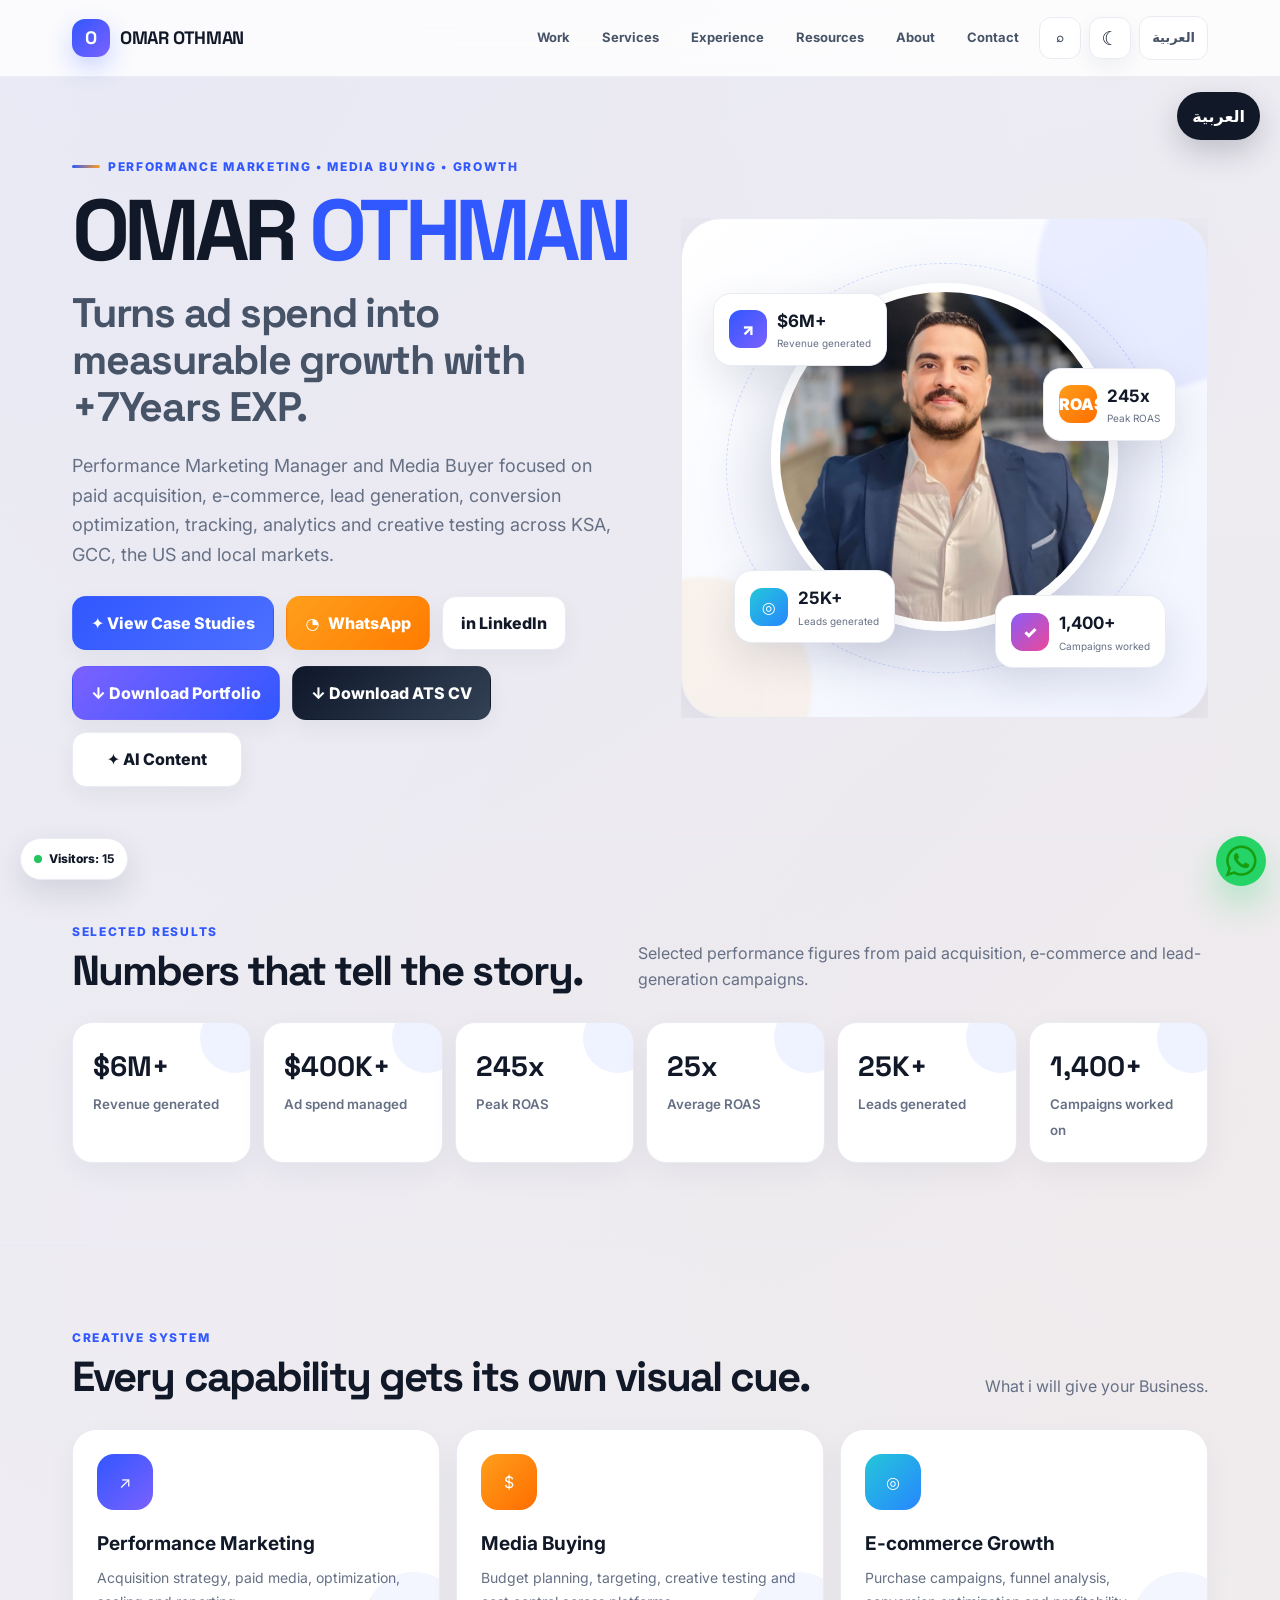
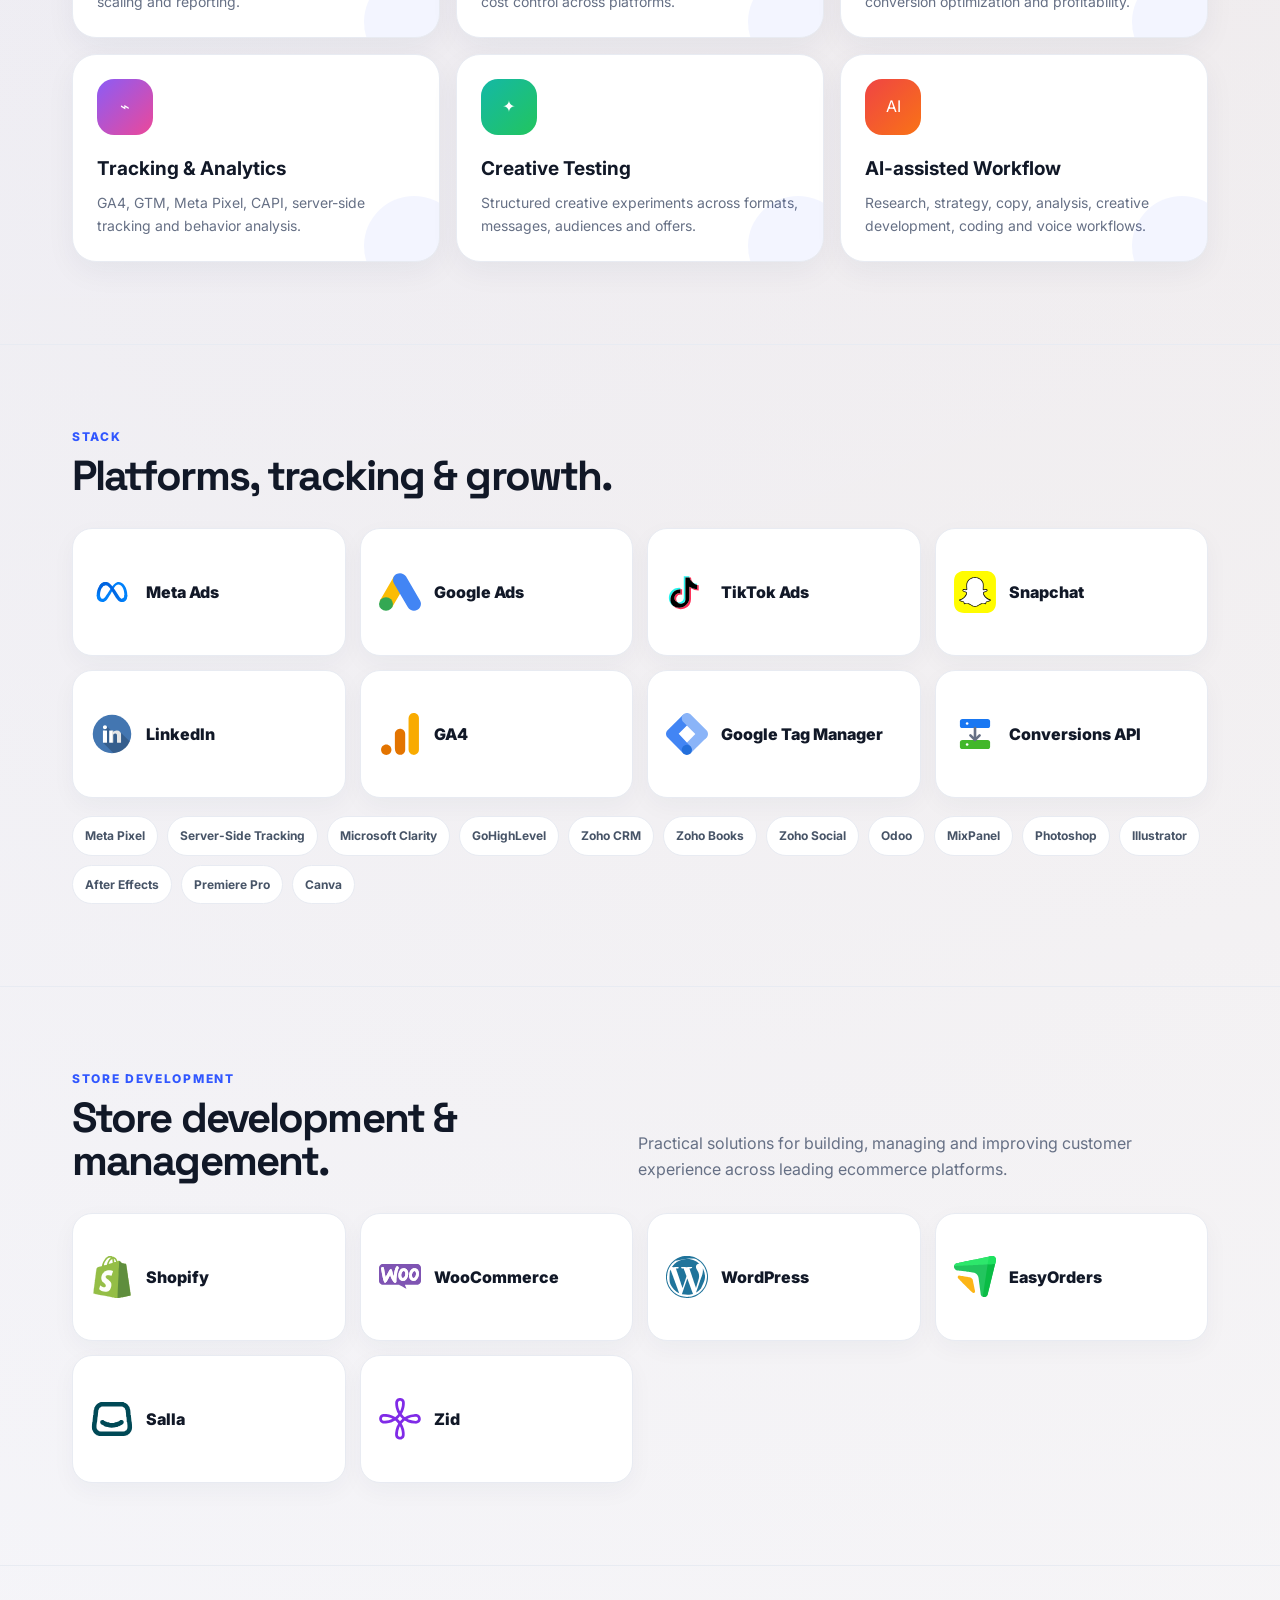
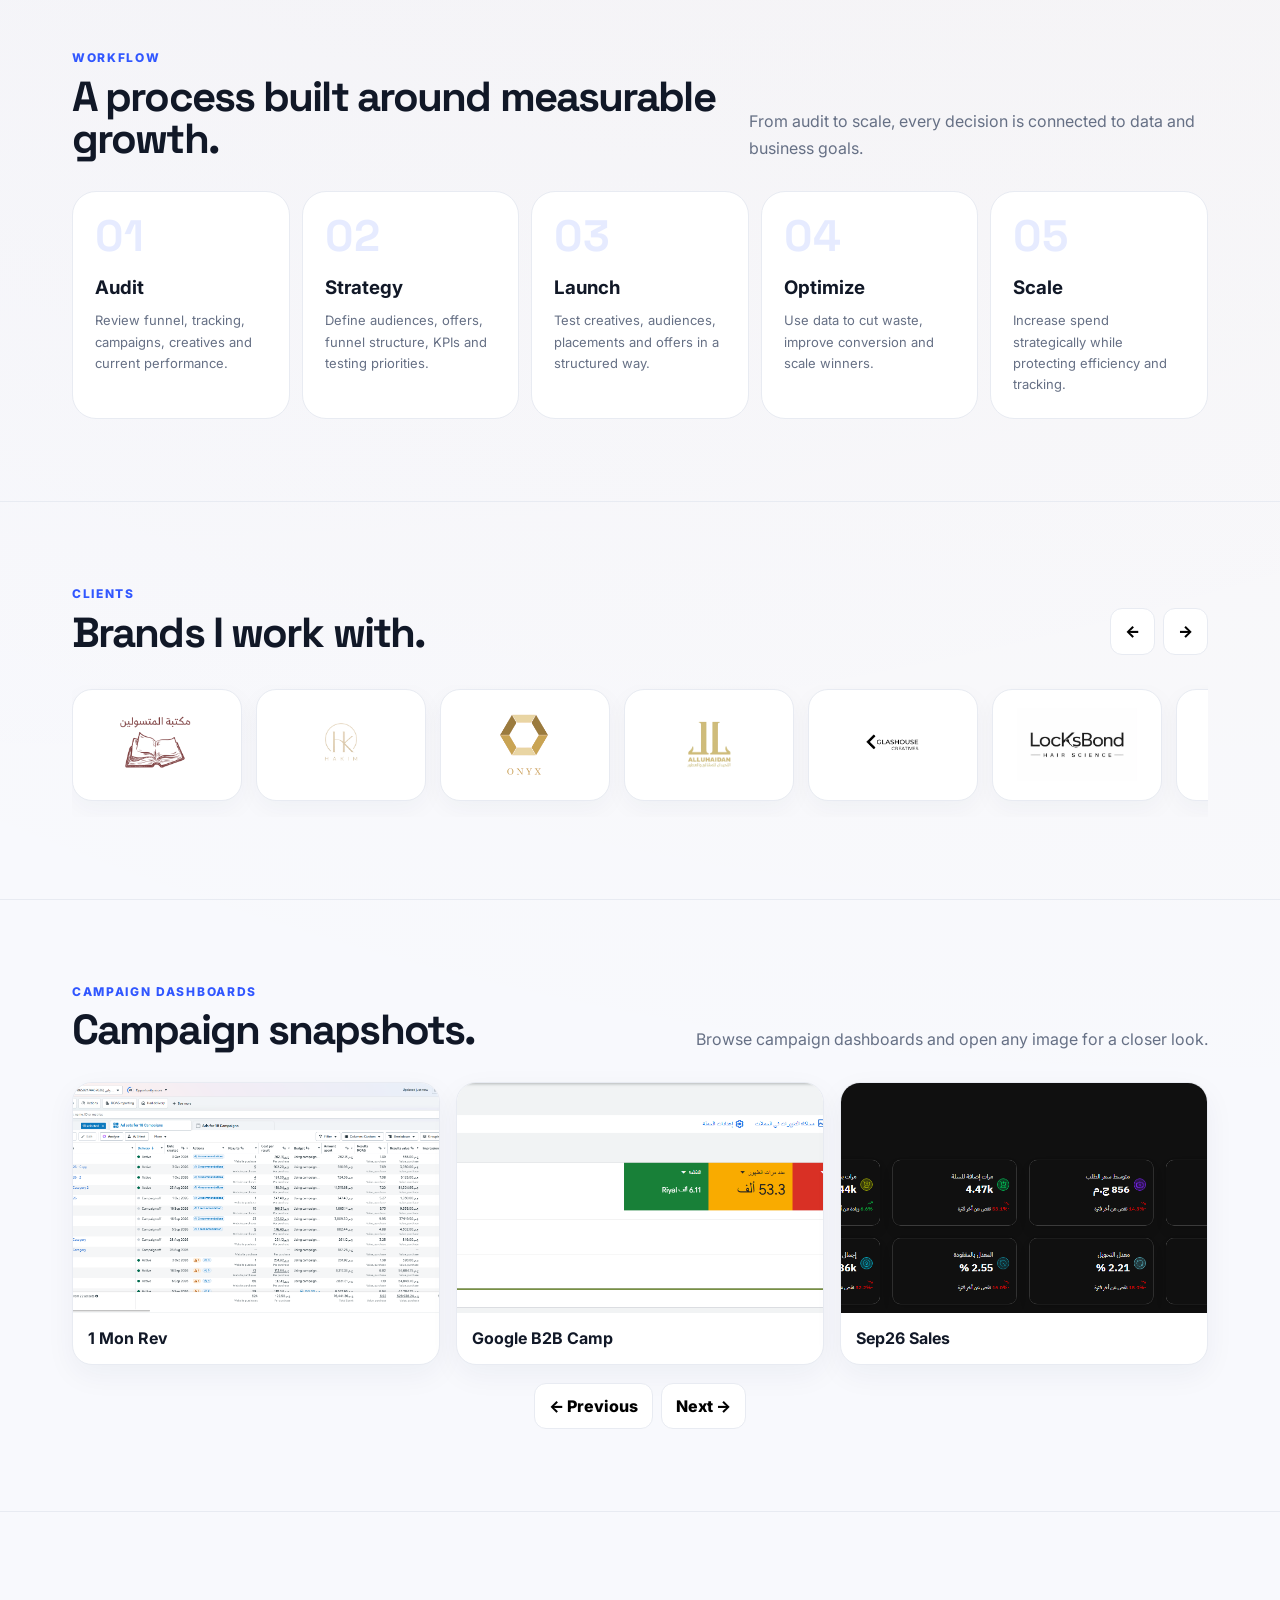
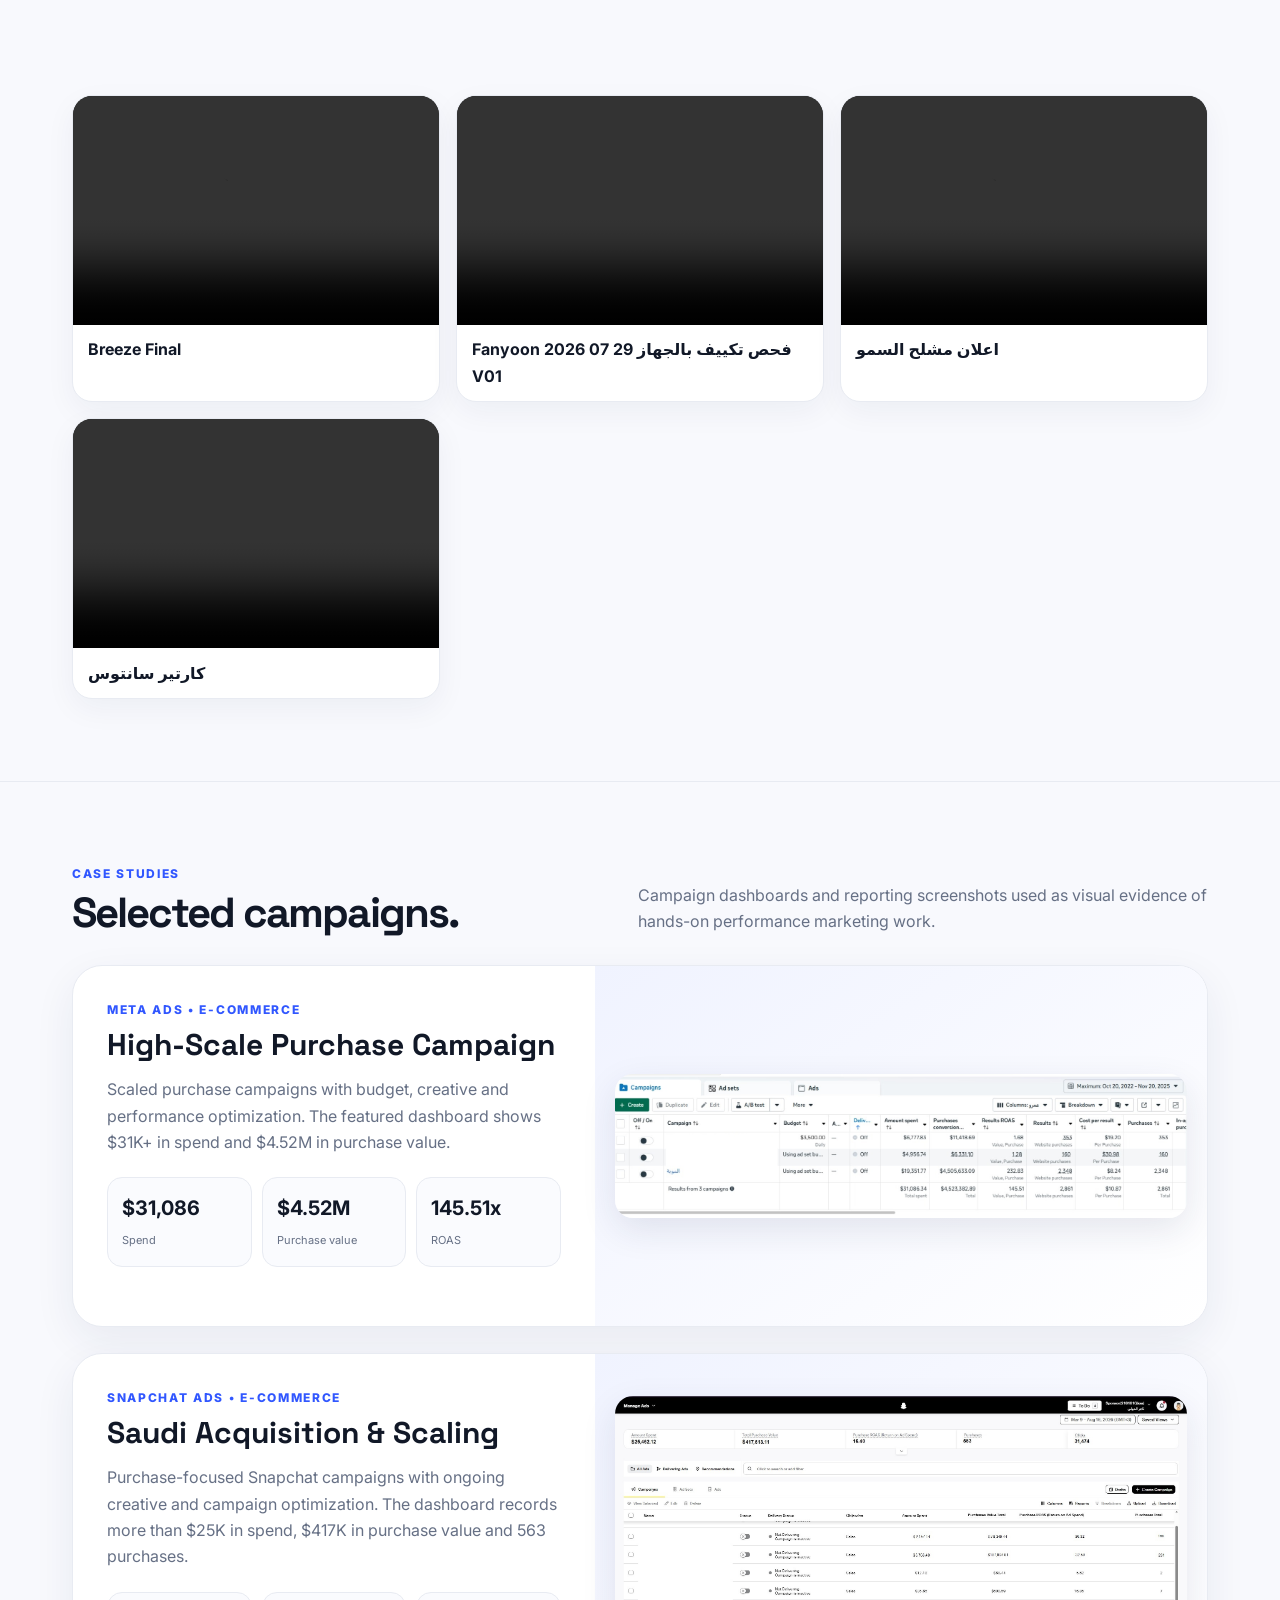
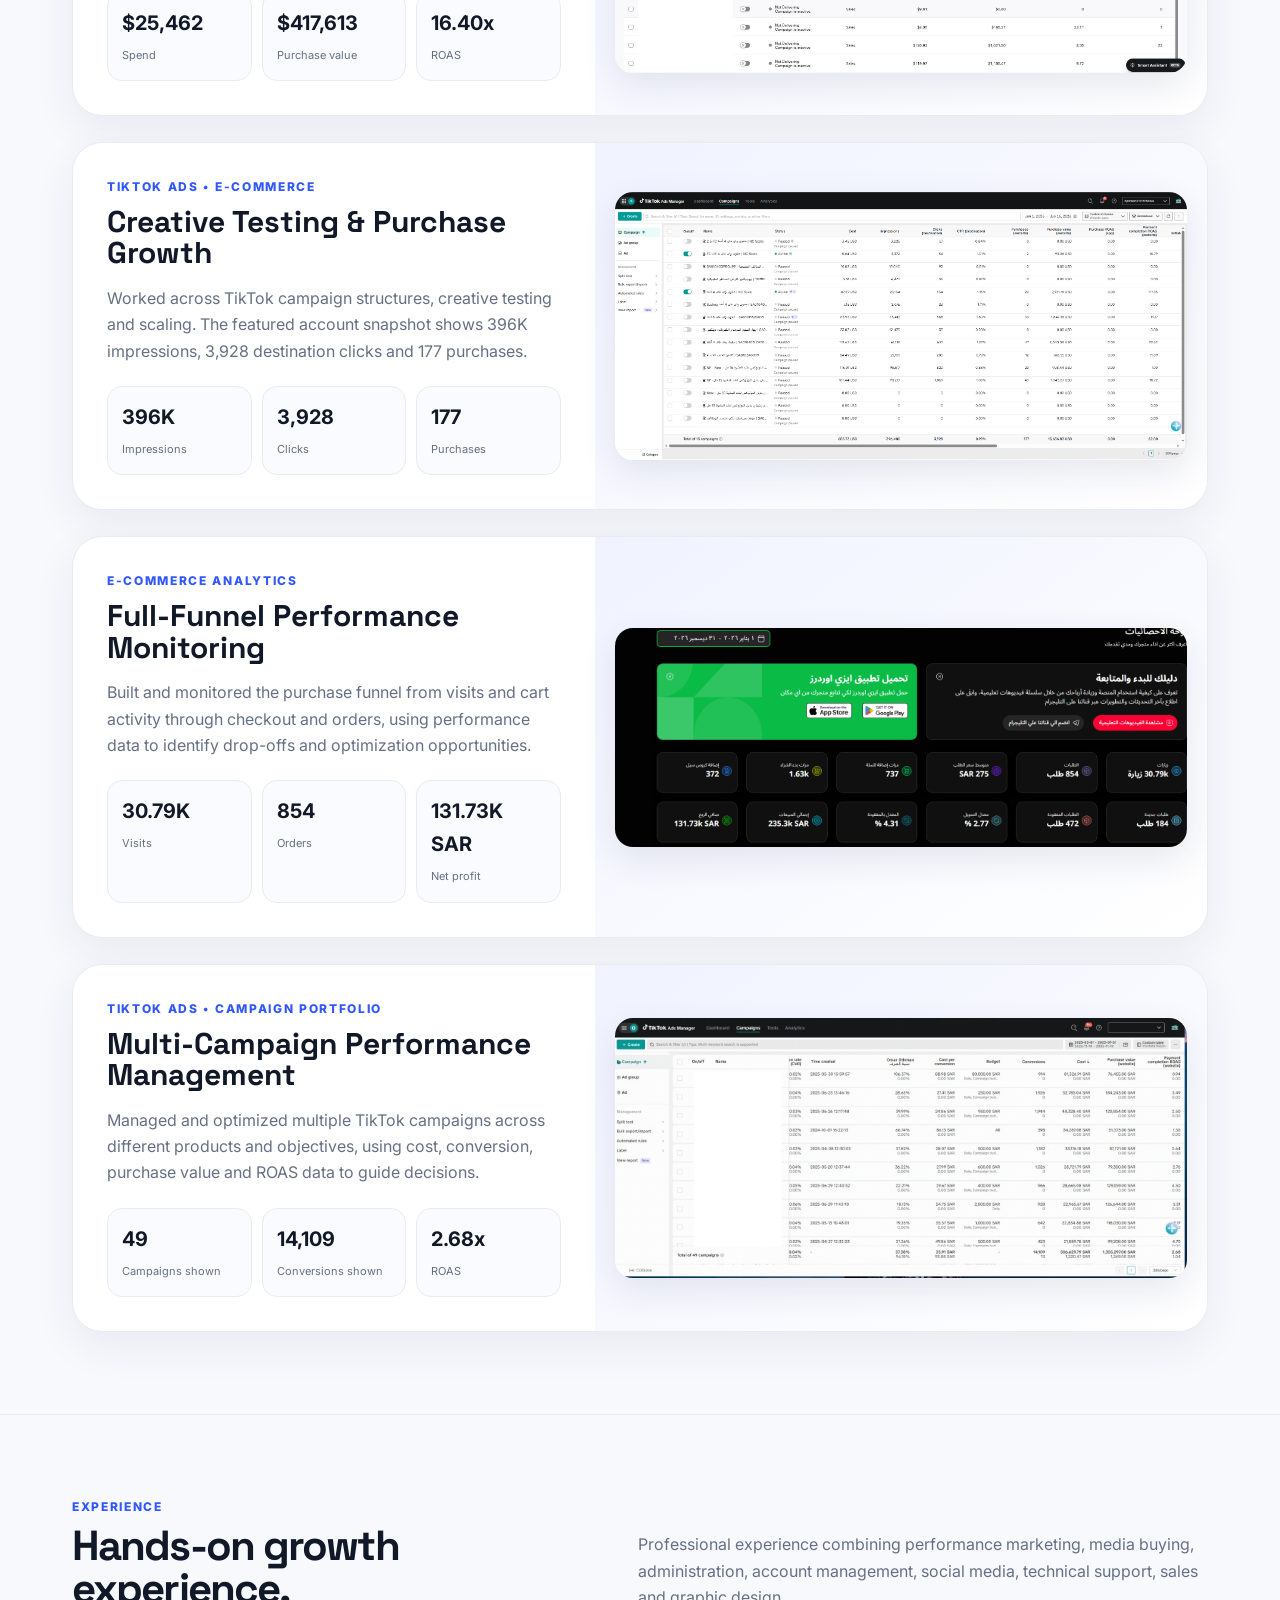
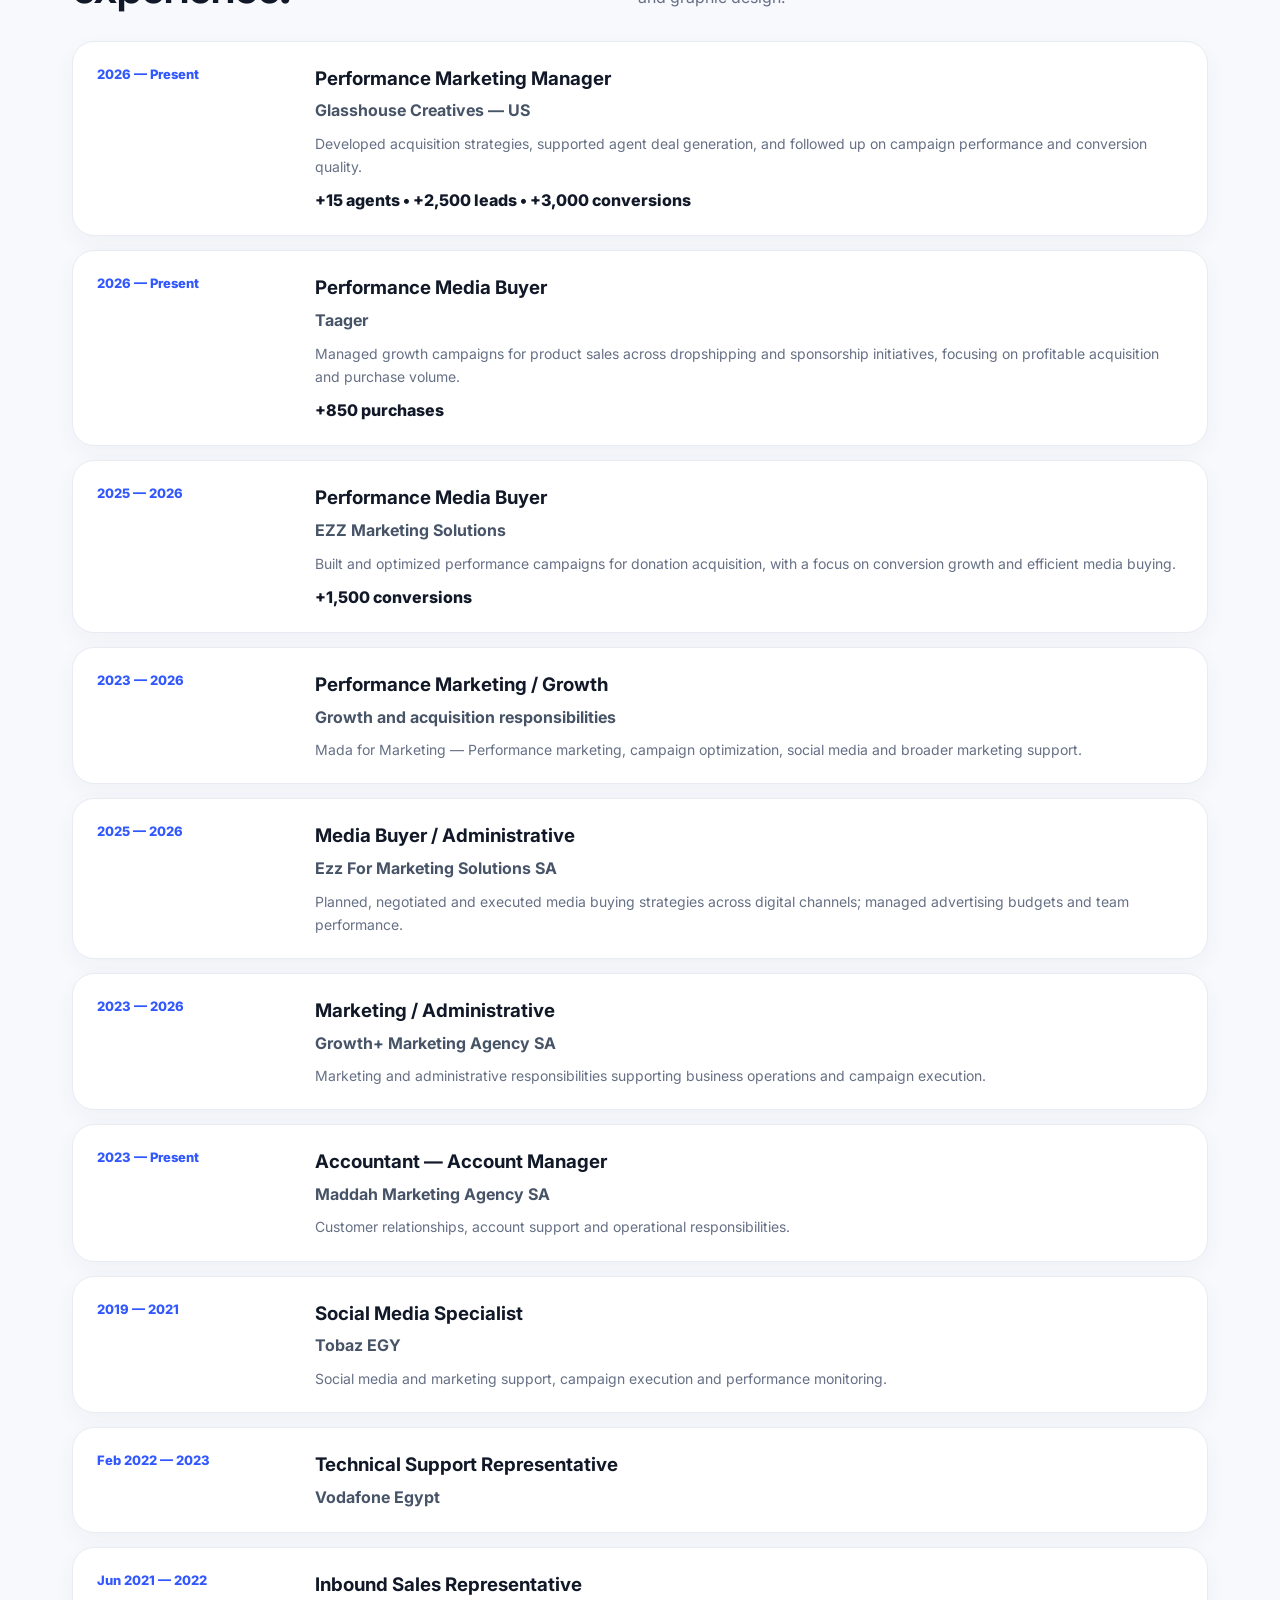
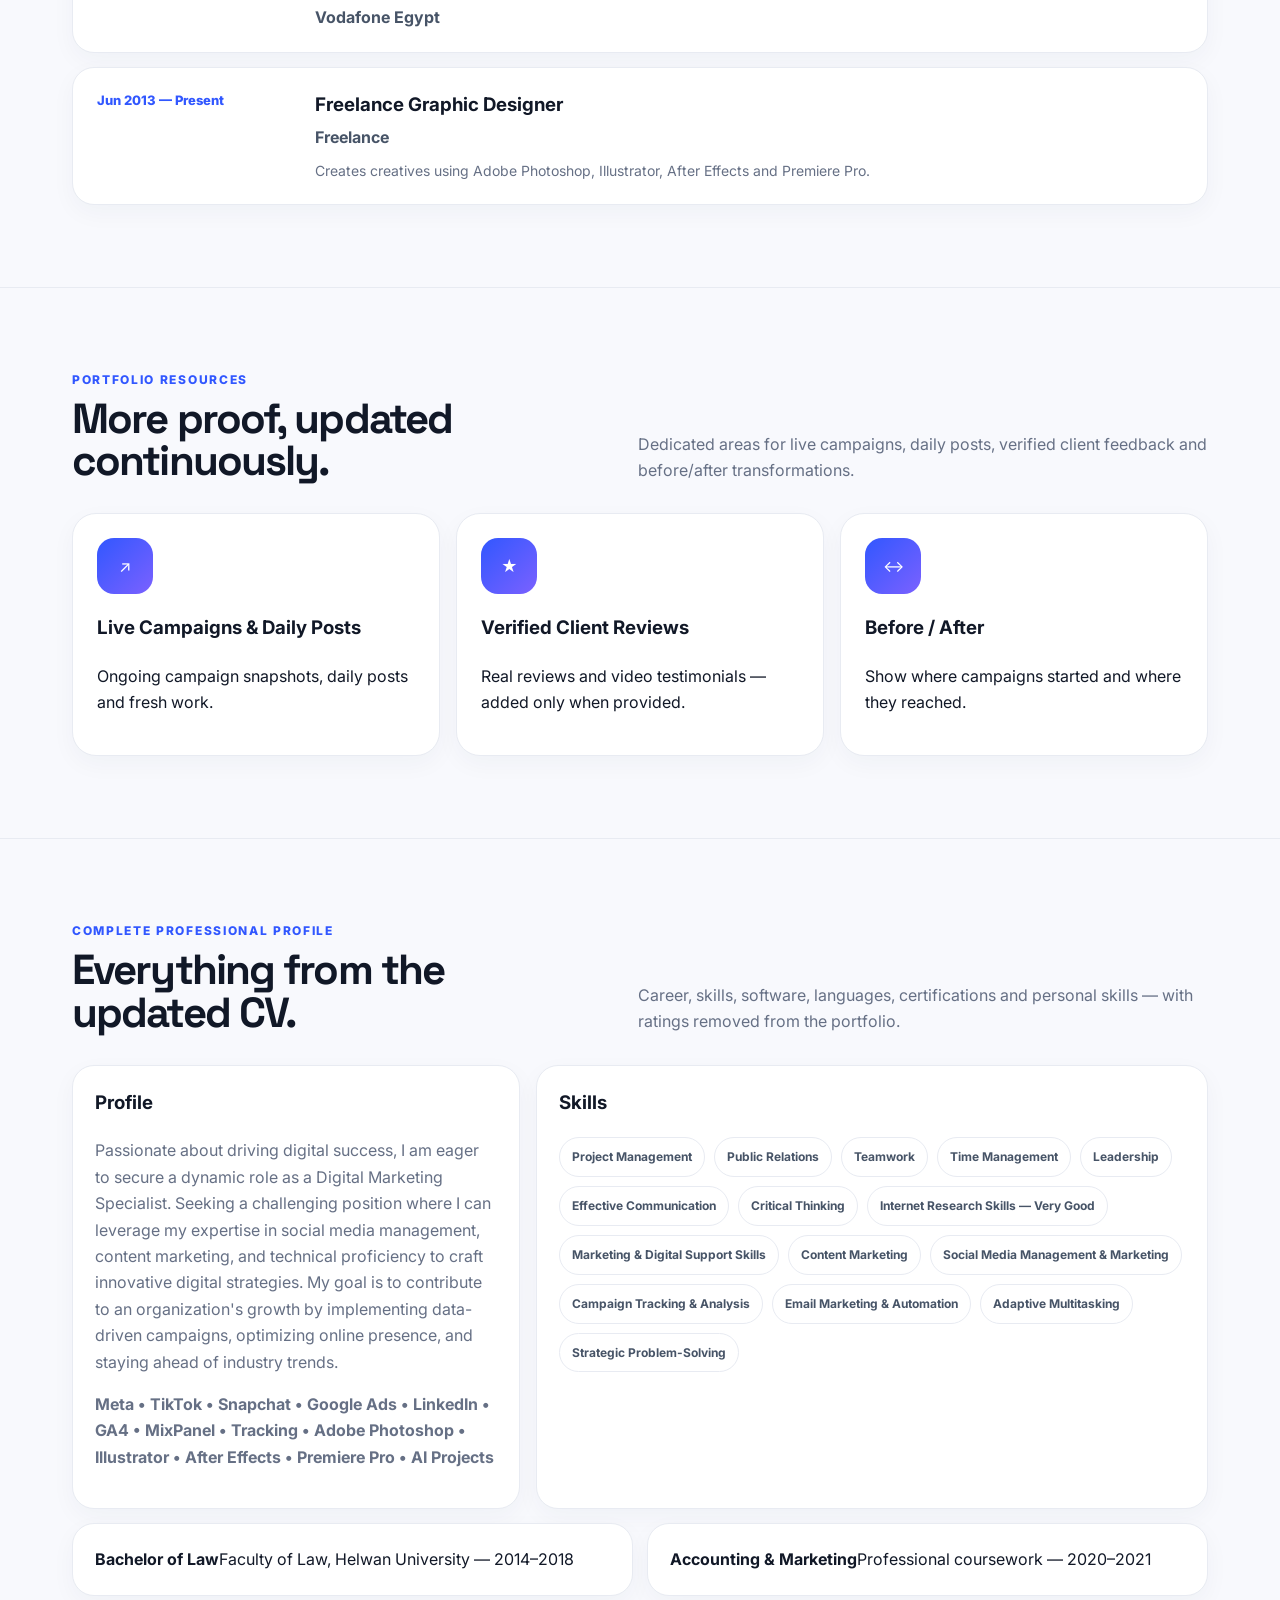
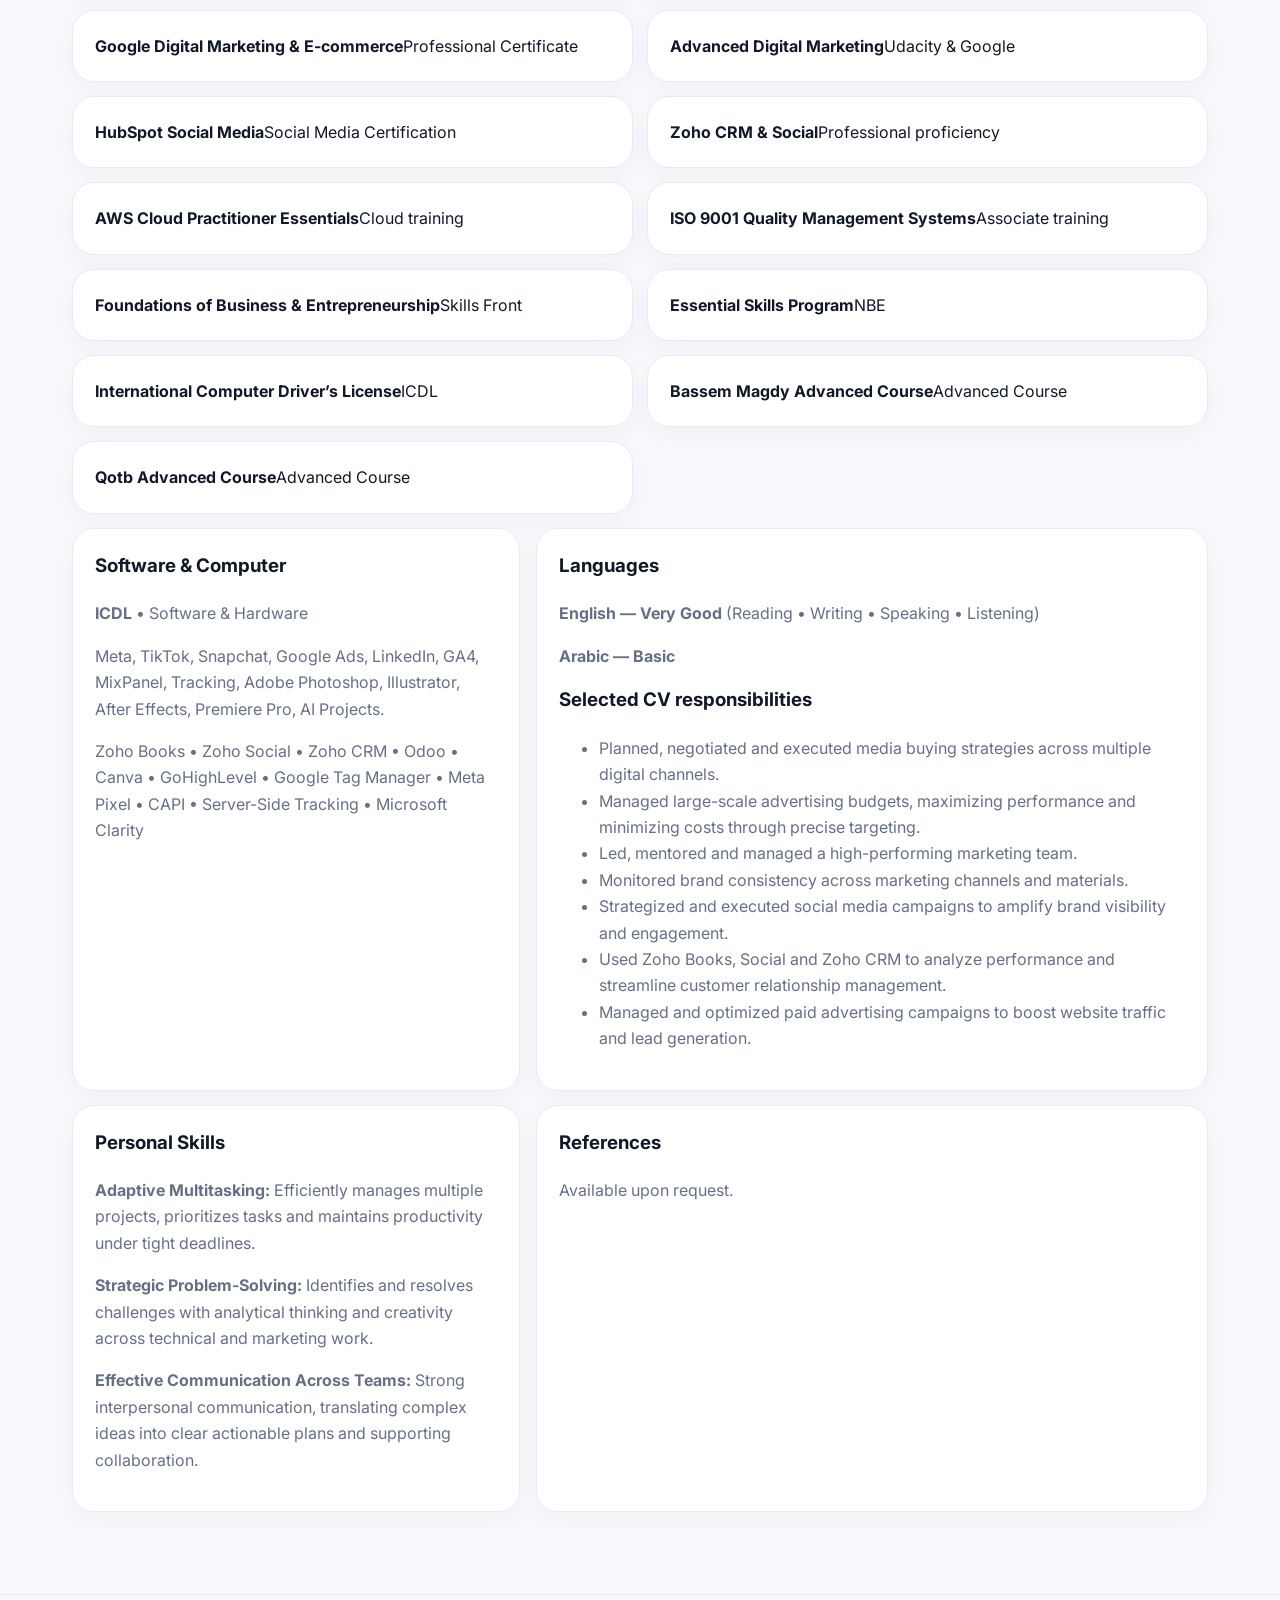
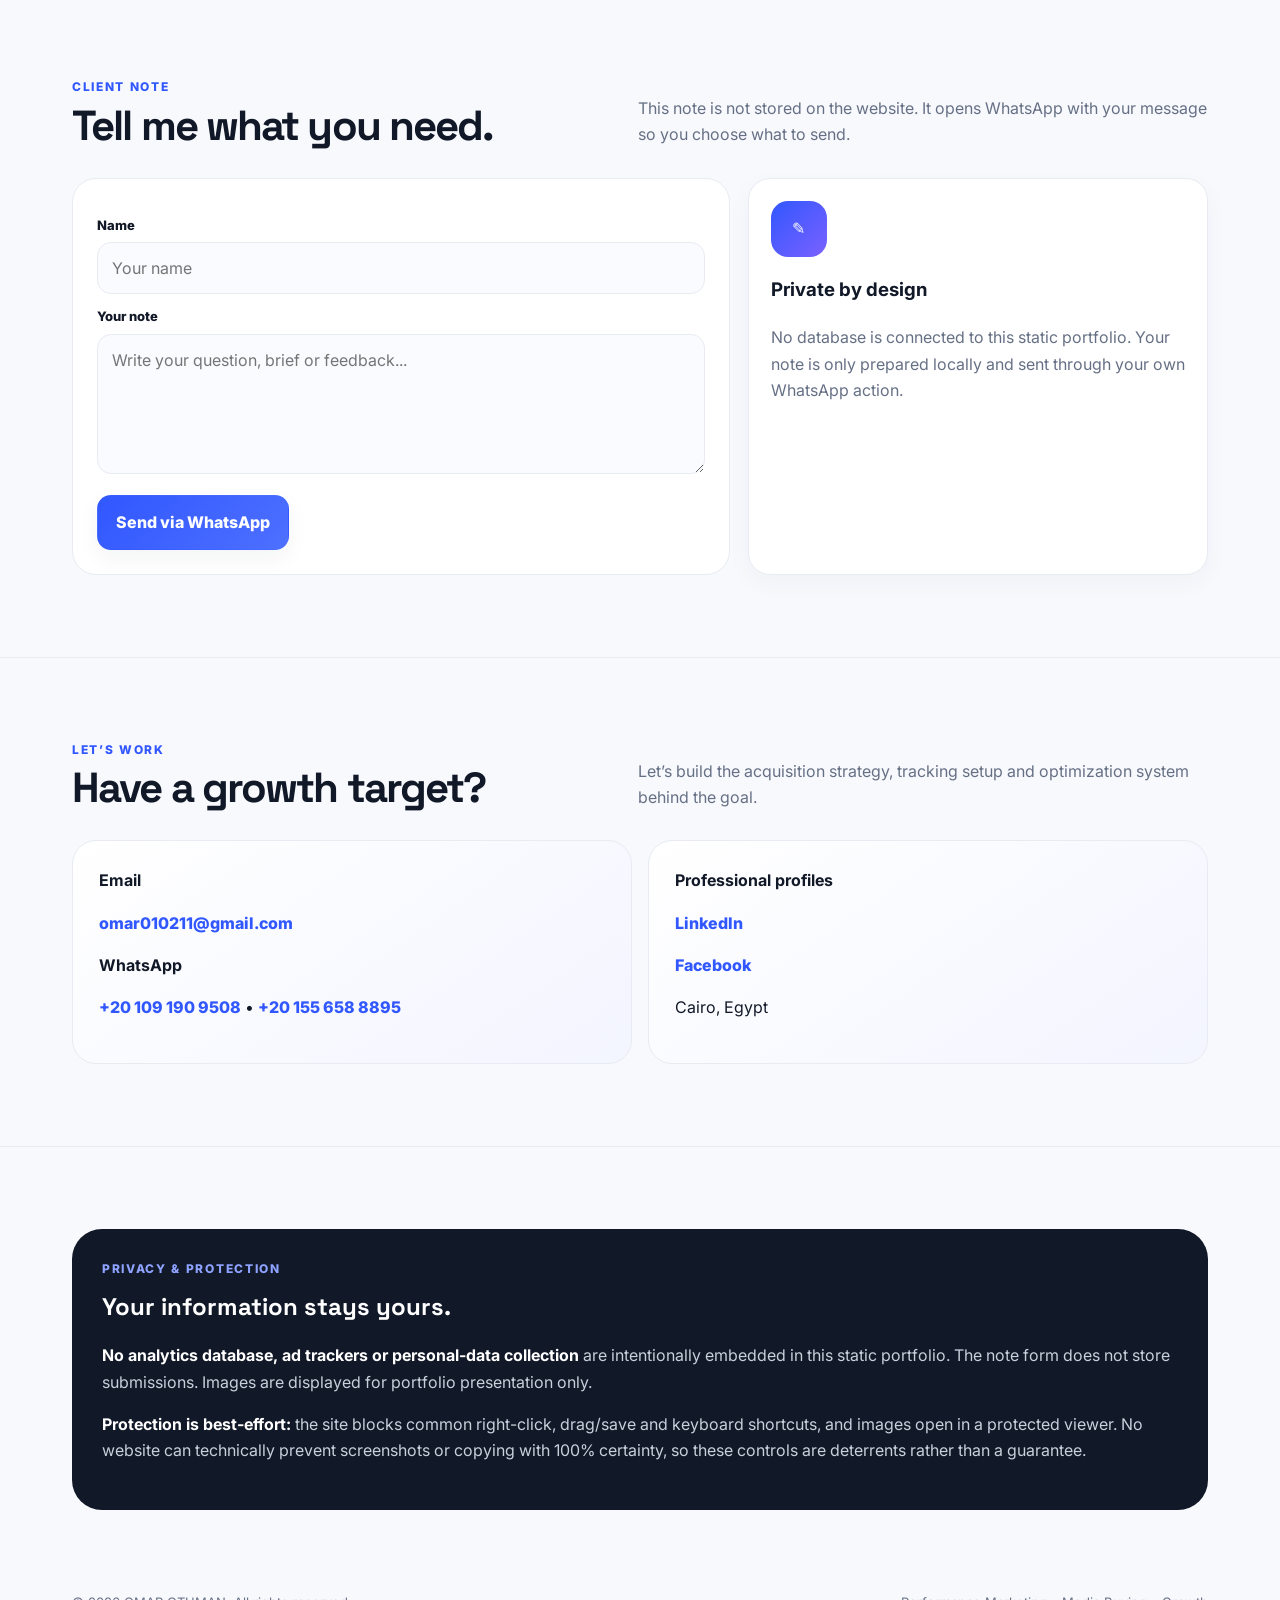
<file: index.html>
<!doctype html>
<!-- Style note: Preserve the original portfolio visual system; only the store-platform section and numeric motion are intentionally extended. -->
<html lang="en" dir="ltr">
<head>
<meta charset="utf-8">
<meta name="viewport" content="width=device-width, initial-scale=1, viewport-fit=cover">
<meta name="description" content="OMAR OTHMAN — Performance Marketing, Media Buying, Growth, E-commerce, Tracking & Analytics.">
<title>OMAR OTHMAN | Performance Marketing Portfolio</title>
<link rel="preconnect" href="https://fonts.googleapis.com">
<link rel="preconnect" href="https://fonts.gstatic.com" crossorigin>
<link href="https://fonts.googleapis.com/css2?family=Cairo:wght@400;500;600;700;800&family=Inter:wght@400;500;600;700;800;900&family=Space+Grotesk:wght@500;600;700&display=swap" rel="stylesheet">
<style>
:root{--bg:#f8f9fd;--surface:#fff;--ink:#111827;--muted:#667085;--blue:#3157ff;--blue2:#6b7cff;--orange:#ff9f1c;--cyan:#24c7d9;--purple:#7b61ff;--line:#e8ebf2;--shadow:0 18px 60px rgba(29,43,82,.10);--radius:28px;--max:1180px}
*{box-sizing:border-box}html{scroll-behavior:smooth}body{margin:0;background:radial-gradient(circle at 10% 0%,rgba(49,87,255,.08),transparent 28%),radial-gradient(circle at 95% 8%,rgba(255,159,28,.08),transparent 24%),var(--bg);color:var(--ink);font-family:Inter,system-ui,sans-serif;line-height:1.65;overflow-x:hidden}body.ar{font-family:Cairo,Inter,sans-serif}body.no-select,* img{-webkit-user-select:none;user-select:none}a{color:inherit;text-decoration:none}button,input,textarea{font:inherit}.wrap{max-width:var(--max);margin:auto;padding:0 22px}
.nav{position:sticky;top:0;z-index:60;background:rgba(255,255,255,.82);backdrop-filter:blur(18px);border-bottom:1px solid rgba(232,235,242,.85)}.navin{height:76px;display:flex;align-items:center;justify-content:space-between;gap:18px}.brand{display:flex;align-items:center;gap:10px;font-family:"Space Grotesk";font-weight:800;letter-spacing:-.02em;font-size:18px;white-space:nowrap}.brandmark{width:38px;height:38px;border-radius:13px;display:grid;place-items:center;color:#fff;background:linear-gradient(135deg,var(--blue),var(--purple));box-shadow:0 10px 24px rgba(49,87,255,.25);animation:float 4s ease-in-out infinite}.links{display:flex;align-items:center;gap:8px}.links a,.iconbtn,.langbtn{border:0;background:transparent;padding:10px 12px;border-radius:12px;color:#475467;font-weight:700;font-size:13px;cursor:pointer}.links a:hover,.iconbtn:hover,.langbtn:hover{background:#f1f4fb;color:var(--blue)}.nav-actions{display:flex;align-items:center;gap:8px}.iconbtn{width:42px;height:42px;padding:0;display:grid;place-items:center;border:1px solid var(--line);background:#fff}.langbtn{border:1px solid var(--line);background:#fff}.menu{display:none}
.hero{padding:72px 0 52px;position:relative}.hero-grid{display:grid;grid-template-columns:1.03fr .97fr;gap:50px;align-items:center}.eyebrow{display:inline-flex;align-items:center;gap:8px;color:var(--blue);font-weight:800;font-size:12px;text-transform:uppercase;letter-spacing:.14em}.eyebrow:before{content:"";width:28px;height:3px;border-radius:99px;background:linear-gradient(90deg,var(--blue),var(--orange))}body.ar .eyebrow{text-transform:none;letter-spacing:0}.hero h1{font-family:"Space Grotesk";font-size:clamp(52px,7.2vw,86px);line-height:.92;letter-spacing:-.065em;margin:15px 0 20px}.hero-name{display:block;white-space:nowrap}.hero-name .accent{color:var(--blue)}.hero-tag{display:block;color:#475467;font-size:.48em;line-height:1.15;letter-spacing:-.03em;margin-top:18px;max-width:650px}.lead{font-size:18px;color:var(--muted);max-width:680px}.actions{display:flex;gap:12px;flex-wrap:wrap;margin-top:26px}.btn{display:inline-flex;align-items:center;justify-content:center;gap:9px;padding:13px 18px;border-radius:14px;border:1px solid var(--line);background:#fff;font-weight:800;box-shadow:0 8px 22px rgba(25,35,65,.05);transition:.25s}.btn:hover{transform:translateY(-3px);box-shadow:0 14px 28px rgba(25,35,65,.10)}.btn.primary{background:linear-gradient(135deg,var(--blue),#4d70ff);border-color:transparent;color:#fff}.btn.orange{background:linear-gradient(135deg,#ff9f1c,#ff7b00);border-color:transparent;color:#fff}.hero-visual{position:relative;min-height:500px}.visual-shell{position:absolute;inset:0;border-radius:40px;background:linear-gradient(145deg,#fff,#f1f4ff);border:1px solid var(--line);box-shadow:var(--shadow);overflow:hidden}.visual-shell:before,.visual-shell:after{content:"";position:absolute;border-radius:50%;filter:blur(2px);opacity:.6}.visual-shell:before{width:240px;height:240px;right:-70px;top:-70px;background:rgba(49,87,255,.14)}.visual-shell:after{width:220px;height:220px;left:-90px;bottom:-80px;background:rgba(255,159,28,.14)}.orbit{position:absolute;inset:45px;border:1px dashed rgba(49,87,255,.18);border-radius:50%;animation:spin 18s linear infinite}.orbit.o2{inset:100px;border-color:rgba(255,159,28,.22);animation-direction:reverse;animation-duration:14s}.portrait{position:absolute;width:66%;aspect-ratio:1;border-radius:50%;object-fit:cover;left:17%;top:13%;border:9px solid #fff;box-shadow:0 24px 70px rgba(40,53,100,.25);z-index:3}.float-card{position:absolute;z-index:5;background:#fff;border:1px solid var(--line);box-shadow:0 16px 40px rgba(29,43,82,.12);border-radius:18px;padding:13px 15px;display:flex;gap:10px;align-items:center;animation:float 5s ease-in-out infinite}.float-card b{font-size:17px}.float-card small{display:block;color:var(--muted);font-size:10px}.fc1{top:15%;left:6%}.fc2{right:6%;top:30%;animation-delay:-1.5s}.fc3{left:10%;bottom:15%;animation-delay:-3s}.fc4{right:8%;bottom:10%;animation-delay:-4s}.mini-icon{width:38px;height:38px;border-radius:12px;display:grid;place-items:center;color:#fff;font-weight:900;background:linear-gradient(135deg,var(--blue),var(--purple))}.fc2 .mini-icon{background:linear-gradient(135deg,var(--orange),#ff6d00)}.fc3 .mini-icon{background:linear-gradient(135deg,var(--cyan),#2786ff)}.fc4 .mini-icon{background:linear-gradient(135deg,#8b5cf6,#ec4899)}
section{padding:82px 0;border-top:1px solid var(--line)}.section-head{display:flex;justify-content:space-between;gap:28px;align-items:end;margin-bottom:30px}.section-kicker{font-size:12px;color:var(--blue);font-weight:800;text-transform:uppercase;letter-spacing:.14em}.section-head h2{font-family:"Space Grotesk";font-size:42px;letter-spacing:-.045em;line-height:1.02;margin:8px 0 0}.section-head p{max-width:570px;color:var(--muted);margin:0}.grid6{display:grid;grid-template-columns:repeat(6,1fr);gap:12px}.stat{background:#fff;border:1px solid var(--line);border-radius:20px;padding:20px;box-shadow:0 10px 30px rgba(29,43,82,.05);position:relative;overflow:hidden}.stat:after{content:"";position:absolute;width:70px;height:70px;border-radius:50%;background:rgba(49,87,255,.08);right:-20px;top:-20px}.stat b{font-family:"Space Grotesk";font-size:28px;display:block;position:relative;z-index:1}.stat small{color:var(--muted);font-weight:600}.cards{display:grid;grid-template-columns:repeat(3,1fr);gap:16px}.icon-card{background:#fff;border:1px solid var(--line);border-radius:24px;padding:24px;box-shadow:0 10px 30px rgba(29,43,82,.05);transition:.3s;position:relative;overflow:hidden}.icon-card:hover{transform:translateY(-7px);box-shadow:0 20px 45px rgba(29,43,82,.11)}.icon-card:after{content:"";position:absolute;inset:auto -25px -35px auto;width:100px;height:100px;border-radius:50%;background:rgba(49,87,255,.06)}.motion-icon{width:56px;height:56px;border-radius:17px;display:grid;place-items:center;color:#fff;background:linear-gradient(135deg,var(--blue),var(--purple));margin-bottom:18px;animation:breathe 3.4s ease-in-out infinite}.icon-card:nth-child(2) .motion-icon{background:linear-gradient(135deg,var(--orange),#ff6d00);animation-delay:-.7s}.icon-card:nth-child(3) .motion-icon{background:linear-gradient(135deg,var(--cyan),#2786ff);animation-delay:-1.4s}.icon-card:nth-child(4) .motion-icon{background:linear-gradient(135deg,#8b5cf6,#ec4899);animation-delay:-2s}.icon-card:nth-child(5) .motion-icon{background:linear-gradient(135deg,#14b8a6,#22c55e);animation-delay:-2.6s}.icon-card:nth-child(6) .motion-icon{background:linear-gradient(135deg,#ef4444,#f97316);animation-delay:-3.1s}.icon-card h3{margin:0 0 7px;font-size:19px}.icon-card p{margin:0;color:var(--muted);font-size:14px}.platforms{display:grid;grid-template-columns:repeat(4,1fr);gap:14px}.platform{background:#fff;border:1px solid var(--line);border-radius:20px;padding:18px;display:flex;align-items:center;gap:13px;font-weight:800;box-shadow:0 8px 25px rgba(29,43,82,.04)}.platform .motion-icon{width:44px;height:44px;min-width:44px;margin:0;border-radius:13px;font-size:12px}.chips{display:flex;gap:9px;flex-wrap:wrap;margin-top:18px}.chip{padding:9px 12px;background:#fff;border:1px solid var(--line);border-radius:999px;color:#475467;font-size:12px;font-weight:700}
.process{display:grid;grid-template-columns:repeat(5,1fr);gap:12px}.step{background:#fff;border:1px solid var(--line);border-radius:24px;padding:22px;position:relative;overflow:hidden}.step-num{font-family:"Space Grotesk";font-size:44px;color:rgba(49,87,255,.12);font-weight:800;line-height:1}.step h3{margin:15px 0 6px}.step p{color:var(--muted);font-size:13px;margin:0}.cases{display:grid;gap:26px}.case{background:#fff;border:1px solid var(--line);border-radius:30px;overflow:hidden;box-shadow:0 14px 42px rgba(29,43,82,.07)}.casegrid{display:grid;grid-template-columns:.92fr 1.08fr;align-items:stretch}.casecopy{padding:34px}.casecopy h3{font-family:"Space Grotesk";font-size:30px;line-height:1.05;margin:9px 0 12px}.casecopy p{color:var(--muted)}.metrics{display:grid;grid-template-columns:repeat(3,1fr);gap:10px;margin-top:22px}.metric{padding:14px;border:1px solid var(--line);border-radius:15px;background:#fafbfe}.metric b{display:block;font-size:20px}.metric small{color:var(--muted);font-size:11px}.gallery{padding:20px;background:linear-gradient(145deg,#f0f3ff,#fff);display:flex;align-items:center;justify-content:center;min-height:360px}.gallery img{width:100%;max-height:430px;object-fit:contain;border-radius:18px;cursor:zoom-in;transition:.3s;box-shadow:0 12px 35px rgba(29,43,82,.10)}.gallery img:hover{transform:scale(1.015)}
.timeline{display:grid;gap:14px}.job{display:grid;grid-template-columns:190px 1fr;gap:28px;background:#fff;border:1px solid var(--line);border-radius:22px;padding:22px 24px;box-shadow:0 8px 25px rgba(29,43,82,.04)}.date{color:var(--blue);font-weight:800;font-size:13px}.job h3{margin:0 0 3px}.company{font-weight:700;color:#475467}.job p{margin:8px 0 0;color:var(--muted);font-size:14px}.result{margin-top:9px;font-weight:800}.result strong{color:var(--orange)}.edu{display:grid;grid-template-columns:repeat(2,1fr);gap:14px}.card{background:#fff;border:1px solid var(--line);border-radius:22px;padding:22px;box-shadow:0 8px 25px rgba(29,43,82,.04)}.card h3{margin-top:0}.card p,.card li{color:var(--muted)}.about{display:grid;grid-template-columns:.8fr 1.2fr;gap:16px}
.feature-pages{display:grid;grid-template-columns:repeat(3,1fr);gap:16px}.feature-link{background:#fff;border:1px solid var(--line);border-radius:24px;padding:24px;box-shadow:0 8px 25px rgba(29,43,82,.04);transition:.3s;display:block}.feature-link:hover{transform:translateY(-6px)}.feature-link .motion-icon{margin-bottom:14px}
.note{display:grid;grid-template-columns:1fr .7fr;gap:18px}.formbox{background:#fff;border:1px solid var(--line);border-radius:24px;padding:24px}.formbox label{display:block;font-weight:800;font-size:13px;margin:12px 0 6px}.formbox input,.formbox textarea{width:100%;border:1px solid var(--line);border-radius:14px;padding:12px 14px;outline:none;background:#fafbfe}.formbox textarea{min-height:140px;resize:vertical}.formbox input:focus,.formbox textarea:focus{border-color:var(--blue);box-shadow:0 0 0 4px rgba(49,87,255,.08)}
.contact{display:grid;grid-template-columns:1fr 1fr;gap:16px}.contactbox{background:linear-gradient(145deg,#fff,#f3f5ff);border:1px solid var(--line);border-radius:24px;padding:26px}.contactbox a{color:var(--blue);font-weight:800}.privacy{background:#111827;color:#fff;border-radius:30px;padding:30px}.privacy p{color:#c8d0dc}.privacy strong{color:#fff}
footer{padding:32px 0 55px;color:#667085;font-size:13px;display:flex;justify-content:space-between;gap:20px}.floating-wa{position:fixed;right:20px;bottom:20px;z-index:80;width:58px;height:58px;border-radius:50%;display:grid;place-items:center;background:#25d366;color:#fff;box-shadow:0 18px 35px rgba(37,211,102,.32);animation:pulse 2.2s infinite}.floating-wa svg{width:29px;height:29px}.wa-tip{position:absolute;right:68px;white-space:nowrap;background:#111827;color:#fff;padding:8px 11px;border-radius:10px;font-size:11px;font-weight:800;opacity:0;transform:translateX(5px);pointer-events:none;transition:.2s}.floating-wa:hover .wa-tip{opacity:1;transform:none}.floating-lang{position:fixed;right:20px;top:92px;z-index:80;padding:11px 15px;border-radius:999px;background:#111827;color:#fff;border:0;box-shadow:0 12px 30px rgba(17,24,39,.2);font-weight:800;cursor:pointer}.visitor{position:fixed;left:20px;bottom:20px;z-index:70;background:#fff;border:1px solid var(--line);box-shadow:0 12px 30px rgba(29,43,82,.13);padding:10px 13px;border-radius:999px;font-size:12px;font-weight:800}.visitor .dot{display:inline-block;width:8px;height:8px;border-radius:50%;background:#22c55e;margin-right:7px;animation:pulse 1.5s infinite}
.modal{position:fixed;inset:0;background:rgba(13,18,35,.9);z-index:200;display:none;align-items:center;justify-content:center;padding:24px}.modal.open{display:flex}.modal-panel{max-width:min(1000px,94vw);max-height:92vh;background:#fff;border-radius:24px;padding:14px;position:relative}.modal-panel img,.modal-panel video{display:block;max-width:100%;max-height:84vh;border-radius:16px;object-fit:contain}.modal-close{position:absolute;right:10px;top:10px;width:42px;height:42px;border-radius:50%;border:0;background:#111827;color:#fff;font-size:24px;cursor:pointer;z-index:3}.lang-modal,.search-modal{background:rgba(13,18,35,.55);backdrop-filter:blur(8px)}.popup-card{width:min(560px,94vw);background:#fff;border-radius:28px;padding:30px;box-shadow:0 30px 90px rgba(0,0,0,.22);position:relative}.popup-card h3{font-family:"Space Grotesk";font-size:30px;line-height:1.05;margin:0 0 8px}.popup-card p{color:var(--muted)}.search-input{width:100%;padding:15px 16px;border:1px solid var(--line);border-radius:15px;outline:0;font-size:16px}.suggestions{display:flex;flex-wrap:wrap;gap:8px;margin-top:14px}.suggestions button{border:1px solid var(--line);background:#f7f8fc;border-radius:999px;padding:9px 12px;font-weight:700;cursor:pointer}.search-results{margin-top:18px;display:grid;gap:8px}.search-results a{padding:12px 14px;border:1px solid var(--line);border-radius:14px;background:#fafbfe;font-weight:700}
.reveal{opacity:0;transform:translateY(18px);transition:opacity .7s ease,transform .7s ease}.reveal.show{opacity:1;transform:none}@keyframes float{0%,100%{transform:translateY(0)}50%{transform:translateY(-8px)}}@keyframes spin{to{transform:rotate(360deg)}}@keyframes breathe{0%,100%{transform:translateY(0) rotate(0)}50%{transform:translateY(-4px) rotate(3deg)}}@keyframes pulse{0%,100%{box-shadow:0 0 0 0 rgba(37,211,102,.35)}50%{box-shadow:0 0 0 10px rgba(37,211,102,0)}}
body.ar{direction:rtl}.ar-only{display:none}body.ar .en-only{display:none}body.ar .ar-only{display:block}body.ar .navin,body.ar .section-head,body.ar .hero-grid,body.ar .job,body.ar .casegrid,body.ar .note{direction:rtl}body.ar .links{flex-direction:row-reverse}body.ar .visitor{left:auto;right:20px}body.ar .floating-wa{right:auto;left:20px}body.ar .floating-lang{right:auto;left:20px}.menu-btn{display:none}
@media(max-width:980px){.links a{display:none}.menu-btn{display:grid;place-items:center;width:42px;height:42px;border:1px solid var(--line);background:#fff;border-radius:12px;cursor:pointer}.navin{position:relative}.links.open{position:absolute;left:16px;right:16px;top:68px;display:flex;flex-direction:column;align-items:stretch;background:#fff;border:1px solid var(--line);border-radius:18px;padding:10px;box-shadow:var(--shadow)}.links.open a{display:block}.hero-grid,.about,.contact,.note,.casegrid{grid-template-columns:1fr}.hero-visual{min-height:470px}.grid6{grid-template-columns:repeat(3,1fr)}.cards{grid-template-columns:repeat(2,1fr)}.platforms{grid-template-columns:repeat(2,1fr)}.process{grid-template-columns:repeat(3,1fr)}.feature-pages{grid-template-columns:1fr 1fr}.section-head{align-items:flex-start;flex-direction:column}.job{grid-template-columns:1fr;gap:8px}}
@media(max-width:620px){.wrap{padding:0 16px}.navin{height:68px}.brand{font-size:16px}.nav-actions .iconbtn{display:none}.hero{padding:45px 0 30px}.hero h1{font-size:52px}.hero-name{white-space:normal}.hero-visual{min-height:370px}.portrait{width:62%;left:19%;top:17%}.orbit{inset:32px}.orbit.o2{inset:78px}.float-card{padding:9px 10px}.float-card b{font-size:13px}.float-card small{font-size:9px}.fc1{left:3%;top:10%}.fc2{right:3%;top:26%}.fc3{left:3%;bottom:12%}.fc4{right:3%;bottom:7%}.section-head h2{font-size:34px}.grid6,.cards,.platforms,.process,.feature-pages,.edu{grid-template-columns:1fr}.metrics{grid-template-columns:1fr 1fr}.gallery{min-height:280px}.job{padding:19px}.floating-lang{top:82px;right:12px}.floating-wa{right:14px;bottom:14px}.visitor{left:12px;bottom:14px}.privacy{padding:22px}}
/* Print: portfolio PDF uses the same visual system, but removes interactive UI */
@page{size:A4;margin:0} @media print{body{background:#fff!important}.nav,.floating-wa,.floating-lang,.visitor,.actions,.download-actions,.modal,.menu-btn,.iconbtn{display:none!important}section{border-top:1px solid #e8ebf2;padding:28px 0;break-inside:avoid}.hero{min-height:277mm;padding:24px 0;display:flex;align-items:center}.hero-grid{grid-template-columns:1fr 1fr;gap:24px}.hero h1{font-size:52px}.hero-visual{min-height:230mm}.grid6{grid-template-columns:repeat(3,1fr)}.cards{grid-template-columns:repeat(2,1fr)}.platforms{grid-template-columns:repeat(3,1fr)}.process{grid-template-columns:repeat(2,1fr)}.case{break-before:page}.casegrid{grid-template-columns:1fr}.gallery{min-height:130mm}.gallery img{max-height:125mm}.job{grid-template-columns:130px 1fr}.privacy{break-before:page}footer{padding-bottom:20px}}
.platform img{width:42px;height:42px;object-fit:contain;display:block;transition:transform .35s ease,filter .35s ease}.platform:hover img{transform:translateY(-5px) rotate(-3deg);filter:drop-shadow(0 10px 14px rgba(31,78,121,.18))}.platform{min-height:128px}.platform span{font-weight:850}
/* Premium dark mode */
html[data-theme="dark"]{color-scheme:dark}
html[data-theme="dark"] body{--bg:#070a13;--surface:#0d1220;--ink:#f4f7ff;--muted:#aab4c8;--line:#202a3d;--shadow:0 22px 70px rgba(0,0,0,.45);background:radial-gradient(circle at 12% 0%,rgba(49,87,255,.20),transparent 30%),radial-gradient(circle at 88% 4%,rgba(123,97,255,.16),transparent 28%),radial-gradient(circle at 50% 100%,rgba(255,159,28,.08),transparent 35%),#070a13;color:var(--ink)}
html[data-theme="dark"] .nav{background:rgba(7,10,19,.78);border-bottom-color:rgba(68,82,112,.45)}
html[data-theme="dark"] .links a,html[data-theme="dark"] .iconbtn,html[data-theme="dark"] .langbtn{color:#dbe4f7}
html[data-theme="dark"] .links a:hover,html[data-theme="dark"] .iconbtn:hover,html[data-theme="dark"] .langbtn:hover{background:#151d2f;color:#8ea2ff}
html[data-theme="dark"] .iconbtn,html[data-theme="dark"] .langbtn,html[data-theme="dark"] .theme-toggle{background:rgba(16,22,36,.9);border-color:#27324a}
html[data-theme="dark"] .hero p,html[data-theme="dark"] .section-head p,html[data-theme="dark"] .icon-card p,html[data-theme="dark"] .platform,html[data-theme="dark"] .lead,html[data-theme="dark"] .muted{color:var(--muted)}
html[data-theme="dark"] .visual-shell{background:linear-gradient(145deg,#11192b,#0b1020);border-color:#25304a;box-shadow:0 25px 80px rgba(0,0,0,.45)}
html[data-theme="dark"] .visual-shell:before{background:rgba(49,87,255,.24)}html[data-theme="dark"] .visual-shell:after{background:rgba(255,159,28,.16)}
html[data-theme="dark"] .float-card,html[data-theme="dark"] .stat,html[data-theme="dark"] .icon-card,html[data-theme="dark"] .platform,html[data-theme="dark"] .step,html[data-theme="dark"] .case,html[data-theme="dark"] .card,html[data-theme="dark"] .contactbox,html[data-theme="dark"] .formbox,html[data-theme="dark"] .feature-link,html[data-theme="dark"] .edu .card{background:linear-gradient(145deg,#101727,#0b1120);border-color:#26324a;box-shadow:0 18px 45px rgba(0,0,0,.28)}
html[data-theme="dark"] .metric,html[data-theme="dark"] .chip,html[data-theme="dark"] input,html[data-theme="dark"] textarea{background:#0a101d;border-color:#28344c;color:#f4f7ff}
html[data-theme="dark"] .gallery{background:linear-gradient(145deg,#0d1424,#11192b)}
html[data-theme="dark"] section{border-top-color:#1c2638}
html[data-theme="dark"] .privacy{background:linear-gradient(135deg,#0b1220,#111a31)!important;border-color:#263b63!important}
html[data-theme="dark"] .modal{background:rgba(2,5,12,.88)}html[data-theme="dark"] .popup-card{background:linear-gradient(145deg,#101727,#0a101d);border-color:#2a3852;color:#f4f7ff}
html[data-theme="dark"] footer{color:#8f9bb0}
.theme-toggle{width:42px;height:42px;border-radius:12px;border:1px solid var(--line);background:#fff;display:grid;place-items:center;cursor:pointer;color:#111827;box-shadow:0 8px 22px rgba(25,35,65,.06);transition:.25s}
.theme-toggle:hover{transform:translateY(-2px) rotate(-8deg);box-shadow:0 12px 28px rgba(49,87,255,.16)}
.theme-icon{font-size:19px;line-height:1}.no-translate{unicode-bidi:isolate}
html[data-theme="dark"] .theme-toggle{color:#ffe9a6;background:linear-gradient(145deg,#171e31,#0d1322);box-shadow:0 0 0 1px rgba(123,97,255,.15),0 10px 30px rgba(0,0,0,.35)}
.floating-wa .wa-tip{max-width:180px;overflow:hidden;text-overflow:ellipsis}
html[data-theme="dark"] .floating-wa{box-shadow:0 0 0 5px rgba(37,211,102,.08),0 18px 45px rgba(37,211,102,.30)}
body.ar .wa-tip{direction:rtl}
@media(max-width:620px){.theme-toggle{width:40px;height:40px}.wa-tip{right:auto;left:68px}.floating-wa{width:56px;height:56px}}

/* Final dark-mode pass: no unintended white surfaces */
html[data-theme="dark"] body{background:#050812;color:#f5f7ff}
html[data-theme="dark"] .nav{background:rgba(5,8,18,.90)!important;color:#f5f7ff}
html[data-theme="dark"] .links.open{background:#0b1220!important;border-color:#26324a!important}
html[data-theme="dark"] .btn:not(.primary):not(.orange),
html[data-theme="dark"] .iconbtn,
html[data-theme="dark"] .langbtn,
html[data-theme="dark"] .theme-toggle,
html[data-theme="dark"] .menu-btn{background:#0c1322!important;color:#f4f7ff!important;border-color:#2a3852!important}
html[data-theme="dark"] .btn:not(.primary):not(.orange):hover,
html[data-theme="dark"] .iconbtn:hover,
html[data-theme="dark"] .langbtn:hover,
html[data-theme="dark"] .menu-btn:hover{background:#151f34!important;color:#9eb0ff!important}
html[data-theme="dark"] .hero-tag{color:#d4dbea!important}
html[data-theme="dark"] .stat,
html[data-theme="dark"] .icon-card,
html[data-theme="dark"] .platform,
html[data-theme="dark"] .step,
html[data-theme="dark"] .case,
html[data-theme="dark"] .job,
html[data-theme="dark"] .card,
html[data-theme="dark"] .contactbox,
html[data-theme="dark"] .formbox,
html[data-theme="dark"] .feature-link,
html[data-theme="dark"] .edu .card,
html[data-theme="dark"] .float-card{background:linear-gradient(145deg,#0e1626,#080f1c)!important;color:#f4f7ff!important}
html[data-theme="dark"] .platform span,
html[data-theme="dark"] .job h3,
html[data-theme="dark"] .company,
html[data-theme="dark"] .card h3,
html[data-theme="dark"] .icon-card h3,
html[data-theme="dark"] .casecopy h3,
html[data-theme="dark"] .step h3,
html[data-theme="dark"] .contactbox b,
html[data-theme="dark"] .popup-card h3{color:#f4f7ff!important}
html[data-theme="dark"] .company{color:#b9c4d8!important}
html[data-theme="dark"] .metric,
html[data-theme="dark"] .chip,
html[data-theme="dark"] input,
html[data-theme="dark"] textarea,
html[data-theme="dark"] .search-input{background:#070d18!important;color:#f4f7ff!important;border-color:#2b3952!important}
html[data-theme="dark"] .search-input::placeholder,
html[data-theme="dark"] input::placeholder,
html[data-theme="dark"] textarea::placeholder{color:#7f8ca3!important}
html[data-theme="dark"] .suggestions button{background:#0d1627!important;color:#dce5f6!important;border-color:#2a3852!important}
html[data-theme="dark"] .search-results a{background:#0d1627!important;color:#e8edfa!important;border-color:#2a3852!important}
html[data-theme="dark"] .modal-panel{background:#080f1c!important;border:1px solid #26324a!important}
html[data-theme="dark"] .portrait{border-color:#111a2b!important;box-shadow:0 24px 80px rgba(0,0,0,.55)}
html[data-theme="dark"] .gallery{background:linear-gradient(145deg,#080f1b,#0f192a)!important}
html[data-theme="dark"] .visitor{background:#0d1627!important;color:#e8edfa!important;border-color:#2a3852!important}
html[data-theme="dark"] footer{color:#8794ab!important}
html[data-theme="dark"] .floating-lang{background:#e9eefc!important;color:#0a1020!important;border:1px solid #b9c6e6!important}
html[data-theme="dark"] .floating-wa .wa-tip{background:#f4f7ff!important;color:#07101d!important}
body.ar .floating-wa .wa-tip{right:auto;left:68px;direction:rtl;text-align:right}
.whatsapp-cta{white-space:nowrap;min-width:120px}
.wa-label{display:inline-block;white-space:nowrap;direction:ltr;unicode-bidi:isolate}

.download-actions{display:flex;gap:12px;flex-wrap:wrap;margin-top:16px}
.download-actions .btn{min-width:170px}
.download-actions .btn.download-portfolio{background:linear-gradient(135deg,var(--purple),var(--blue));color:#fff;border-color:transparent}
.download-actions .btn.download-cv{background:linear-gradient(135deg,#0f172a,#334155);color:#fff;border-color:transparent}
html[data-theme="dark"] .download-actions .btn.download-cv{background:linear-gradient(135deg,#1e293b,#475569);color:#fff}
@media(max-width:640px){.download-actions{display:grid;grid-template-columns:1fr}.download-actions .btn{width:100%;min-width:0}}

.logo-track{display:flex;gap:14px;overflow-x:auto;padding:4px 2px 16px;scroll-snap-type:x mandatory}.logo-tile{flex:0 0 170px;height:112px;display:grid;place-items:center;background:#fff;border:1px solid var(--line);border-radius:20px;padding:18px;scroll-snap-align:start;box-shadow:0 8px 25px rgba(29,43,82,.04)}.logo-tile img{max-width:100%;max-height:74px;object-fit:contain}.logo-controls,.campaign-nav{display:flex;gap:8px}.logo-controls button,.campaign-nav button{border:1px solid var(--line);background:#fff;border-radius:12px;padding:9px 14px;font-weight:800;cursor:pointer}.dashboard-grid{display:grid;grid-template-columns:repeat(3,1fr);gap:16px}.dashboard-card{background:#fff;border:1px solid var(--line);border-radius:20px;overflow:hidden;cursor:zoom-in;box-shadow:0 10px 30px rgba(29,43,82,.05)}.dashboard-card img{width:100%;height:230px;object-fit:cover;display:block}.dashboard-card span{display:block;padding:12px 15px;font-weight:700}.campaign-nav{justify-content:center;margin-top:18px}.gallery-empty{color:var(--muted);padding:18px 0}@media(max-width:760px){.dashboard-grid{grid-template-columns:repeat(2,1fr)}.logo-tile{flex-basis:140px;height:100px}}@media(max-width:480px){.dashboard-grid{grid-template-columns:1fr}.dashboard-card img{height:210px}}
.ai-video-grid{display:grid;grid-template-columns:repeat(3,1fr);gap:16px}.ai-video-card{background:#fff;border:1px solid var(--line);border-radius:20px;overflow:hidden;box-shadow:0 10px 30px rgba(29,43,82,.05)}.ai-video-card video{width:100%;display:block;aspect-ratio:16/10;background:#111;object-fit:contain}.ai-video-card span{display:block;padding:12px 15px;font-weight:700}@media(max-width:760px){.ai-video-grid{grid-template-columns:repeat(2,1fr)}}@media(max-width:480px){.ai-video-grid{grid-template-columns:1fr}}</style>
<style>
/* FINAL RESPONSIVE / RTL / WHATSAPP STABILITY PATCH */
html,body{max-width:100%;overflow-x:clip;-webkit-text-size-adjust:100%;}
body{min-width:0;overscroll-behavior-x:none;}
img,video,svg{max-width:100%;}
.nav,.navin,.links,.nav-actions,.actions,.download-actions,.hero-grid,.casegrid,.about,.contact,.note,.section-head,.job,.cards,.platforms,.process,.feature-pages{min-width:0;}
.nav{isolation:isolate;}
.navin{gap:12px;}
.brand{flex:0 0 auto;}
.links{min-width:0;}
.menu-btn{flex:0 0 auto;}
.nav-actions{flex:0 0 auto;}
.hero-grid>*{min-width:0;}
.hero-visual{width:100%;max-width:100%;overflow:hidden;contain:layout paint;}
.hero-visual .portrait{max-width:none;}
.float-card{max-width:42%;}
.btn{max-width:100%;}
.floating-wa{width:50px;height:50px;right:max(14px,env(safe-area-inset-right));bottom:max(14px,env(safe-area-inset-bottom));padding:0;display:grid;place-items:center;overflow:visible;}
.floating-wa img{width:32px;height:32px;display:block;object-fit:contain;}
.wa-tip{right:60px;font-size:10px;padding:7px 9px;border-radius:9px;z-index:2;}
html[dir="rtl"] .floating-wa{right:auto;left:max(14px,env(safe-area-inset-left));}
html[dir="rtl"] .wa-tip{right:auto;left:60px;}
.lang-modal .popup-card{width:min(360px,calc(100vw - 32px));padding:22px;border-radius:20px;}
.lang-modal .popup-card h3{font-size:22px;line-height:1.2;margin-bottom:7px;}
.lang-modal .popup-card p{font-size:13px;line-height:1.6;margin:0 0 14px;}
.lang-modal .motion-icon{width:42px;height:42px;font-size:14px;}
.lang-modal .btn{padding:10px 14px;font-size:13px;}
.lang-modal .modal-close{width:34px;height:34px;font-size:20px;}
html[data-theme="dark"] .lang-modal .popup-card,html[data-theme="dark"] .search-modal .popup-card{background:linear-gradient(145deg,#111a2c,#0a1020);color:#f5f7ff;border-color:#293653;}
html[data-theme="dark"] .lang-modal .popup-card p,html[data-theme="dark"] .search-modal .popup-card p{color:#aeb9ce;}
html[data-theme="dark"] .search-input{background:#0b1220;color:#f5f7ff;border-color:#2b3954;}
html[data-theme="dark"] .suggestions button{background:#111b2e;color:#dbe5f8;border-color:#2b3954;}
@media(max-width:980px){
  .navin{height:70px;}
  .menu-btn{display:grid!important;position:relative;z-index:3;}
  .links{display:none;position:absolute!important;left:12px!important;right:12px!important;top:calc(100% + 8px)!important;width:auto!important;max-height:calc(100svh - 90px);overflow:auto;-webkit-overflow-scrolling:touch;flex-direction:column!important;align-items:stretch!important;gap:4px!important;padding:10px!important;border-radius:18px!important;z-index:120;background:rgba(255,255,255,.98)!important;box-shadow:0 20px 60px rgba(20,30,60,.18)!important;border:1px solid var(--line)!important;}
  .links.open{display:flex!important;}
  .links a{display:block!important;padding:12px 14px!important;min-height:44px;}
  .links .nav-actions{display:flex!important;order:-1;justify-content:flex-end;padding:2px 2px 8px;}
  .links .nav-actions .iconbtn{display:grid!important;}
  html[dir="rtl"] .links{text-align:right;}
}
@media(max-width:640px){
  .wrap{padding-left:max(16px,env(safe-area-inset-left));padding-right:max(16px,env(safe-area-inset-right));}
  .navin{height:64px;}
  .brand{font-size:15px;letter-spacing:-.02em;}
  .brandmark{width:34px;height:34px;border-radius:11px;}
  .hero{padding-top:38px!important;overflow:hidden;}
  .hero h1{font-size:clamp(40px,13vw,58px)!important;word-break:normal;overflow-wrap:anywhere;}
  .hero-name{display:block;white-space:normal!important;}
  .hero-tag{display:block;}
  .hero-visual{min-height:330px!important;margin-top:12px;}
  .float-card{max-width:38%;padding:7px 8px!important;}
  .float-card b{font-size:12px!important;}
  .float-card small{font-size:8px!important;}
  .fc1{left:1%!important}.fc2{right:1%!important}.fc3{left:1%!important}.fc4{right:1%!important;}
  .floating-wa{width:46px;height:46px;}
  .floating-wa img{width:29px;height:29px;}
  .wa-tip{display:none;}
  .floating-lang{top:78px!important;right:10px!important;left:auto!important;padding:8px 11px!important;font-size:11px!important;}
  html[dir="rtl"] .floating-lang{right:auto!important;left:10px!important;}
  .visitor{font-size:10px;padding:8px 10px;bottom:10px!important;}
  .modal{padding:14px!important;min-height:100svh;}
  .modal-panel{max-width:96vw;max-height:90svh;padding:8px;}
  .modal-panel img,.modal-panel video{max-height:82svh;}
}
@media(prefers-reduced-motion:reduce){*,*::before,*::after{scroll-behavior:auto!important;animation-duration:.001ms!important;animation-iteration-count:1!important;transition-duration:.001ms!important;}}
html[data-theme="dark"] .links{background:#0b1220!important;color:#f4f7ff;border-color:#2a3852!important;}
html[data-theme="dark"] .links a{color:#dbe5f8!important;}
html[data-theme="dark"] .links .nav-actions{border-bottom:1px solid #25324b;}
.ai-video-grid{display:grid;grid-template-columns:repeat(3,1fr);gap:16px}.ai-video-card{background:#fff;border:1px solid var(--line);border-radius:20px;overflow:hidden;box-shadow:0 10px 30px rgba(29,43,82,.05)}.ai-video-card video{width:100%;display:block;aspect-ratio:16/10;background:#111;object-fit:contain}.ai-video-card span{display:block;padding:12px 15px;font-weight:700}@media(max-width:760px){.ai-video-grid{grid-template-columns:repeat(2,1fr)}}@media(max-width:480px){.ai-video-grid{grid-template-columns:1fr}}</style><script type="text/javascript">
    (function(c,l,a,r,i,t,y){
        c[a]=c[a]||function(){(c[a].q=c[a].q||[]).push(arguments)};
        t=l.createElement(r);t.async=1;t.src="https://www.clarity.ms/tag/"+i;
        y=l.getElementsByTagName(r)[0];y.parentNode.insertBefore(t,y);
    })(window, document, "clarity", "script", "y4cbi8gt7r");
</script>
<link rel="icon" type="image/svg+xml" href="assets/favicon.svg">
<link rel="icon" href="assets/favicon.svg">
</head>
<body lang="en" dir="ltr">
<header class="nav"><div class="wrap navin">
<a class="brand" href="#top"><span class="brandmark no-translate" translate="no">O</span><span>OMAR OTHMAN</span></a>
<button class="menu-btn" id="menuBtn" aria-label="Menu">☰</button>
<nav class="links" id="navLinks">
<a href="#work">Work</a><a href="#services">Services</a><a href="#experience">Experience</a><a href="#resources">Resources</a><a href="#about">About</a><a href="#contact">Contact</a>
<div class="nav-actions"><button class="iconbtn" id="searchBtn" aria-label="Search">⌕</button><button class="theme-toggle" id="themeToggle" type="button" aria-label="Toggle dark mode" title="Toggle dark mode"><span class="theme-icon">☾</span></button><button class="langbtn" id="langTop">العربية</button></div>
</nav></div></header>
<button class="floating-lang" id="floatingLang">العربية</button>
<a class="floating-wa" href="https://wa.me/201091909508" target="_blank" rel="noopener" aria-label="WhatsApp"><img src="assets/whatsapp-logo.png" alt="WhatsApp" translate="no"><span class="wa-tip" data-en="Chat with Omar" data-ar="تواصل مع عمر">Chat with Omar</span></a>
<div class="visitor"><span class="dot"></span><span>Visitors: <b id="visitorCount">7</b></span></div>
<main id="top">
<section class="hero" style="border-top:0"><div class="wrap"><div class="hero-grid">
<div class="reveal"><div class="eyebrow">Performance Marketing • Media Buying • Growth</div>
<h1><span class="hero-name">OMAR <span class="accent">OTHMAN</span></span><span class="hero-tag">Turns ad spend into measurable growth with +7Years EXP.</span></h1>
<p class="lead">Performance Marketing Manager and Media Buyer focused on paid acquisition, e-commerce, lead generation, conversion optimization, tracking, analytics and creative testing across KSA, GCC, the US and local markets.</p>
<div class="actions"><a class="btn primary" href="#work">✦ View Case Studies</a><a class="btn orange whatsapp-cta" href="https://wa.me/201091909508" target="_blank" rel="noopener">◔ <span class="wa-label" translate="no">WhatsApp</span></a><a class="btn" href="https://www.linkedin.com/in/omar-othman-0090b6220" target="_blank" rel="noopener">in LinkedIn</a></div><div class="download-actions reveal" aria-label="Downloads">
<a class="btn download-portfolio" href="downloads/OMAR_OTHMAN_Performance_Portfolio_2026.pdf" download>↓ Download Portfolio</a>
<a class="btn download-cv" href="downloads/OMAR_OTHMAN_ATS_CV_2026.pdf" download>↓ Download ATS CV</a>
<a class="btn" href="#ai-videos">✦ AI Content</a>
</div>
</div>
<div class="hero-visual reveal"><div class="visual-shell"></div><div class="orbit"></div><div class="orbit o2"></div><img class="portrait zoomable" src="assets/profile.jpg" alt="Omar Othman portrait"><div class="float-card fc1"><div class="mini-icon no-translate" translate="no">↗</div><div><b data-bind="stats.revenue">$6M+</b><small>Revenue generated</small></div></div><div class="float-card fc2"><div class="mini-icon no-translate" translate="no">ROAS</div><div><b data-bind="stats.peakRoas">245x</b><small>Peak ROAS</small></div></div><div class="float-card fc3"><div class="mini-icon no-translate" translate="no">◎</div><div><b data-bind="stats.leads">25K+</b><small>Leads generated</small></div></div><div class="float-card fc4"><div class="mini-icon no-translate" translate="no">✓</div><div><b data-bind="stats.campaigns">1,400+</b><small>Campaigns worked</small></div></div></div>
</div></div></section>
<section id="results"><div class="wrap"><div class="section-head reveal"><div><div class="section-kicker">Selected results</div><h2>Numbers that tell the story.</h2></div><p>Selected performance figures from paid acquisition, e-commerce and lead-generation campaigns.</p></div><div class="grid6 reveal">
<div class="stat"><b data-bind="stats.revenue">$6M+</b><small>Revenue generated</small></div><div class="stat"><b data-bind="stats.spend">$400K+</b><small>Ad spend managed</small></div><div class="stat"><b data-bind="stats.peakRoas">245x</b><small>Peak ROAS</small></div><div class="stat"><b data-bind="stats.avgRoas">25x</b><small>Average ROAS</small></div><div class="stat"><b data-bind="stats.leads">25K+</b><small>Leads generated</small></div><div class="stat"><b data-bind="stats.campaigns">1,400+</b><small>Campaigns worked on</small></div></div></div></section>
<section id="services"><div class="wrap"><div class="section-head reveal"><div><div class="section-kicker">Creative system</div><h2>Every capability gets its own visual cue.</h2></div><p>What i will give your Business.</p></div><div class="cards reveal">
<div class="icon-card"><div class="motion-icon">↗</div><h3>Performance Marketing</h3><p>Acquisition strategy, paid media, optimization, scaling and reporting.</p></div><div class="icon-card"><div class="motion-icon">$</div><h3>Media Buying</h3><p>Budget planning, targeting, creative testing and cost control across platforms.</p></div><div class="icon-card"><div class="motion-icon">◎</div><h3>E-commerce Growth</h3><p>Purchase campaigns, funnel analysis, conversion optimization and profitability.</p></div><div class="icon-card"><div class="motion-icon">⌁</div><h3>Tracking & Analytics</h3><p>GA4, GTM, Meta Pixel, CAPI, server-side tracking and behavior analysis.</p></div><div class="icon-card"><div class="motion-icon">✦</div><h3>Creative Testing</h3><p>Structured creative experiments across formats, messages, audiences and offers.</p></div><div class="icon-card"><div class="motion-icon">AI</div><h3>AI-assisted Workflow</h3><p>Research, strategy, copy, analysis, creative development, coding and voice workflows.</p></div>
</div></div></section>
<section id="stack"><div class="wrap"><div class="section-head reveal"><div><div class="section-kicker">Stack</div><h2>Platforms, tracking & growth.</h2></div></div><div class="platforms reveal">
<div class="platform"><img src="assets/icons/meta.svg" alt="Meta logo"><span>Meta Ads</span></div>
<div class="platform"><img src="assets/icons/google-ads.svg" alt="Google Ads logo"><span>Google Ads</span></div>
<div class="platform"><img src="assets/icons/tiktok.svg" alt="TikTok logo"><span>TikTok Ads</span></div>
<div class="platform"><img src="assets/icons/snapchat.svg" alt="Snapchat logo"><span>Snapchat</span></div>
<div class="platform"><img src="assets/icons/linkedin.svg" alt="LinkedIn logo"><span>LinkedIn</span></div>
<div class="platform"><img src="assets/icons/ga4.svg" alt="Google Analytics 4 logo"><span>GA4</span></div>
<div class="platform"><img src="assets/icons/gtm.svg" alt="Google Tag Manager logo"><span>Google Tag Manager</span></div>
<div class="platform"><img src="assets/icons/capi.svg" alt="Conversions API icon"><span>Conversions API</span></div>
</div><div class="chips reveal"><span class="chip">Meta Pixel</span><span class="chip">Server-Side Tracking</span><span class="chip">Microsoft Clarity</span><span class="chip">GoHighLevel</span><span class="chip">Zoho CRM</span><span class="chip">Zoho Books</span><span class="chip">Zoho Social</span><span class="chip">Odoo</span><span class="chip">MixPanel</span><span class="chip">Photoshop</span><span class="chip">Illustrator</span><span class="chip">After Effects</span><span class="chip">Premiere Pro</span><span class="chip">Canva</span></div></div></section>
<section id="store-development"><div class="wrap"><div class="section-head reveal"><div><div class="section-kicker">Store development</div><h2>Store development & management.</h2></div><p>Practical solutions for building, managing and improving customer experience across leading ecommerce platforms.</p></div><div class="platforms reveal"><div class="platform"><img src="assets/icons/store/shopify.svg" alt="Shopify logo" loading="lazy"><span>Shopify</span></div><div class="platform"><img src="assets/icons/store/woocommerce.svg" alt="WooCommerce logo" loading="lazy"><span>WooCommerce</span></div><div class="platform"><img src="assets/icons/store/wordpress.svg" alt="WordPress logo" loading="lazy"><span>WordPress</span></div><div class="platform"><img src="assets/icons/store/easyorders.svg" alt="EasyOrders logo" loading="lazy"><span>EasyOrders</span></div><div class="platform"><img src="assets/icons/store/salla.svg" alt="Salla logo" loading="lazy"><span>Salla</span></div><div class="platform"><img src="assets/icons/store/zid.svg" alt="Zid logo" loading="lazy"><span>Zid</span></div></div></div></section>
<section id="process"><div class="wrap"><div class="section-head reveal"><div><div class="section-kicker">Workflow</div><h2>A process built around measurable growth.</h2></div><p>From audit to scale, every decision is connected to data and business goals.</p></div><div class="process reveal"><div class="step"><div class="step-num">01</div><h3>Audit</h3><p>Review funnel, tracking, campaigns, creatives and current performance.</p></div><div class="step"><div class="step-num">02</div><h3>Strategy</h3><p>Define audiences, offers, funnel structure, KPIs and testing priorities.</p></div><div class="step"><div class="step-num">03</div><h3>Launch</h3><p>Test creatives, audiences, placements and offers in a structured way.</p></div><div class="step"><div class="step-num">04</div><h3>Optimize</h3><p>Use data to cut waste, improve conversion and scale winners.</p></div><div class="step"><div class="step-num">05</div><h3>Scale</h3><p>Increase spend strategically while protecting efficiency and tracking.</p></div></div></div></section>
<section id="clients"><div class="wrap"><div class="section-head reveal"><div><div class="section-kicker">Clients</div><h2>Brands I work with.</h2></div><div class="logo-controls"><button data-logo-step="-1" aria-label="Previous">←</button><button data-logo-step="1" aria-label="Next">→</button></div></div><div class="logo-track reveal" id="clientLogoTrack"></div></div></section><section id="campaign-gallery"><div class="wrap"><div class="section-head reveal"><div><div class="section-kicker">Campaign dashboards</div><h2>Campaign snapshots.</h2></div><p>Browse campaign dashboards and open any image for a closer look.</p></div><div class="dashboard-grid reveal" id="campaignDashboardGrid"></div><div class="campaign-nav" id="campaignDashboardNav" hidden><button data-campaign-step="-1">← Previous</button><button data-campaign-step="1">Next →</button></div></div></section><section id="ai-videos"><div class="wrap"><div class="section-head reveal"><div><div class="section-kicker">AI creative content</div><h2>AI-Created Campaign Videos</h2></div><p>Advertising videos and creative experiments produced with AI tools.</p></div><div class="ai-video-grid" id="aiCampaignVideos"></div></div></section><section id="work"><div class="wrap"><div class="section-head reveal"><div><div class="section-kicker">Case studies</div><h2>Selected campaigns.</h2></div><p>Campaign dashboards and reporting screenshots used as visual evidence of hands-on performance marketing work.</p></div><div class="cases">
<article class="case reveal"><div class="casegrid"><div class="casecopy"><div class="section-kicker">Meta Ads • E-commerce</div><h3>High-Scale Purchase Campaign</h3><p>Scaled purchase campaigns with budget, creative and performance optimization. The featured dashboard shows $31K+ in spend and $4.52M in purchase value.</p><div class="metrics"><div class="metric"><b>$31,086</b><small>Spend</small></div><div class="metric"><b>$4.52M</b><small>Purchase value</small></div><div class="metric"><b>145.51x</b><small>ROAS</small></div></div></div><div class="gallery"><img class="zoomable" src="assets/meta-case.jpg" alt="Meta Ads results"></div></div></article>
<article class="case reveal"><div class="casegrid"><div class="casecopy"><div class="section-kicker">Snapchat Ads • E-commerce</div><h3>Saudi Acquisition & Scaling</h3><p>Purchase-focused Snapchat campaigns with ongoing creative and campaign optimization. The dashboard records more than $25K in spend, $417K in purchase value and 563 purchases.</p><div class="metrics"><div class="metric"><b>$25,462</b><small>Spend</small></div><div class="metric"><b>$417,613</b><small>Purchase value</small></div><div class="metric"><b>16.40x</b><small>ROAS</small></div></div></div><div class="gallery"><img class="zoomable" src="assets/snapchat-case.jpg" alt="Snapchat Ads results"></div></div></article>
<article class="case reveal"><div class="casegrid"><div class="casecopy"><div class="section-kicker">TikTok Ads • E-commerce</div><h3>Creative Testing & Purchase Growth</h3><p>Worked across TikTok campaign structures, creative testing and scaling. The featured account snapshot shows 396K impressions, 3,928 destination clicks and 177 purchases.</p><div class="metrics"><div class="metric"><b>396K</b><small>Impressions</small></div><div class="metric"><b>3,928</b><small>Clicks</small></div><div class="metric"><b>177</b><small>Purchases</small></div></div></div><div class="gallery"><img class="zoomable" src="assets/tiktok-case.jpg" alt="TikTok Ads results"></div></div></article>
<article class="case reveal"><div class="casegrid"><div class="casecopy"><div class="section-kicker">E-commerce Analytics</div><h3>Full-Funnel Performance Monitoring</h3><p>Built and monitored the purchase funnel from visits and cart activity through checkout and orders, using performance data to identify drop-offs and optimization opportunities.</p><div class="metrics"><div class="metric"><b>30.79K</b><small>Visits</small></div><div class="metric"><b>854</b><small>Orders</small></div><div class="metric"><b>131.73K SAR</b><small>Net profit</small></div></div></div><div class="gallery"><img class="zoomable" src="assets/store-dashboard.png" alt="E-commerce analytics dashboard"></div></div></article>
<article class="case reveal"><div class="casegrid"><div class="casecopy"><div class="section-kicker">TikTok Ads • Campaign Portfolio</div><h3>Multi-Campaign Performance Management</h3><p>Managed and optimized multiple TikTok campaigns across different products and objectives, using cost, conversion, purchase value and ROAS data to guide decisions.</p><div class="metrics"><div class="metric"><b>49</b><small>Campaigns shown</small></div><div class="metric"><b>14,109</b><small>Conversions shown</small></div><div class="metric"><b>2.68x</b><small>ROAS</small></div></div></div><div class="gallery"><img class="zoomable" src="assets/tiktok-campaigns.jpg" alt="TikTok campaign portfolio"></div></div></article>
</div></div></section>
<section id="experience"><div class="wrap"><div class="section-head reveal"><div><div class="section-kicker">Experience</div><h2>Hands-on growth experience.</h2></div><p>Professional experience combining performance marketing, media buying, administration, account management, social media, technical support, sales and graphic design.</p></div><div class="timeline reveal">
<div class="job"><div class="date">2026 — Present</div><div><h3>Performance Marketing Manager</h3><div class="company">Glasshouse Creatives — US</div><p>Developed acquisition strategies, supported agent deal generation, and followed up on campaign performance and conversion quality.</p><div class="result">+15 agents • +2,500 leads • +3,000 conversions</div></div></div>
<div class="job"><div class="date">2026 — Present</div><div><h3>Performance Media Buyer</h3><div class="company">Taager</div><p>Managed growth campaigns for product sales across dropshipping and sponsorship initiatives, focusing on profitable acquisition and purchase volume.</p><div class="result">+850 purchases</div></div></div>
<div class="job"><div class="date"><span data-bind="experienceDates.ezz">2025 — 2026</span></div><div><h3>Performance Media Buyer</h3><div class="company">EZZ Marketing Solutions</div><p>Built and optimized performance campaigns for donation acquisition, with a focus on conversion growth and efficient media buying.</p><div class="result">+1,500 conversions</div></div></div>
<div class="job"><div class="date"><span data-bind="experienceDates.growth">2023 — 2026</span></div><div><h3>Performance Marketing / Growth</h3><div class="company">Growth and acquisition responsibilities</div><p>Mada for Marketing — Performance marketing, campaign optimization, social media and broader marketing support.</p></div></div>
<div class="job"><div class="date"><span data-bind="experienceDates.ezz">2025 — 2026</span></div><div><h3>Media Buyer / Administrative</h3><div class="company">Ezz For Marketing Solutions SA</div><p>Planned, negotiated and executed media buying strategies across digital channels; managed advertising budgets and team performance.</p></div></div>
<div class="job"><div class="date"><span data-bind="experienceDates.growth">2023 — 2026</span></div><div><h3>Marketing / Administrative</h3><div class="company">Growth+ Marketing Agency SA</div><p>Marketing and administrative responsibilities supporting business operations and campaign execution.</p></div></div>
<div class="job"><div class="date"><span data-bind="experienceDates.maddah">2023 — Present</span></div><div><h3>Accountant — Account Manager</h3><div class="company">Maddah Marketing Agency SA</div><p>Customer relationships, account support and operational responsibilities.</p></div></div>
<div class="job"><div class="date"><span data-bind="experienceDates.tobaz">2019 — 2021</span></div><div><h3>Social Media Specialist</h3><div class="company">Tobaz EGY</div><p>Social media and marketing support, campaign execution and performance monitoring.</p></div></div>
<div class="job"><div class="date">Feb 2022 — 2023</div><div><h3>Technical Support Representative</h3><div class="company">Vodafone Egypt</div></div></div><div class="job"><div class="date">Jun 2021 — 2022</div><div><h3>Inbound Sales Representative</h3><div class="company">Vodafone Egypt</div></div></div><div class="job"><div class="date">Jun 2013 — Present</div><div><h3>Freelance Graphic Designer</h3><div class="company">Freelance</div><p>Creates creatives using Adobe Photoshop, Illustrator, After Effects and Premiere Pro.</p></div></div>
</div></div></section>
<section id="resources"><div class="wrap"><div class="section-head reveal"><div><div class="section-kicker">Portfolio resources</div><h2>More proof, updated continuously.</h2></div><p>Dedicated areas for live campaigns, daily posts, verified client feedback and before/after transformations.</p></div><div class="feature-pages reveal">
<a class="feature-link" href="live-campaigns.html"><div class="motion-icon">↗</div><h3>Live Campaigns & Daily Posts</h3><p>Ongoing campaign snapshots, daily posts and fresh work.</p></a>
<a class="feature-link" href="client-reviews.html"><div class="motion-icon">★</div><h3>Verified Client Reviews</h3><p>Real reviews and video testimonials — added only when provided.</p></a>
<a class="feature-link" href="before-after.html"><div class="motion-icon">↔</div><h3>Before / After</h3><p>Show where campaigns started and where they reached.</p></a>
</div></div></section>
<section id="about"><div class="wrap"><div class="section-head reveal"><div><div class="section-kicker">Complete professional profile</div><h2>Everything from the updated CV.</h2></div><p>Career, skills, software, languages, certifications and personal skills — with ratings removed from the portfolio.</p></div><div class="about"><div class="card reveal"><h3>Profile</h3><p>Passionate about driving digital success, I am eager to secure a dynamic role as a Digital Marketing Specialist. Seeking a challenging position where I can leverage my expertise in social media management, content marketing, and technical proficiency to craft innovative digital strategies. My goal is to contribute to an organization's growth by implementing data-driven campaigns, optimizing online presence, and staying ahead of industry trends.</p><p><b>Meta • TikTok • Snapchat • Google Ads • LinkedIn • GA4 • MixPanel • Tracking • Adobe Photoshop • Illustrator • After Effects • Premiere Pro • AI Projects</b></p></div><div class="card reveal"><h3>Skills</h3><div class="chips"><span class="chip">Project Management</span><span class="chip">Public Relations</span><span class="chip">Teamwork</span><span class="chip">Time Management</span><span class="chip">Leadership</span><span class="chip">Effective Communication</span><span class="chip">Critical Thinking</span><span class="chip">Internet Research Skills — Very Good</span><span class="chip">Marketing & Digital Support Skills</span><span class="chip">Content Marketing</span><span class="chip">Social Media Management & Marketing</span><span class="chip">Campaign Tracking & Analysis</span><span class="chip">Email Marketing & Automation</span><span class="chip">Adaptive Multitasking</span><span class="chip">Strategic Problem-Solving</span></div></div></div>
<div class="edu" style="margin-top:14px"><div class="card reveal"><b>Bachelor of Law</b><span>Faculty of Law, Helwan University — 2014–2018</span></div><div class="card reveal"><b>Accounting & Marketing</b><span>Professional coursework — 2020–2021</span></div><div class="card reveal"><b>Google Digital Marketing & E-commerce</b><span>Professional Certificate</span></div><div class="card reveal"><b>Advanced Digital Marketing</b><span>Udacity & Google</span></div><div class="card reveal"><b>HubSpot Social Media</b><span>Social Media Certification</span></div><div class="card reveal"><b>Zoho CRM & Social</b><span>Professional proficiency</span></div><div class="card reveal"><b>AWS Cloud Practitioner Essentials</b><span>Cloud training</span></div><div class="card reveal"><b>ISO 9001 Quality Management Systems</b><span>Associate training</span></div><div class="card reveal"><b>Foundations of Business & Entrepreneurship</b><span>Skills Front</span></div><div class="card reveal"><b>Essential Skills Program</b><span>NBE</span></div><div class="card reveal"><b>International Computer Driver’s License</b><span>ICDL</span></div><div class="card reveal"><b>Bassem Magdy Advanced Course</b><span>Advanced Course</span></div><div class="card reveal"><b>Qotb Advanced Course</b><span>Advanced Course</span></div></div>
<div class="about" style="margin-top:14px"><div class="card reveal"><h3>Software & Computer</h3><p><b>ICDL</b> • Software & Hardware</p><p>Meta, TikTok, Snapchat, Google Ads, LinkedIn, GA4, MixPanel, Tracking, Adobe Photoshop, Illustrator, After Effects, Premiere Pro, AI Projects.</p><p>Zoho Books • Zoho Social • Zoho CRM • Odoo • Canva • GoHighLevel • Google Tag Manager • Meta Pixel • CAPI • Server-Side Tracking • Microsoft Clarity</p></div><div class="card reveal"><h3>Languages</h3><p><b>English — Very Good</b> (Reading • Writing • Speaking • Listening)</p><p><b>Arabic — Basic</b></p><h3>Selected CV responsibilities</h3><ul><li>Planned, negotiated and executed media buying strategies across multiple digital channels.</li><li>Managed large-scale advertising budgets, maximizing performance and minimizing costs through precise targeting.</li><li>Led, mentored and managed a high-performing marketing team.</li><li>Monitored brand consistency across marketing channels and materials.</li><li>Strategized and executed social media campaigns to amplify brand visibility and engagement.</li><li>Used Zoho Books, Social and Zoho CRM to analyze performance and streamline customer relationship management.</li><li>Managed and optimized paid advertising campaigns to boost website traffic and lead generation.</li></ul></div></div>
<div class="about" style="margin-top:14px"><div class="card reveal"><h3>Personal Skills</h3><p><b>Adaptive Multitasking:</b> Efficiently manages multiple projects, prioritizes tasks and maintains productivity under tight deadlines.</p><p><b>Strategic Problem-Solving:</b> Identifies and resolves challenges with analytical thinking and creativity across technical and marketing work.</p><p><b>Effective Communication Across Teams:</b> Strong interpersonal communication, translating complex ideas into clear actionable plans and supporting collaboration.</p></div><div class="card reveal"><h3>References</h3><p>Available upon request.</p></div></div></div></section>
<section id="note"><div class="wrap"><div class="section-head reveal"><div><div class="section-kicker">Client note</div><h2>Tell me what you need.</h2></div><p>This note is not stored on the website. It opens WhatsApp with your message so you choose what to send.</p></div><div class="note"><div class="formbox reveal"><label for="noteName">Name</label><input id="noteName" placeholder="Your name"><label for="noteText">Your note</label><textarea id="noteText" placeholder="Write your question, brief or feedback..."></textarea><button class="btn primary" id="sendNote" style="margin-top:14px">Send via WhatsApp</button></div><div class="card reveal"><div class="motion-icon">✎</div><h3>Private by design</h3><p>No database is connected to this static portfolio. Your note is only prepared locally and sent through your own WhatsApp action.</p></div></div></div></section>
<section id="contact"><div class="wrap"><div class="section-head reveal"><div><div class="section-kicker">Let’s work</div><h2>Have a growth target?</h2></div><p>Let’s build the acquisition strategy, tracking setup and optimization system behind the goal.</p></div><div class="contact"><div class="contactbox reveal"><b>Email</b><p><a href="mailto:omar010211@gmail.com">omar010211@gmail.com</a></p><b>WhatsApp</b><p><a href="https://wa.me/201091909508" target="_blank">+20 109 190 9508</a> • <a href="https://wa.me/201556588895" target="_blank">+20 155 658 8895</a></p></div><div class="contactbox reveal"><b>Professional profiles</b><p><a href="https://www.linkedin.com/in/omar-othman-0090b6220" target="_blank">LinkedIn</a></p><p><a href="https://www.facebook.com/share/1DNkLyueES/" target="_blank">Facebook</a></p><p>Cairo, Egypt</p></div></div></div></section>
<section id="privacy"><div class="wrap"><div class="privacy reveal"><div class="section-kicker" style="color:#8ea2ff">Privacy & protection</div><h2 style="margin:8px 0 12px;font-family:'Space Grotesk'">Your information stays yours.</h2><p><strong>No analytics database, ad trackers or personal-data collection</strong> are intentionally embedded in this static portfolio. The note form does not store submissions. Images are displayed for portfolio presentation only.</p><p><strong>Protection is best-effort:</strong> the site blocks common right-click, drag/save and keyboard shortcuts, and images open in a protected viewer. No website can technically prevent screenshots or copying with 100% certainty, so these controls are deterrents rather than a guarantee.</p></div></div></section>
</main>
<footer class="wrap"><span>© 2026 OMAR OTHMAN. All rights reserved.</span><span>Performance Marketing • Media Buying • Growth</span></footer>
<div class="modal" id="imageModal"><button class="modal-close" id="imageClose">×</button><div class="modal-panel"><img id="modalImg" alt=""></div></div>
<div class="modal lang-modal" id="langModal"><div class="popup-card"><button class="modal-close" id="langClose">×</button><div class="motion-icon">ع</div><h3>جرّب البورتفوليو باللغة العربية</h3><p>Switch the full portfolio to Arabic with one click. The language button stays fixed at the top for easy switching.</p><button class="btn primary" id="switchArabic">تجربة العربية</button></div></div>
<div class="modal search-modal" id="searchModal"><div class="popup-card"><button class="modal-close" id="searchClose">×</button><div class="motion-icon">⌕</div><h3>Search the portfolio</h3><input class="search-input" id="searchInput" placeholder="Search campaigns, Meta, TikTok, experience..."><div class="suggestions" id="suggestions"><button data-q="Meta">Meta</button><button data-q="TikTok">TikTok</button><button data-q="Snapchat">Snapchat</button><button data-q="Experience">Experience</button><button data-q="CV">CV</button><button data-q="Tracking">Tracking</button></div><div class="search-results" id="searchResults"></div></div></div>
<script>
const $=s=>document.querySelector(s), $$=s=>document.querySelectorAll(s);
const body=document.body;
const menuBtn=$('#menuBtn'),navLinks=$('#navLinks');
function closeMenu(){navLinks?.classList.remove('open');menuBtn?.setAttribute('aria-expanded','false');}
menuBtn?.setAttribute('aria-expanded','false');
menuBtn?.addEventListener('click',e=>{e.stopPropagation();const open=!navLinks.classList.contains('open');navLinks.classList.toggle('open',open);menuBtn.setAttribute('aria-expanded',String(open));});
$$('#navLinks a').forEach(a=>a.addEventListener('click',closeMenu));
document.addEventListener('click',e=>{if(navLinks?.classList.contains('open')&&!navLinks.contains(e.target)&&e.target!==menuBtn)closeMenu();});
document.addEventListener('keydown',e=>{if(e.key==='Escape')closeMenu();});
window.addEventListener('resize',()=>{if(window.innerWidth>980)closeMenu();},{passive:true});
const langModal=$('#langModal'),langTop=$('#langTop'),floatingLang=$('#floatingLang');
function openLang(){langModal?.classList.add('open');document.body.style.overflow='hidden';}
function closeLang(){langModal?.classList.remove('open');document.body.style.overflow='';}
langTop?.addEventListener('click',openLang);floatingLang?.addEventListener('click',openLang);$('#langClose')?.addEventListener('click',closeLang);
$('#switchArabic')?.addEventListener('click',()=>location.href='index-ar.html');
const searchModal=$('#searchModal'),searchInput=$('#searchInput'),searchResults=$('#searchResults');
$('#searchBtn')?.addEventListener('click',()=>{searchModal?.classList.add('open');setTimeout(()=>searchInput?.focus(),50);});
$('#searchClose')?.addEventListener('click',()=>searchModal?.classList.remove('open'));
searchModal?.addEventListener('click',e=>{if(e.target===searchModal)searchModal.classList.remove('open');});
const searchable=[...$$('section[id]')].map(s=>({id:s.id,title:s.querySelector('h2')?.textContent||s.id,text:s.textContent.slice(0,800)}));
function renderSearch(q){q=q.toLowerCase().trim();if(!q){searchResults.innerHTML='';return}const out=searchable.filter(x=>(x.title+' '+x.text).toLowerCase().includes(q)).slice(0,8).map(x=>`<a href="#${x.id}">${x.title}</a>`).join('');searchResults.innerHTML=out||'<div class="card">No matching section found.</div>';}
searchInput?.addEventListener('input',e=>renderSearch(e.target.value));
$$('#suggestions button').forEach(b=>b.addEventListener('click',()=>{searchInput.value=b.dataset.q;renderSearch(b.dataset.q);}));
$$('#searchResults').forEach(r=>r.addEventListener('click',()=>searchModal.classList.remove('open')));
const modal=$('#imageModal'),modalImg=$('#modalImg');
$$('.zoomable').forEach(img=>img.addEventListener('click',()=>{modalImg.src=img.currentSrc||img.src;modalImg.alt=img.alt;modal.classList.add('open');document.body.style.overflow='hidden';}));
function closeImg(){modal?.classList.remove('open');document.body.style.overflow='';}
$('#imageClose')?.addEventListener('click',closeImg);modal?.addEventListener('click',e=>{if(e.target===modal)closeImg();});
document.addEventListener('keydown',e=>{if(e.key==='Escape'){closeImg();closeLang();searchModal?.classList.remove('open');}});
const obs=('IntersectionObserver' in window)?new IntersectionObserver(es=>es.forEach(e=>{if(e.isIntersecting){e.target.classList.add('show');obs.unobserve(e.target);}}),{threshold:.06}):null;
$$('.reveal').forEach(el=>obs?obs.observe(el):el.classList.add('show'));
(function(){const root=document.documentElement,btn=$('#themeToggle'),icon=document.querySelector('.theme-icon');const saved=localStorage.getItem('omar-theme');root.setAttribute('data-theme',saved==='dark'?'dark':'light');function paint(){const dark=root.getAttribute('data-theme')==='dark';if(icon)icon.textContent=dark?'☀':'☾';if(btn){btn.setAttribute('aria-label',dark?'Switch to light mode':'Switch to dark mode');btn.title=dark?'Light mode':'Dark mode';}}paint();btn?.addEventListener('click',()=>{const next=root.getAttribute('data-theme')==='dark'?'light':'dark';root.setAttribute('data-theme',next);localStorage.setItem('omar-theme',next);paint();});})();
function setVisitors(){const n=Math.floor(Math.random()*16);const el=$('#visitorCount');if(el)el.textContent=n;}setVisitors();setInterval(setVisitors,300000);
$('#sendNote')?.addEventListener('click',()=>{const name=$('#noteName')?.value.trim()||'Website visitor';const note=$('#noteText')?.value.trim();if(!note){alert('Please write a note first.');return}const msg=encodeURIComponent(`Hello Omar, I'm ${name}.\n\n${note}`);window.open(`https://wa.me/201091909508?text=${msg}`,'_blank','noopener');});
const WA_NUMBER='201091909508';document.querySelectorAll('a[href^="https://wa.me/"]').forEach(a=>{a.href=a.href.replace(/^https:\/\/wa\.me\/[^?]+/,`https://wa.me/${WA_NUMBER}`);a.target='_blank';a.rel='noopener';});
document.addEventListener('contextmenu',e=>e.preventDefault());document.addEventListener('dragstart',e=>{if(e.target?.tagName==='IMG')e.preventDefault();});
</script>
<script>
window.runCountUp=(()=>{
  const selectors='[data-bind^="stats."], .metric b, .result';
  const parseValue=value=>{
    const match=String(value).trim().match(/^(.*?)([+-]?)(\d[\d,.]*)(.*)$/);
    if(!match)return null;
    const normalized=match[3].replace(/,/g,'');
    const target=Number(normalized);
    if(!Number.isFinite(target))return null;
    return {prefix:`${match[1]}${match[2]}`,suffix:match[4],target,decimals:(normalized.split('.')[1]||'').length};
  };
  const formatValue=(value,decimals)=>value.toLocaleString('en-US',{minimumFractionDigits:decimals,maximumFractionDigits:decimals});
  const finalText=parsed=>`${parsed.prefix}${formatValue(parsed.target,parsed.decimals)}${parsed.suffix}`;
  const startCountUp=el=>{
    if(el.dataset.countupDone==='1')return;
    const parsed=parseValue(el.textContent);
    if(!parsed)return;
    el.dataset.countupDone='1';
    if(window.matchMedia?.('(prefers-reduced-motion: reduce)').matches){el.textContent=finalText(parsed);return;}
    const start=performance.now(),duration=1400;
    const render=now=>{
      const progress=Math.min((now-start)/duration,1),eased=1-Math.pow(1-progress,3);
      el.textContent=`${parsed.prefix}${formatValue(parsed.target*eased,parsed.decimals)}${parsed.suffix}`;
      if(progress<1)requestAnimationFrame(render);
      else el.textContent=finalText(parsed);
    };
    el.textContent=`${parsed.prefix}${formatValue(0,parsed.decimals)}${parsed.suffix}`;
    requestAnimationFrame(render);
  };
  return ()=>{
    const elements=[...document.querySelectorAll(selectors)].filter(el=>!el.closest('.visitor'));
    if(!elements.length)return;
    if(window.matchMedia?.('(prefers-reduced-motion: reduce)').matches||!('IntersectionObserver' in window)){elements.forEach(startCountUp);return;}
    const observer=new IntersectionObserver(entries=>entries.forEach(entry=>{
      if(entry.isIntersecting){startCountUp(entry.target);observer.unobserve(entry.target);}
    }),{threshold:0.2});
    elements.forEach(el=>observer.observe(el));
  };
})();
(async function(){try{const r=await fetch('content/site-data.json',{cache:'no-store'});if(!r.ok)return;const d=await r.json();const metricOverrides={'stats.revenue':'$6M+','stats.spend':'$400K+','stats.leads':'25K+','stats.campaigns':'1,400+'};document.querySelectorAll('[data-bind]').forEach(el=>{let v=metricOverrides[el.dataset.bind];if(v==null){v=d;for(const k of el.dataset.bind.split('.'))v=v?.[k];}if(v!=null)el.textContent=v;});}catch(e){console.warn('site-data.json unavailable; built-in values remain.',e);}finally{window.runCountUp();}})();
</script>
<script>
(async()=>{const en=document.documentElement.lang!=='ar',track=document.getElementById('clientLogoTrack'),grid=document.getElementById('campaignDashboardGrid'),nav=document.getElementById('campaignDashboardNav');if(!track||!grid)return;const empty=en?'No images yet. Add images to the matching folder and push to GitHub.':'لا توجد صور بعد. أضف الصور للمجلد المناسب وارفعها إلى GitHub.';try{const r=await fetch('content/portfolio-images.json',{cache:'no-store'});if(!r.ok)throw 0;const data=await r.json();(data.clientLogos||[]).forEach(x=>{const t=document.createElement('div');t.className='logo-tile';const i=document.createElement('img');i.src=x.src;i.alt=x.title||'Client logo';i.loading='lazy';t.append(i);track.append(t)});(data.campaignDashboards||[]).forEach(x=>{const c=document.createElement('article');c.className='dashboard-card';const i=document.createElement('img');i.src=x.src;i.alt=x.title||'Campaign dashboard';i.loading='lazy';c.append(i);const label=document.createElement('span');label.textContent=x.title||x.src.split('/').pop();c.append(label);c.onclick=()=>{const m=document.getElementById('imageModal'),mi=document.getElementById('modalImg');if(m&&mi){mi.src=x.src;mi.alt=label.textContent;m.classList.add('open');document.body.style.overflow='hidden'}};grid.append(c)});if(!track.children.length){const p=document.createElement('p');p.className='gallery-empty';p.textContent=empty;track.append(p)}if(!grid.children.length){const p=document.createElement('p');p.className='gallery-empty';p.textContent=empty;grid.append(p)}const cards=[...grid.children];if(cards.length>3){nav.hidden=false;let page=0;const show=()=>cards.forEach((c,i)=>c.hidden=i<page*3||i>=(page+1)*3);document.querySelectorAll('[data-campaign-step]').forEach(b=>b.onclick=()=>{page=(page+Number(b.dataset.campaignStep)+Math.ceil(cards.length/3))%Math.ceil(cards.length/3);show()});show()}}catch(e){[track,grid].forEach(el=>{const p=document.createElement('p');p.className='gallery-empty';p.textContent=empty;el.append(p)})}document.querySelectorAll('[data-logo-step]').forEach(b=>b.onclick=()=>track.scrollBy({left:Number(b.dataset.logoStep)*(track.clientWidth*.75),behavior:'smooth'}))})();
</script>
<script>(async()=>{const box=document.getElementById("aiCampaignVideos");if(!box)return;const ar=document.documentElement.lang==="ar";try{const r=await fetch("content/portfolio-images.json",{cache:"no-store"});if(!r.ok)throw 0;const data=await r.json();const videos=data.aiCampaignVideos||[];if(!videos.length){const p=document.createElement("p");p.className="gallery-empty";p.textContent=ar?"لا توجد فيديوهات بعد. أضف فيديوهات إلى assets/ai-campaign-videos وارفع التغييرات.":"No videos yet. Add videos to assets/ai-campaign-videos and push your changes.";box.append(p);return}videos.forEach(item=>{const card=document.createElement("article");card.className="ai-video-card";const video=document.createElement("video");video.src=item.src;video.controls=true;video.preload="metadata";video.playsInline=true;video.setAttribute("aria-label",item.title||"AI campaign video");const title=document.createElement("span");title.textContent=item.title||item.src.split("/").pop();card.append(video,title);box.append(card)})}catch(e){const p=document.createElement("p");p.className="gallery-empty";p.textContent=ar?"أضف فيديوهات إلى assets/ai-campaign-videos وارفع التغييرات.":"Add videos to assets/ai-campaign-videos and push your changes.";box.append(p)}})();</script></body></html>
</file>
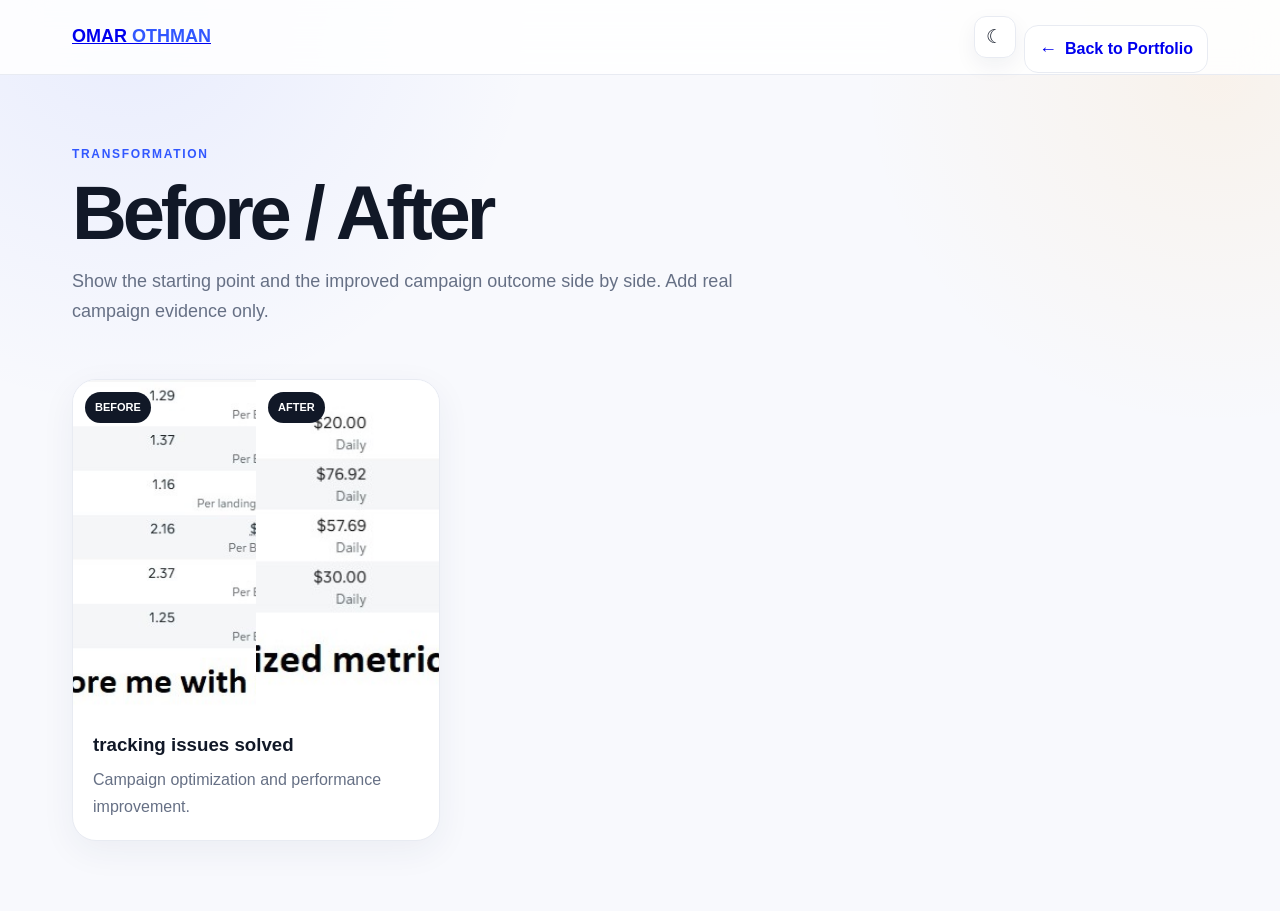
<file: before-after.html>
<!doctype html><html><head><meta charset="utf-8"><meta name="viewport" content="width=device-width,initial-scale=1"><title>OMAR OTHMAN | Before & After</title><link rel="stylesheet" href="resource.css"><script type="text/javascript">
    (function(c,l,a,r,i,t,y){
        c[a]=c[a]||function(){(c[a].q=c[a].q||[]).push(arguments)};
        t=l.createElement(r);t.async=1;t.src="https://www.clarity.ms/tag/"+i;
        y=l.getElementsByTagName(r)[0];y.parentNode.insertBefore(t,y);
    })(window, document, "clarity", "script", "y4cbi8gt7r");
</script>
<link rel="icon" type="image/svg+xml" href="assets/favicon.svg">
<link rel="icon" href="assets/favicon.svg">
</head><body><header class="top"><div class="wrap nav"><a class="brand" href="index.html">OMAR <b>OTHMAN</b></a><div style="display:flex;align-items:center;gap:8px"><button class="theme-toggle" id="themeToggle" type="button" aria-label="Toggle dark mode" title="Toggle dark mode"><span class="theme-icon">☾</span></button><div class="folder-nav"><a class="back" href="index.html"><span class="back-arrow">←</span> Back to Portfolio</a></div></div></div></header><main><section class="hero"><div class="wrap"><div class="eyebrow">Transformation</div><h1>Before / After</h1><p>Show the starting point and the improved campaign outcome side by side. Add real campaign evidence only.</p></div></section><section><div class="wrap"><div class="grid" id="ba"></div></div></section></main><script>fetch('content/before-after.json').then(r=>r.json()).then(d=>{const el=document.querySelector('#ba');const items=d.items||[];if(!items.length){el.innerHTML='<div class="empty"><b>No before/after cases added yet.</b>Add paired campaign images to assets/before-after/ and register them in content/before-after.json.</div>';return}el.innerHTML=items.map(x=>`<article class="card"><div class="before-after"><div><span class="label">BEFORE</span><img class="zoom" src="${x.before}" alt="Before"></div><div><span class="label">AFTER</span><img class="zoom" src="${x.after}" alt="After"></div></div><div class="body"><h3>${x.title||''}</h3><p>${x.note||''}</p></div></article>`).join('');document.querySelectorAll('.zoom').forEach(i=>i.onclick=()=>{document.querySelector('#modalImg').src=i.src;document.querySelector('#modal').classList.add('open')})}).catch(()=>document.querySelector('#ba').innerHTML='<div class="empty"><b>Content file not available.</b>Please keep content/before-after.json in the repository.</div>');</script><div class="modal" id="modal"><div class="panel"><button class="close" onclick="document.querySelector('#modal').classList.remove('open')">×</button><img id="modalImg"></div></div><script>(function(){const root=document.documentElement,btn=document.querySelector('#themeToggle'),icon=document.querySelector('.theme-icon');const saved=localStorage.getItem('omar-theme');const prefers=window.matchMedia&&window.matchMedia('(prefers-color-scheme: dark)').matches;root.setAttribute('data-theme',saved||(prefers?'dark':'light'));function paint(){const d=root.getAttribute('data-theme')==='dark';if(icon)icon.textContent=d?'☀':'☾';if(btn){btn.title=d?'Light mode':'Dark mode';btn.setAttribute('aria-label',btn.title)}}paint();btn&&btn.addEventListener('click',()=>{const n=root.getAttribute('data-theme')==='dark'?'light':'dark';root.setAttribute('data-theme',n);localStorage.setItem('omar-theme',n);paint()})})();</script></body></html>
</file>
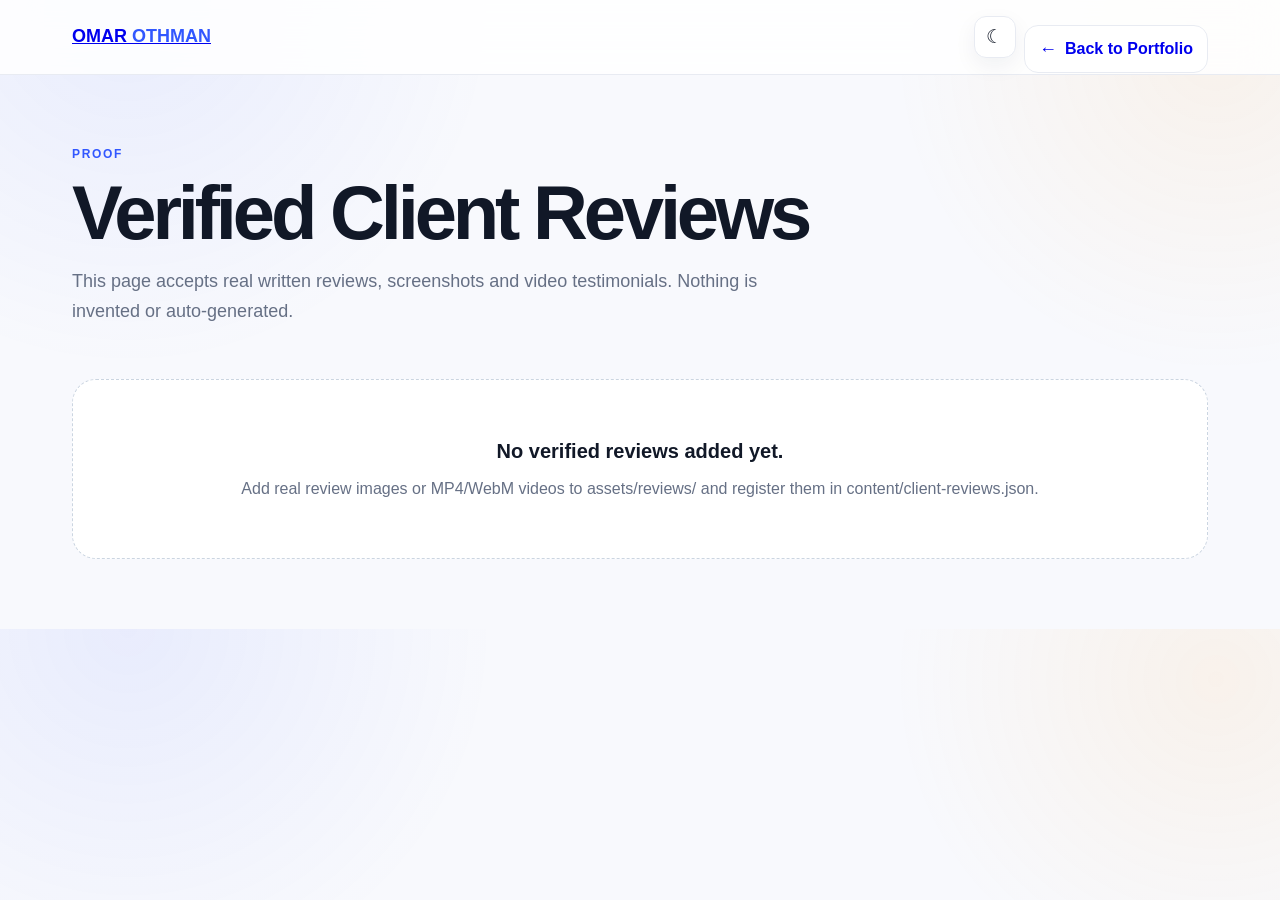
<file: client-reviews.html>
<!doctype html><html><head><meta charset="utf-8"><meta name="viewport" content="width=device-width,initial-scale=1"><title>OMAR OTHMAN | Verified Client Reviews</title><link rel="stylesheet" href="resource.css"><script type="text/javascript">
    (function(c,l,a,r,i,t,y){
        c[a]=c[a]||function(){(c[a].q=c[a].q||[]).push(arguments)};
        t=l.createElement(r);t.async=1;t.src="https://www.clarity.ms/tag/"+i;
        y=l.getElementsByTagName(r)[0];y.parentNode.insertBefore(t,y);
    })(window, document, "clarity", "script", "y4cbi8gt7r");
</script>
<link rel="icon" type="image/svg+xml" href="assets/favicon.svg">
<link rel="icon" href="assets/favicon.svg">
</head><body><header class="top"><div class="wrap nav"><a class="brand" href="index.html">OMAR <b>OTHMAN</b></a><div style="display:flex;align-items:center;gap:8px"><button class="theme-toggle" id="themeToggle" type="button" aria-label="Toggle dark mode" title="Toggle dark mode"><span class="theme-icon">☾</span></button><div class="folder-nav"><a class="back" href="index.html"><span class="back-arrow">←</span> Back to Portfolio</a></div></div></div></header><main><section class="hero"><div class="wrap"><div class="eyebrow">Proof</div><h1>Verified Client Reviews</h1><p>This page accepts real written reviews, screenshots and video testimonials. Nothing is invented or auto-generated.</p></div></section><section><div class="wrap"><div class="grid" id="reviews"></div></div></section></main><script>fetch('content/client-reviews.json').then(r=>r.json()).then(d=>{const el=document.querySelector('#reviews');const items=d.reviews||[];if(!items.length){el.innerHTML='<div class="empty"><b>No verified reviews added yet.</b>Add real review images or MP4/WebM videos to assets/reviews/ and register them in content/client-reviews.json.</div>';return}el.innerHTML=items.map(x=>{const media=x.video?`<video src="${x.video}" controls preload="metadata"></video>`:`<img class="zoom" src="${x.image}" alt="${x.title||'Client review'}">`;return `<article class="card">${media}<div class="body"><span class="tag">Verified Review</span><h3>${x.title||''}</h3><p>${x.note||''}</p></div></article>`}).join('');document.querySelectorAll('.zoom').forEach(i=>i.onclick=()=>{document.querySelector('#modalImg').src=i.src;document.querySelector('#modal').classList.add('open')})}).catch(()=>document.querySelector('#reviews').innerHTML='<div class="empty"><b>Content file not available.</b>Please keep content/client-reviews.json in the repository.</div>');</script><div class="modal" id="modal"><div class="panel"><button class="close" onclick="document.querySelector('#modal').classList.remove('open')">×</button><img id="modalImg"></div></div><script>(function(){const root=document.documentElement,btn=document.querySelector('#themeToggle'),icon=document.querySelector('.theme-icon');const saved=localStorage.getItem('omar-theme');const prefers=window.matchMedia&&window.matchMedia('(prefers-color-scheme: dark)').matches;root.setAttribute('data-theme',saved||(prefers?'dark':'light'));function paint(){const d=root.getAttribute('data-theme')==='dark';if(icon)icon.textContent=d?'☀':'☾';if(btn){btn.title=d?'Light mode':'Dark mode';btn.setAttribute('aria-label',btn.title)}}paint();btn&&btn.addEventListener('click',()=>{const n=root.getAttribute('data-theme')==='dark'?'light':'dark';root.setAttribute('data-theme',n);localStorage.setItem('omar-theme',n);paint()})})();</script></body></html>
</file>
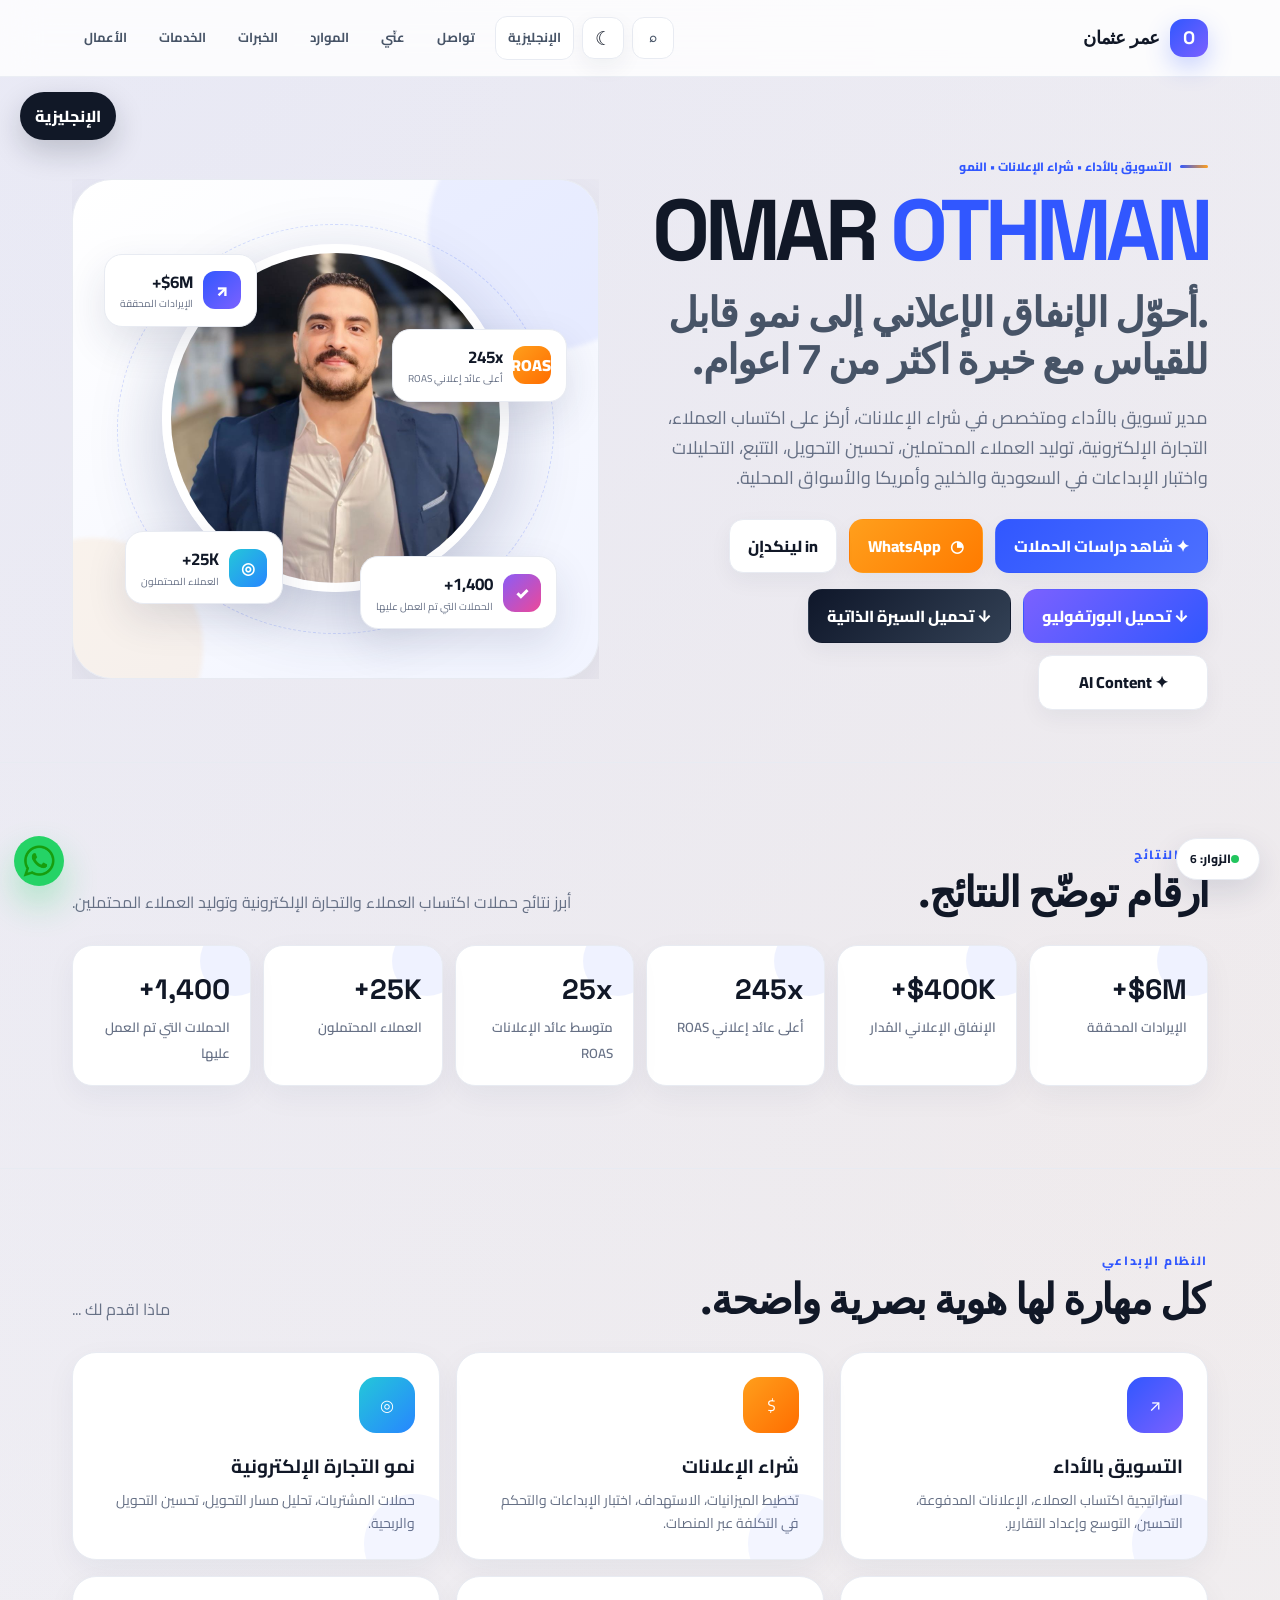
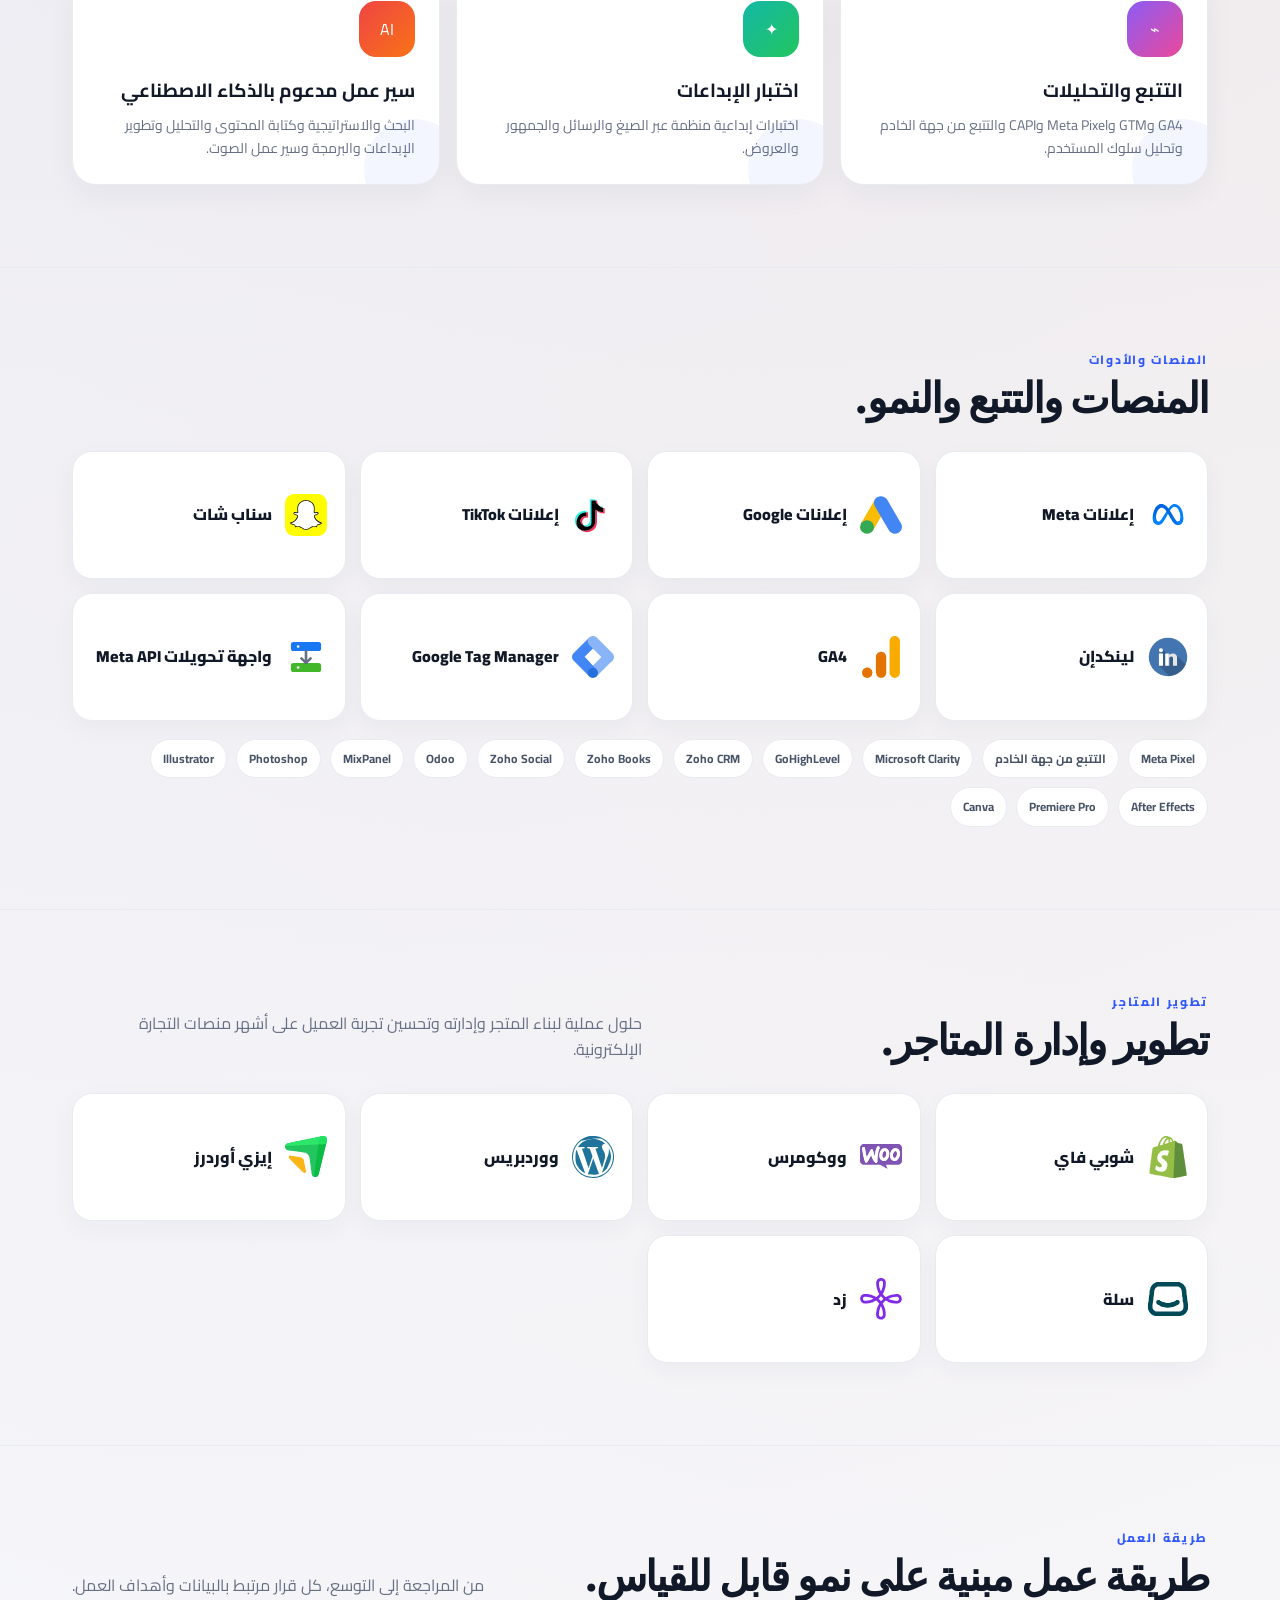
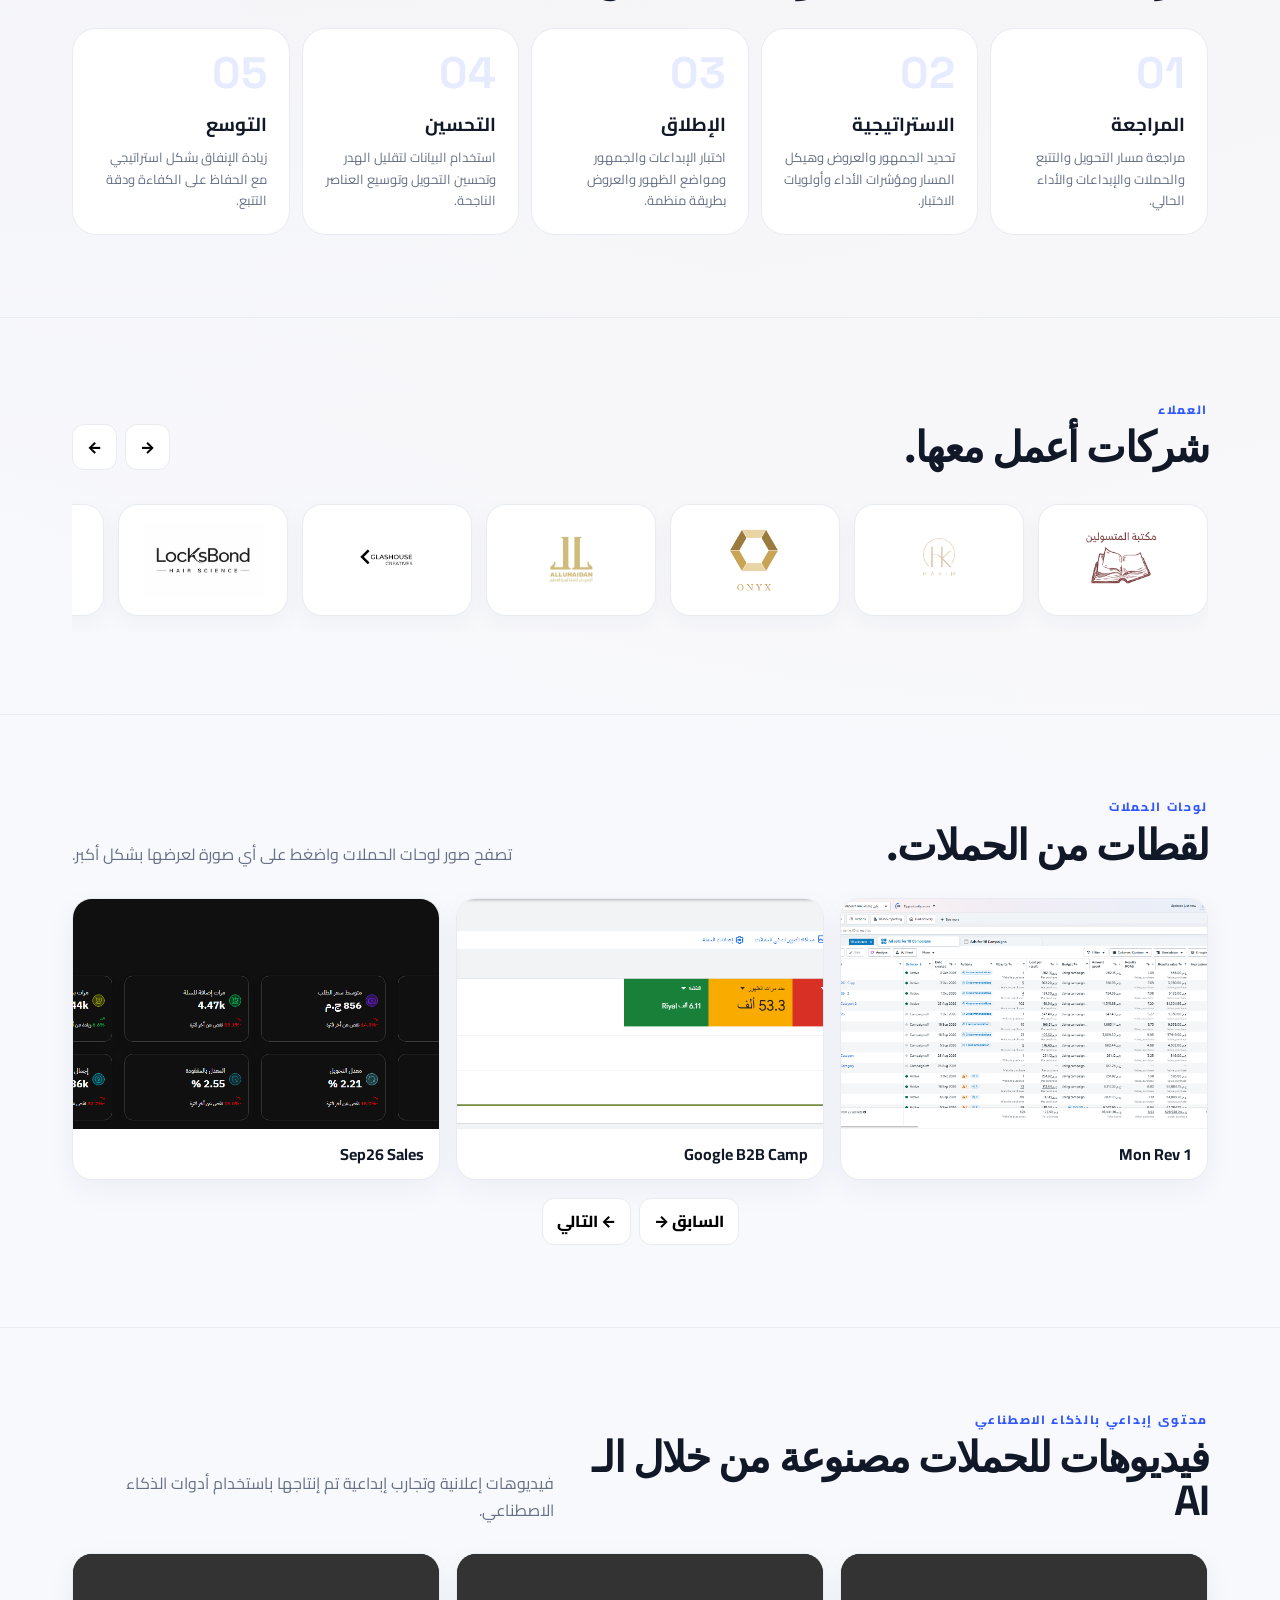
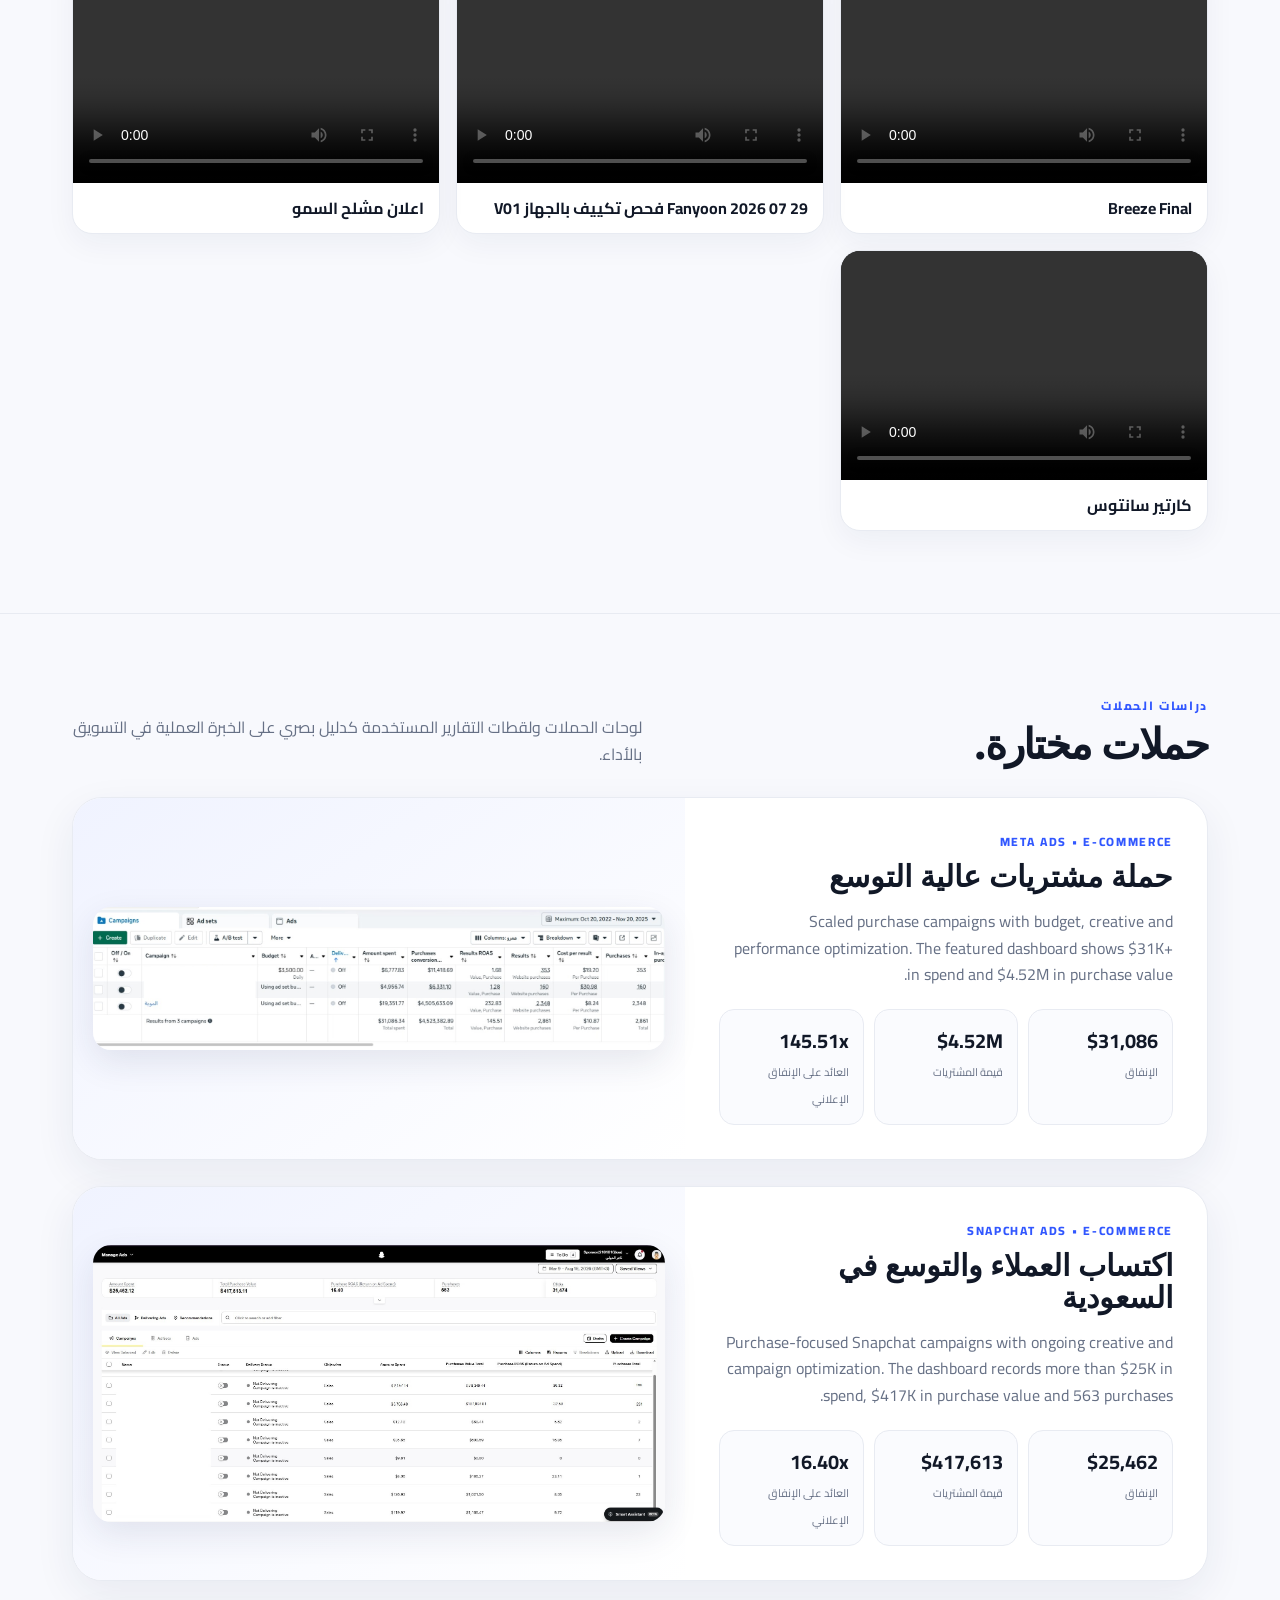
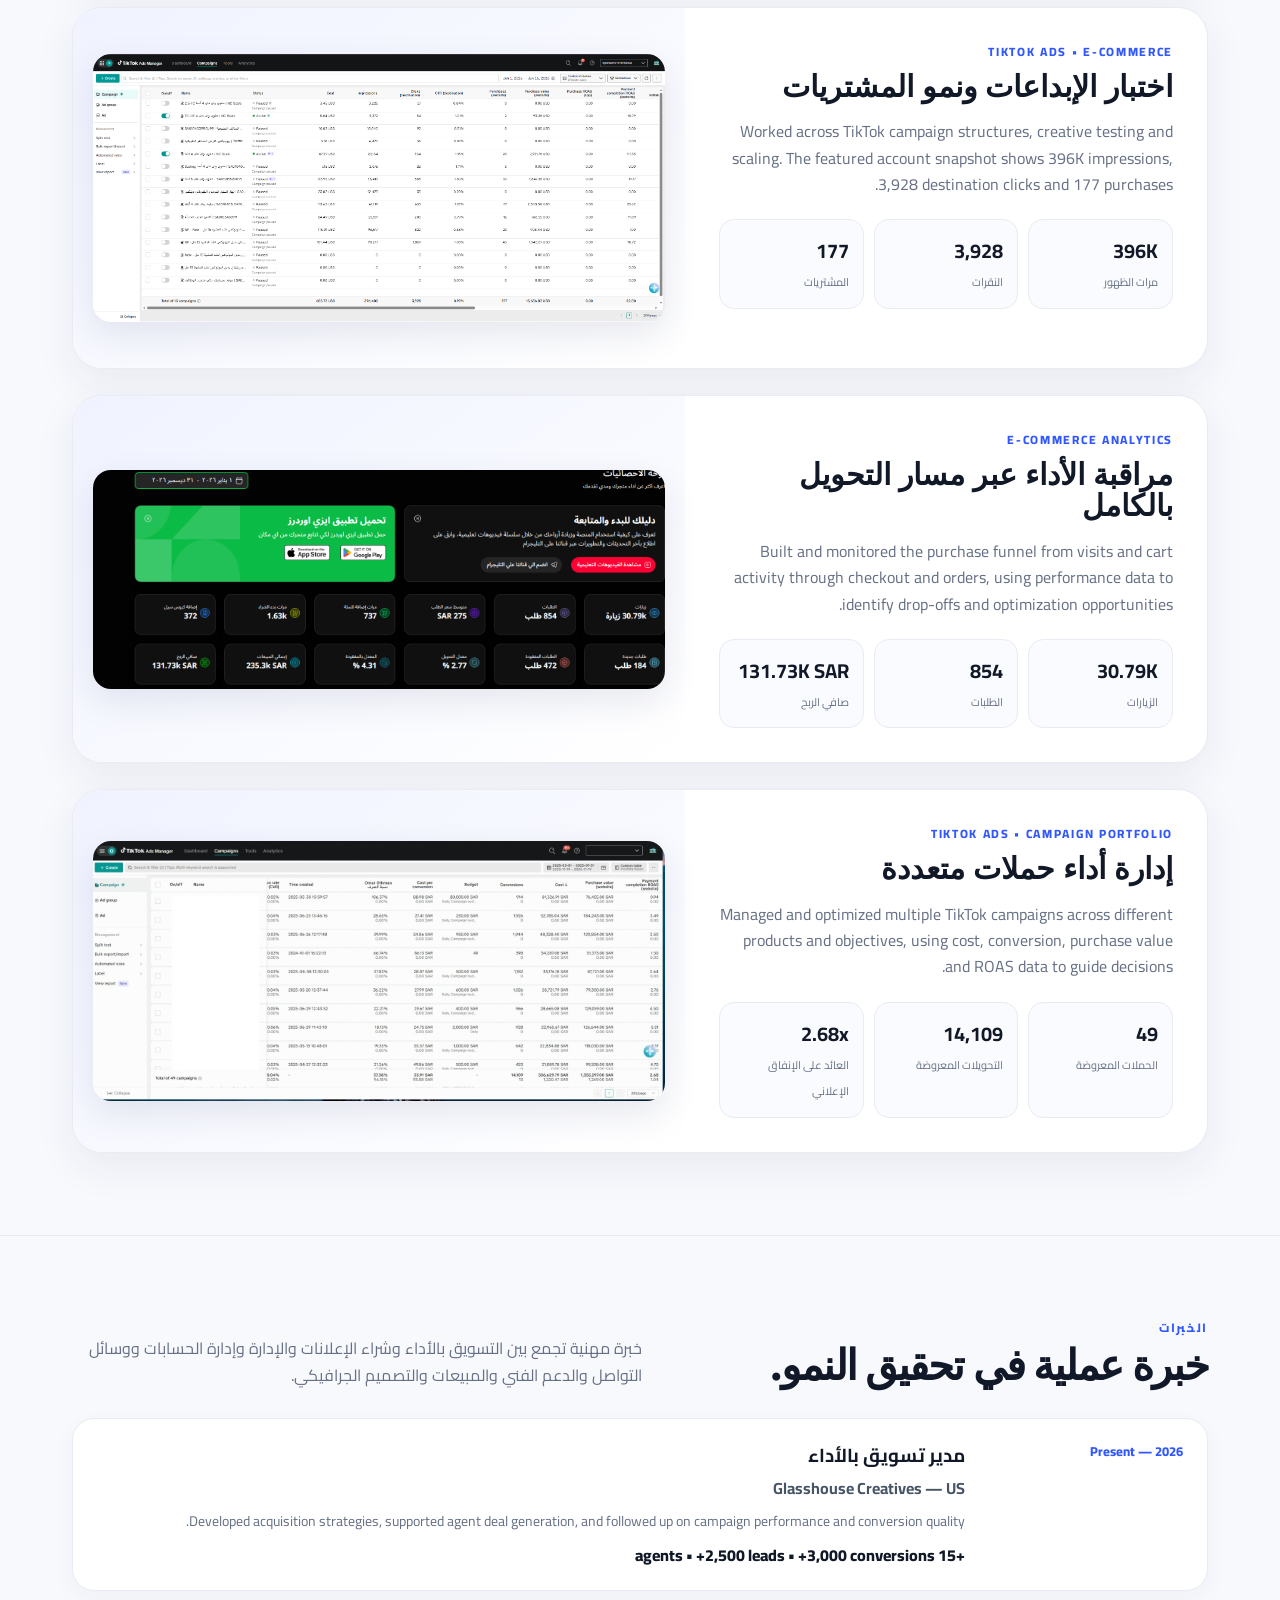
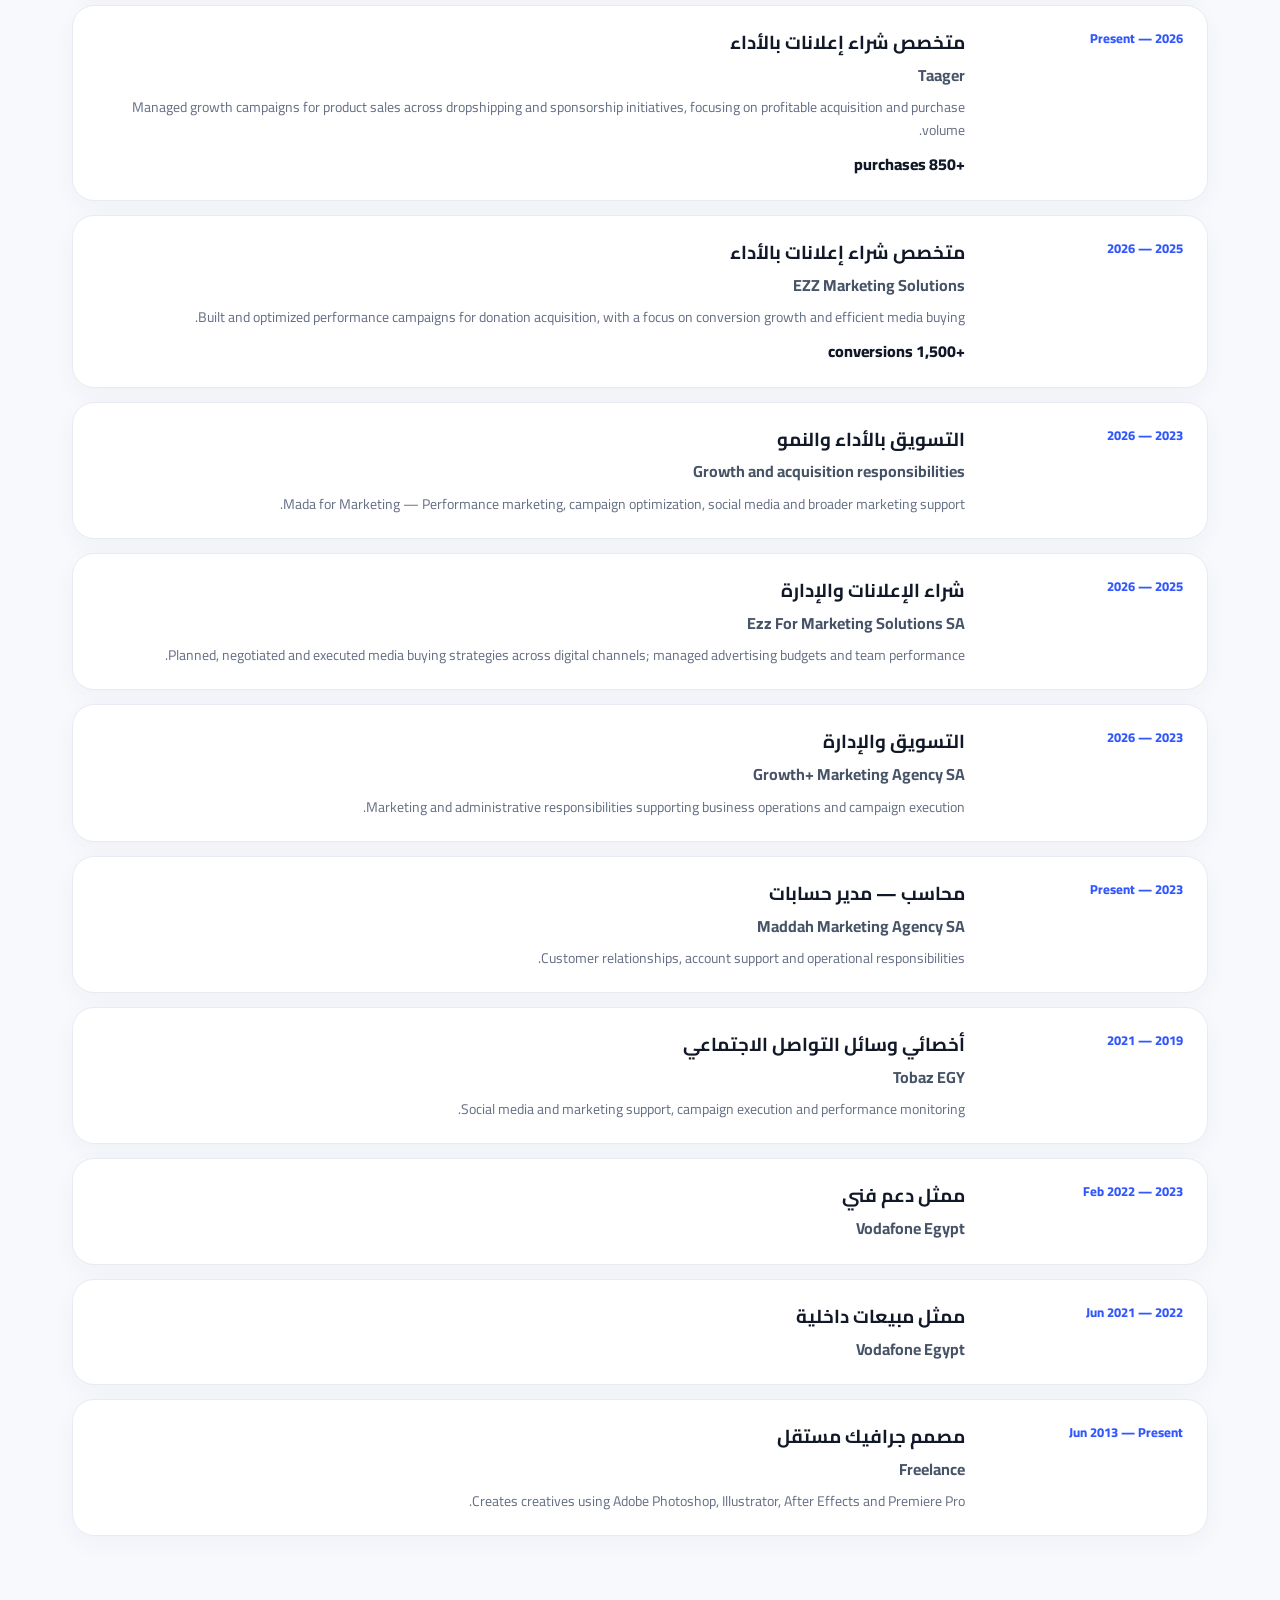
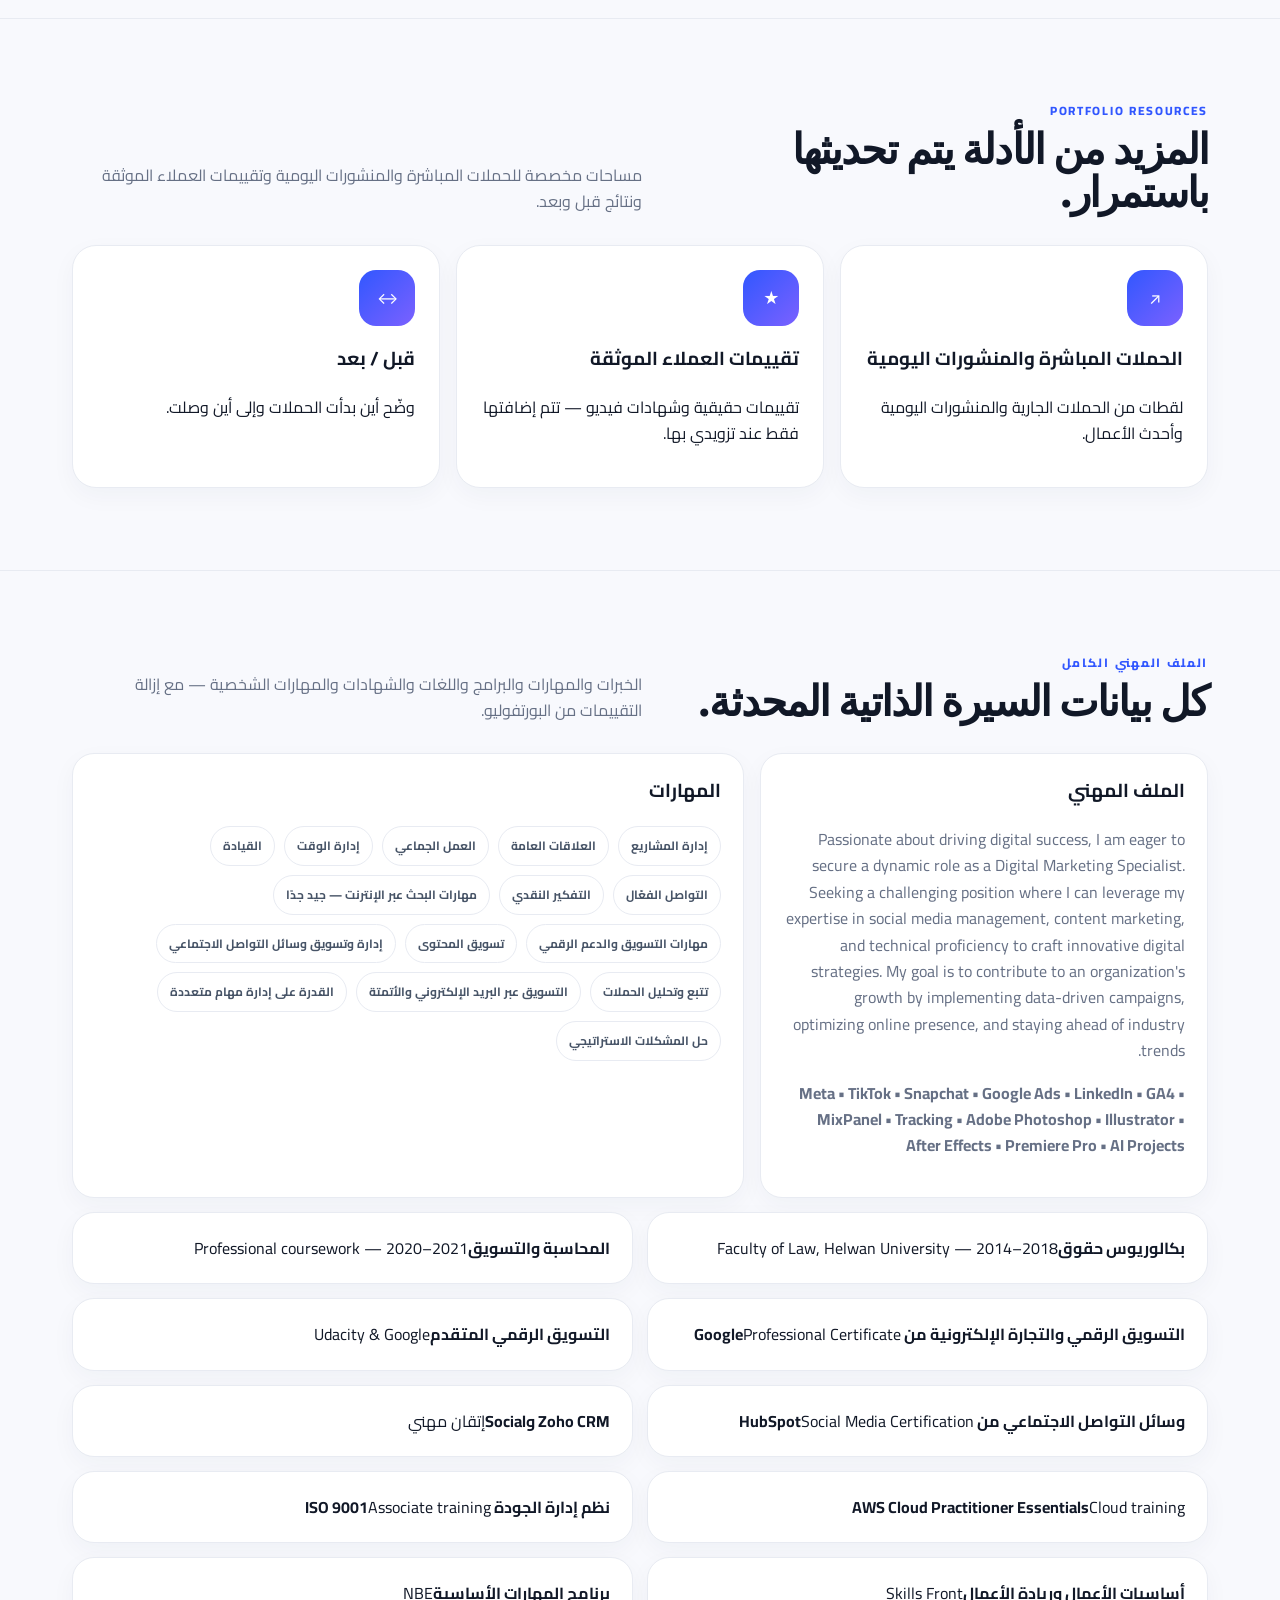
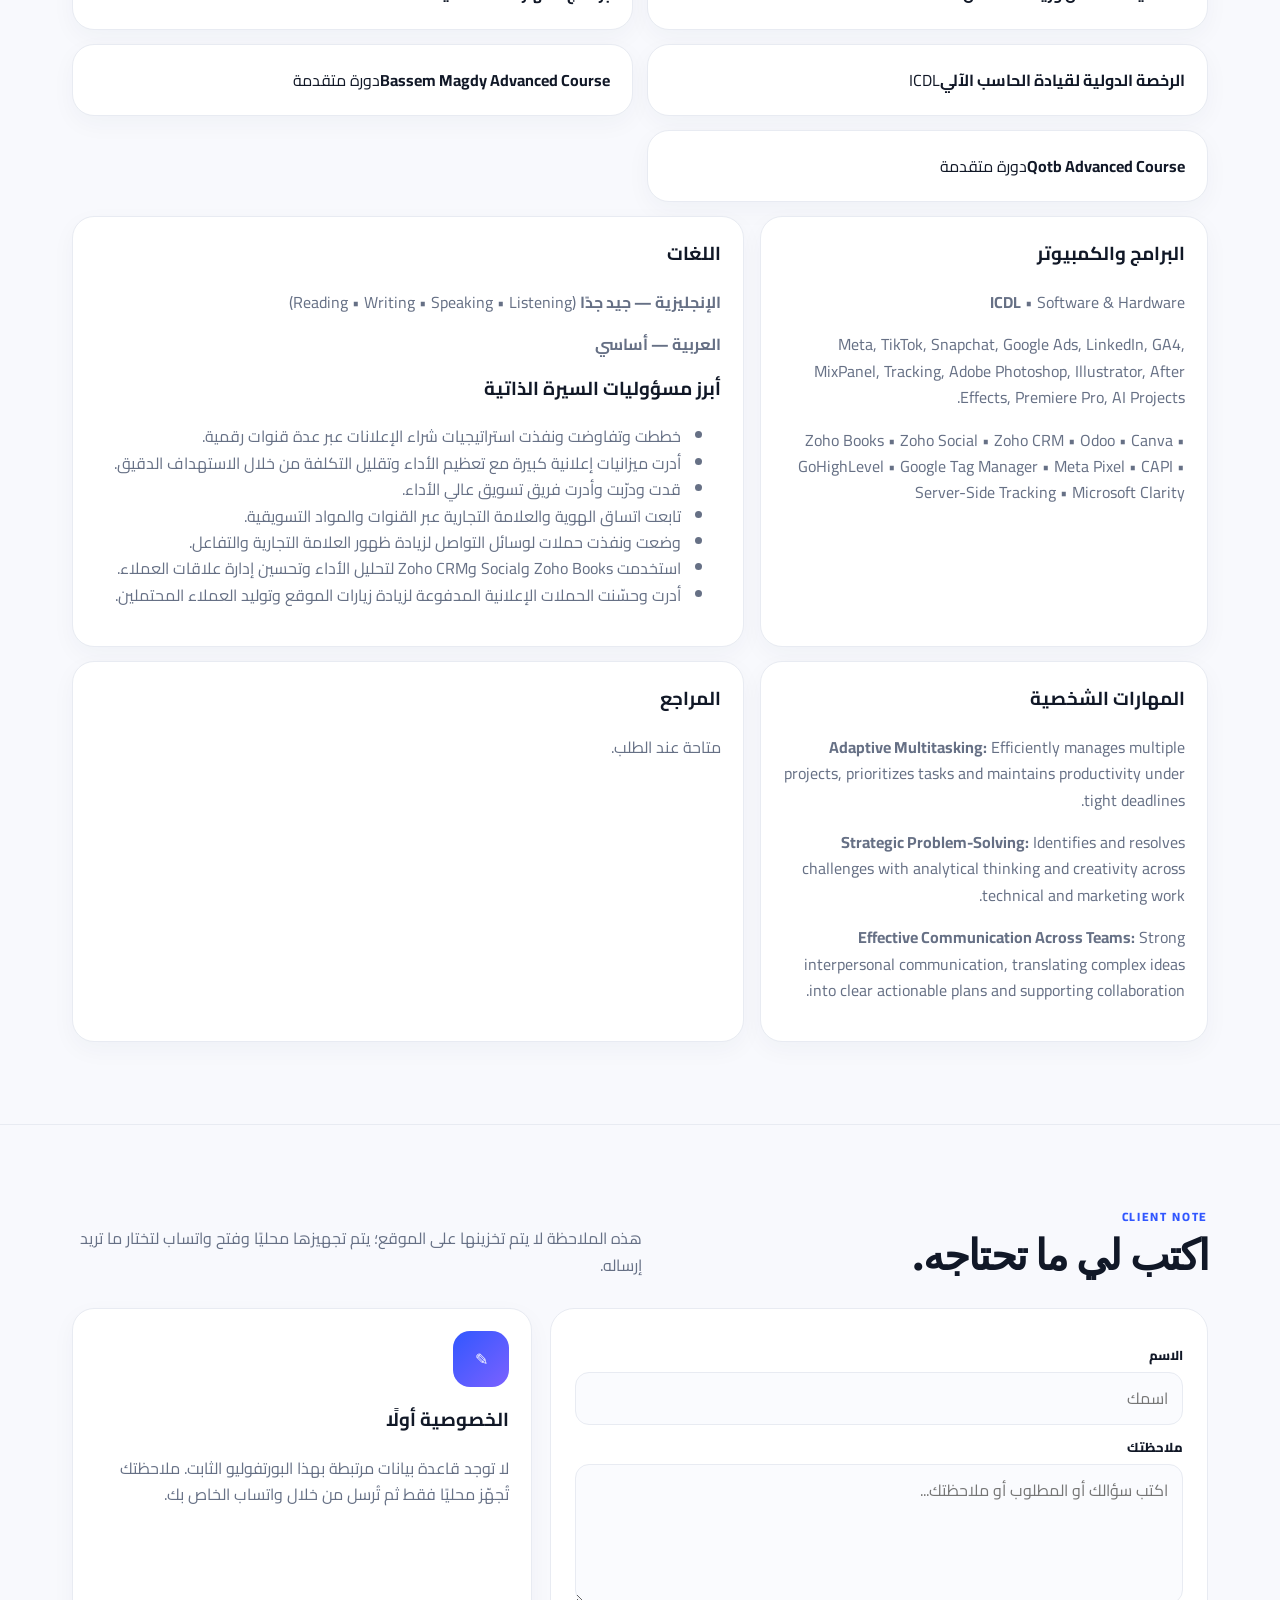
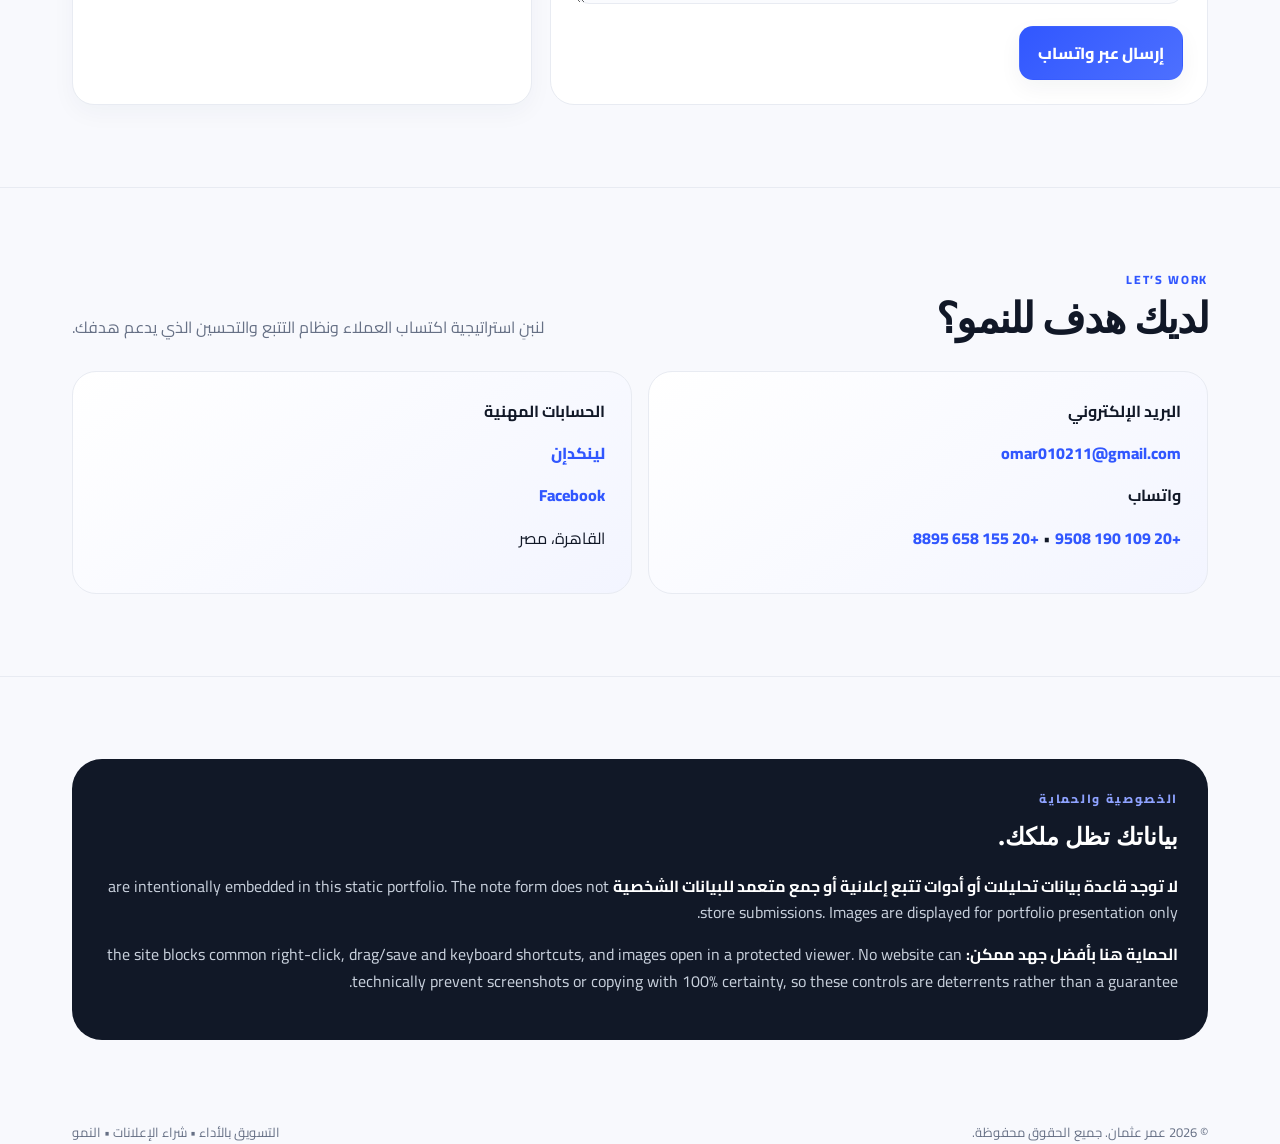
<file: index-ar.html>
<!doctype html>
<!-- Style note: Preserve the original RTL portfolio visual system; only the store-platform section and numeric motion are intentionally extended. -->
<html lang="ar" dir="rtl">
<head>
<meta charset="utf-8">
<meta name="viewport" content="width=device-width, initial-scale=1, viewport-fit=cover">
<meta name="description" content="OMAR OTHMAN — Performance Marketing, Media Buying, Growth, E-commerce, Tracking & Analytics.">
<title>OMAR OTHMAN | Performance Marketing Portfolio</title>
<link rel="preconnect" href="https://fonts.googleapis.com">
<link rel="preconnect" href="https://fonts.gstatic.com" crossorigin>
<link href="https://fonts.googleapis.com/css2?family=Cairo:wght@400;500;600;700;800&family=Inter:wght@400;500;600;700;800;900&family=Space+Grotesk:wght@500;600;700&display=swap" rel="stylesheet">
<style>
:root{--bg:#f8f9fd;--surface:#fff;--ink:#111827;--muted:#667085;--blue:#3157ff;--blue2:#6b7cff;--orange:#ff9f1c;--cyan:#24c7d9;--purple:#7b61ff;--line:#e8ebf2;--shadow:0 18px 60px rgba(29,43,82,.10);--radius:28px;--max:1180px}
*{box-sizing:border-box}html{scroll-behavior:smooth}body{margin:0;background:radial-gradient(circle at 10% 0%,rgba(49,87,255,.08),transparent 28%),radial-gradient(circle at 95% 8%,rgba(255,159,28,.08),transparent 24%),var(--bg);color:var(--ink);font-family:Inter,system-ui,sans-serif;line-height:1.65;overflow-x:hidden}body.ar{font-family:Cairo,Inter,sans-serif}body.no-select,* img{-webkit-user-select:none;user-select:none}a{color:inherit;text-decoration:none}button,input,textarea{font:inherit}.wrap{max-width:var(--max);margin:auto;padding:0 22px}
.nav{position:sticky;top:0;z-index:60;background:rgba(255,255,255,.82);backdrop-filter:blur(18px);border-bottom:1px solid rgba(232,235,242,.85)}.navin{height:76px;display:flex;align-items:center;justify-content:space-between;gap:18px}.brand{display:flex;align-items:center;gap:10px;font-family:"Space Grotesk";font-weight:800;letter-spacing:-.02em;font-size:18px;white-space:nowrap}.brandmark{width:38px;height:38px;border-radius:13px;display:grid;place-items:center;color:#fff;background:linear-gradient(135deg,var(--blue),var(--purple));box-shadow:0 10px 24px rgba(49,87,255,.25);animation:float 4s ease-in-out infinite}.links{display:flex;align-items:center;gap:8px}.links a,.iconbtn,.langbtn{border:0;background:transparent;padding:10px 12px;border-radius:12px;color:#475467;font-weight:700;font-size:13px;cursor:pointer}.links a:hover,.iconbtn:hover,.langbtn:hover{background:#f1f4fb;color:var(--blue)}.nav-actions{display:flex;align-items:center;gap:8px}.iconbtn{width:42px;height:42px;padding:0;display:grid;place-items:center;border:1px solid var(--line);background:#fff}.langbtn{border:1px solid var(--line);background:#fff}.menu{display:none}
.hero{padding:72px 0 52px;position:relative}.hero-grid{display:grid;grid-template-columns:1.03fr .97fr;gap:50px;align-items:center}.eyebrow{display:inline-flex;align-items:center;gap:8px;color:var(--blue);font-weight:800;font-size:12px;text-transform:uppercase;letter-spacing:.14em}.eyebrow:before{content:"";width:28px;height:3px;border-radius:99px;background:linear-gradient(90deg,var(--blue),var(--orange))}body.ar .eyebrow{text-transform:none;letter-spacing:0}.hero h1{font-family:"Space Grotesk";font-size:clamp(52px,7.2vw,86px);line-height:.92;letter-spacing:-.065em;margin:15px 0 20px}.hero-name{display:block;white-space:nowrap}.hero-name .accent{color:var(--blue)}.hero-tag{display:block;color:#475467;font-size:.48em;line-height:1.15;letter-spacing:-.03em;margin-top:18px;max-width:650px}.lead{font-size:18px;color:var(--muted);max-width:680px}.actions{display:flex;gap:12px;flex-wrap:wrap;margin-top:26px}.btn{display:inline-flex;align-items:center;justify-content:center;gap:9px;padding:13px 18px;border-radius:14px;border:1px solid var(--line);background:#fff;font-weight:800;box-shadow:0 8px 22px rgba(25,35,65,.05);transition:.25s}.btn:hover{transform:translateY(-3px);box-shadow:0 14px 28px rgba(25,35,65,.10)}.btn.primary{background:linear-gradient(135deg,var(--blue),#4d70ff);border-color:transparent;color:#fff}.btn.orange{background:linear-gradient(135deg,#ff9f1c,#ff7b00);border-color:transparent;color:#fff}.hero-visual{position:relative;min-height:500px}.visual-shell{position:absolute;inset:0;border-radius:40px;background:linear-gradient(145deg,#fff,#f1f4ff);border:1px solid var(--line);box-shadow:var(--shadow);overflow:hidden}.visual-shell:before,.visual-shell:after{content:"";position:absolute;border-radius:50%;filter:blur(2px);opacity:.6}.visual-shell:before{width:240px;height:240px;right:-70px;top:-70px;background:rgba(49,87,255,.14)}.visual-shell:after{width:220px;height:220px;left:-90px;bottom:-80px;background:rgba(255,159,28,.14)}.orbit{position:absolute;inset:45px;border:1px dashed rgba(49,87,255,.18);border-radius:50%;animation:spin 18s linear infinite}.orbit.o2{inset:100px;border-color:rgba(255,159,28,.22);animation-direction:reverse;animation-duration:14s}.portrait{position:absolute;width:66%;aspect-ratio:1;border-radius:50%;object-fit:cover;left:17%;top:13%;border:9px solid #fff;box-shadow:0 24px 70px rgba(40,53,100,.25);z-index:3}.float-card{position:absolute;z-index:5;background:#fff;border:1px solid var(--line);box-shadow:0 16px 40px rgba(29,43,82,.12);border-radius:18px;padding:13px 15px;display:flex;gap:10px;align-items:center;animation:float 5s ease-in-out infinite}.float-card b{font-size:17px}.float-card small{display:block;color:var(--muted);font-size:10px}.fc1{top:15%;left:6%}.fc2{right:6%;top:30%;animation-delay:-1.5s}.fc3{left:10%;bottom:15%;animation-delay:-3s}.fc4{right:8%;bottom:10%;animation-delay:-4s}.mini-icon{width:38px;height:38px;border-radius:12px;display:grid;place-items:center;color:#fff;font-weight:900;background:linear-gradient(135deg,var(--blue),var(--purple))}.fc2 .mini-icon{background:linear-gradient(135deg,var(--orange),#ff6d00)}.fc3 .mini-icon{background:linear-gradient(135deg,var(--cyan),#2786ff)}.fc4 .mini-icon{background:linear-gradient(135deg,#8b5cf6,#ec4899)}
section{padding:82px 0;border-top:1px solid var(--line)}.section-head{display:flex;justify-content:space-between;gap:28px;align-items:end;margin-bottom:30px}.section-kicker{font-size:12px;color:var(--blue);font-weight:800;text-transform:uppercase;letter-spacing:.14em}.section-head h2{font-family:"Space Grotesk";font-size:42px;letter-spacing:-.045em;line-height:1.02;margin:8px 0 0}.section-head p{max-width:570px;color:var(--muted);margin:0}.grid6{display:grid;grid-template-columns:repeat(6,1fr);gap:12px}.stat{background:#fff;border:1px solid var(--line);border-radius:20px;padding:20px;box-shadow:0 10px 30px rgba(29,43,82,.05);position:relative;overflow:hidden}.stat:after{content:"";position:absolute;width:70px;height:70px;border-radius:50%;background:rgba(49,87,255,.08);right:-20px;top:-20px}.stat b{font-family:"Space Grotesk";font-size:28px;display:block;position:relative;z-index:1}.stat small{color:var(--muted);font-weight:600}.cards{display:grid;grid-template-columns:repeat(3,1fr);gap:16px}.icon-card{background:#fff;border:1px solid var(--line);border-radius:24px;padding:24px;box-shadow:0 10px 30px rgba(29,43,82,.05);transition:.3s;position:relative;overflow:hidden}.icon-card:hover{transform:translateY(-7px);box-shadow:0 20px 45px rgba(29,43,82,.11)}.icon-card:after{content:"";position:absolute;inset:auto -25px -35px auto;width:100px;height:100px;border-radius:50%;background:rgba(49,87,255,.06)}.motion-icon{width:56px;height:56px;border-radius:17px;display:grid;place-items:center;color:#fff;background:linear-gradient(135deg,var(--blue),var(--purple));margin-bottom:18px;animation:breathe 3.4s ease-in-out infinite}.icon-card:nth-child(2) .motion-icon{background:linear-gradient(135deg,var(--orange),#ff6d00);animation-delay:-.7s}.icon-card:nth-child(3) .motion-icon{background:linear-gradient(135deg,var(--cyan),#2786ff);animation-delay:-1.4s}.icon-card:nth-child(4) .motion-icon{background:linear-gradient(135deg,#8b5cf6,#ec4899);animation-delay:-2s}.icon-card:nth-child(5) .motion-icon{background:linear-gradient(135deg,#14b8a6,#22c55e);animation-delay:-2.6s}.icon-card:nth-child(6) .motion-icon{background:linear-gradient(135deg,#ef4444,#f97316);animation-delay:-3.1s}.icon-card h3{margin:0 0 7px;font-size:19px}.icon-card p{margin:0;color:var(--muted);font-size:14px}.platforms{display:grid;grid-template-columns:repeat(4,1fr);gap:14px}.platform{background:#fff;border:1px solid var(--line);border-radius:20px;padding:18px;display:flex;align-items:center;gap:13px;font-weight:800;box-shadow:0 8px 25px rgba(29,43,82,.04)}.platform .motion-icon{width:44px;height:44px;min-width:44px;margin:0;border-radius:13px;font-size:12px}.chips{display:flex;gap:9px;flex-wrap:wrap;margin-top:18px}.chip{padding:9px 12px;background:#fff;border:1px solid var(--line);border-radius:999px;color:#475467;font-size:12px;font-weight:700}
.process{display:grid;grid-template-columns:repeat(5,1fr);gap:12px}.step{background:#fff;border:1px solid var(--line);border-radius:24px;padding:22px;position:relative;overflow:hidden}.step-num{font-family:"Space Grotesk";font-size:44px;color:rgba(49,87,255,.12);font-weight:800;line-height:1}.step h3{margin:15px 0 6px}.step p{color:var(--muted);font-size:13px;margin:0}.cases{display:grid;gap:26px}.case{background:#fff;border:1px solid var(--line);border-radius:30px;overflow:hidden;box-shadow:0 14px 42px rgba(29,43,82,.07)}.casegrid{display:grid;grid-template-columns:.92fr 1.08fr;align-items:stretch}.casecopy{padding:34px}.casecopy h3{font-family:"Space Grotesk";font-size:30px;line-height:1.05;margin:9px 0 12px}.casecopy p{color:var(--muted)}.metrics{display:grid;grid-template-columns:repeat(3,1fr);gap:10px;margin-top:22px}.metric{padding:14px;border:1px solid var(--line);border-radius:15px;background:#fafbfe}.metric b{display:block;font-size:20px}.metric small{color:var(--muted);font-size:11px}.gallery{padding:20px;background:linear-gradient(145deg,#f0f3ff,#fff);display:flex;align-items:center;justify-content:center;min-height:360px}.gallery img{width:100%;max-height:430px;object-fit:contain;border-radius:18px;cursor:zoom-in;transition:.3s;box-shadow:0 12px 35px rgba(29,43,82,.10)}.gallery img:hover{transform:scale(1.015)}
.timeline{display:grid;gap:14px}.job{display:grid;grid-template-columns:190px 1fr;gap:28px;background:#fff;border:1px solid var(--line);border-radius:22px;padding:22px 24px;box-shadow:0 8px 25px rgba(29,43,82,.04)}.date{color:var(--blue);font-weight:800;font-size:13px}.job h3{margin:0 0 3px}.company{font-weight:700;color:#475467}.job p{margin:8px 0 0;color:var(--muted);font-size:14px}.result{margin-top:9px;font-weight:800}.result strong{color:var(--orange)}.edu{display:grid;grid-template-columns:repeat(2,1fr);gap:14px}.card{background:#fff;border:1px solid var(--line);border-radius:22px;padding:22px;box-shadow:0 8px 25px rgba(29,43,82,.04)}.card h3{margin-top:0}.card p,.card li{color:var(--muted)}.about{display:grid;grid-template-columns:.8fr 1.2fr;gap:16px}
.feature-pages{display:grid;grid-template-columns:repeat(3,1fr);gap:16px}.feature-link{background:#fff;border:1px solid var(--line);border-radius:24px;padding:24px;box-shadow:0 8px 25px rgba(29,43,82,.04);transition:.3s;display:block}.feature-link:hover{transform:translateY(-6px)}.feature-link .motion-icon{margin-bottom:14px}
.note{display:grid;grid-template-columns:1fr .7fr;gap:18px}.formbox{background:#fff;border:1px solid var(--line);border-radius:24px;padding:24px}.formbox label{display:block;font-weight:800;font-size:13px;margin:12px 0 6px}.formbox input,.formbox textarea{width:100%;border:1px solid var(--line);border-radius:14px;padding:12px 14px;outline:none;background:#fafbfe}.formbox textarea{min-height:140px;resize:vertical}.formbox input:focus,.formbox textarea:focus{border-color:var(--blue);box-shadow:0 0 0 4px rgba(49,87,255,.08)}
.contact{display:grid;grid-template-columns:1fr 1fr;gap:16px}.contactbox{background:linear-gradient(145deg,#fff,#f3f5ff);border:1px solid var(--line);border-radius:24px;padding:26px}.contactbox a{color:var(--blue);font-weight:800}.privacy{background:#111827;color:#fff;border-radius:30px;padding:30px}.privacy p{color:#c8d0dc}.privacy strong{color:#fff}
footer{padding:32px 0 55px;color:#667085;font-size:13px;display:flex;justify-content:space-between;gap:20px}.floating-wa{position:fixed;right:20px;bottom:20px;z-index:80;width:58px;height:58px;border-radius:50%;display:grid;place-items:center;background:#25d366;color:#fff;box-shadow:0 18px 35px rgba(37,211,102,.32);animation:pulse 2.2s infinite}.floating-wa svg{width:29px;height:29px}.wa-tip{position:absolute;right:68px;white-space:nowrap;background:#111827;color:#fff;padding:8px 11px;border-radius:10px;font-size:11px;font-weight:800;opacity:0;transform:translateX(5px);pointer-events:none;transition:.2s}.floating-wa:hover .wa-tip{opacity:1;transform:none}.floating-lang{position:fixed;right:20px;top:92px;z-index:80;padding:11px 15px;border-radius:999px;background:#111827;color:#fff;border:0;box-shadow:0 12px 30px rgba(17,24,39,.2);font-weight:800;cursor:pointer}.visitor{position:fixed;left:20px;bottom:20px;z-index:70;background:#fff;border:1px solid var(--line);box-shadow:0 12px 30px rgba(29,43,82,.13);padding:10px 13px;border-radius:999px;font-size:12px;font-weight:800}.visitor .dot{display:inline-block;width:8px;height:8px;border-radius:50%;background:#22c55e;margin-right:7px;animation:pulse 1.5s infinite}
.modal{position:fixed;inset:0;background:rgba(13,18,35,.9);z-index:200;display:none;align-items:center;justify-content:center;padding:24px}.modal.open{display:flex}.modal-panel{max-width:min(1000px,94vw);max-height:92vh;background:#fff;border-radius:24px;padding:14px;position:relative}.modal-panel img,.modal-panel video{display:block;max-width:100%;max-height:84vh;border-radius:16px;object-fit:contain}.modal-close{position:absolute;right:10px;top:10px;width:42px;height:42px;border-radius:50%;border:0;background:#111827;color:#fff;font-size:24px;cursor:pointer;z-index:3}.lang-modal,.search-modal{background:rgba(13,18,35,.55);backdrop-filter:blur(8px)}.popup-card{width:min(560px,94vw);background:#fff;border-radius:28px;padding:30px;box-shadow:0 30px 90px rgba(0,0,0,.22);position:relative}.popup-card h3{font-family:"Space Grotesk";font-size:30px;line-height:1.05;margin:0 0 8px}.popup-card p{color:var(--muted)}.search-input{width:100%;padding:15px 16px;border:1px solid var(--line);border-radius:15px;outline:0;font-size:16px}.suggestions{display:flex;flex-wrap:wrap;gap:8px;margin-top:14px}.suggestions button{border:1px solid var(--line);background:#f7f8fc;border-radius:999px;padding:9px 12px;font-weight:700;cursor:pointer}.search-results{margin-top:18px;display:grid;gap:8px}.search-results a{padding:12px 14px;border:1px solid var(--line);border-radius:14px;background:#fafbfe;font-weight:700}
.reveal{opacity:0;transform:translateY(18px);transition:opacity .7s ease,transform .7s ease}.reveal.show{opacity:1;transform:none}@keyframes float{0%,100%{transform:translateY(0)}50%{transform:translateY(-8px)}}@keyframes spin{to{transform:rotate(360deg)}}@keyframes breathe{0%,100%{transform:translateY(0) rotate(0)}50%{transform:translateY(-4px) rotate(3deg)}}@keyframes pulse{0%,100%{box-shadow:0 0 0 0 rgba(37,211,102,.35)}50%{box-shadow:0 0 0 10px rgba(37,211,102,0)}}
body.ar{direction:rtl}.ar-only{display:none}body.ar .en-only{display:none}body.ar .ar-only{display:block}body.ar .navin,body.ar .section-head,body.ar .hero-grid,body.ar .job,body.ar .casegrid,body.ar .note{direction:rtl}body.ar .links{flex-direction:row-reverse}body.ar .visitor{left:auto;right:20px}body.ar .floating-wa{right:auto;left:20px}body.ar .floating-lang{right:auto;left:20px}.menu-btn{display:none}
@media(max-width:980px){.links a{display:none}.menu-btn{display:grid;place-items:center;width:42px;height:42px;border:1px solid var(--line);background:#fff;border-radius:12px;cursor:pointer}.navin{position:relative}.links.open{position:absolute;left:16px;right:16px;top:68px;display:flex;flex-direction:column;align-items:stretch;background:#fff;border:1px solid var(--line);border-radius:18px;padding:10px;box-shadow:var(--shadow)}.links.open a{display:block}.hero-grid,.about,.contact,.note,.casegrid{grid-template-columns:1fr}.hero-visual{min-height:470px}.grid6{grid-template-columns:repeat(3,1fr)}.cards{grid-template-columns:repeat(2,1fr)}.platforms{grid-template-columns:repeat(2,1fr)}.process{grid-template-columns:repeat(3,1fr)}.feature-pages{grid-template-columns:1fr 1fr}.section-head{align-items:flex-start;flex-direction:column}.job{grid-template-columns:1fr;gap:8px}}
@media(max-width:620px){.wrap{padding:0 16px}.navin{height:68px}.brand{font-size:16px}.nav-actions .iconbtn{display:none}.hero{padding:45px 0 30px}.hero h1{font-size:52px}.hero-name{white-space:normal}.hero-visual{min-height:370px}.portrait{width:62%;left:19%;top:17%}.orbit{inset:32px}.orbit.o2{inset:78px}.float-card{padding:9px 10px}.float-card b{font-size:13px}.float-card small{font-size:9px}.fc1{left:3%;top:10%}.fc2{right:3%;top:26%}.fc3{left:3%;bottom:12%}.fc4{right:3%;bottom:7%}.section-head h2{font-size:34px}.grid6,.cards,.platforms,.process,.feature-pages,.edu{grid-template-columns:1fr}.metrics{grid-template-columns:1fr 1fr}.gallery{min-height:280px}.job{padding:19px}.floating-lang{top:82px;right:12px}.floating-wa{right:14px;bottom:14px}.visitor{left:12px;bottom:14px}.privacy{padding:22px}}
/* Print: portfolio PDF uses the same visual system, but removes interactive UI */
@page{size:A4;margin:0} @media print{body{background:#fff!important}.nav,.floating-wa,.floating-lang,.visitor,.actions,.download-actions,.modal,.menu-btn,.iconbtn{display:none!important}section{border-top:1px solid #e8ebf2;padding:28px 0;break-inside:avoid}.hero{min-height:277mm;padding:24px 0;display:flex;align-items:center}.hero-grid{grid-template-columns:1fr 1fr;gap:24px}.hero h1{font-size:52px}.hero-visual{min-height:230mm}.grid6{grid-template-columns:repeat(3,1fr)}.cards{grid-template-columns:repeat(2,1fr)}.platforms{grid-template-columns:repeat(3,1fr)}.process{grid-template-columns:repeat(2,1fr)}.case{break-before:page}.casegrid{grid-template-columns:1fr}.gallery{min-height:130mm}.gallery img{max-height:125mm}.job{grid-template-columns:130px 1fr}.privacy{break-before:page}footer{padding-bottom:20px}}
.platform img{width:42px;height:42px;object-fit:contain;display:block;transition:transform .35s ease,filter .35s ease}.platform:hover img{transform:translateY(-5px) rotate(-3deg);filter:drop-shadow(0 10px 14px rgba(31,78,121,.18))}.platform{min-height:128px}.platform span{font-weight:850}
/* Premium dark mode */
html[data-theme="dark"]{color-scheme:dark}
html[data-theme="dark"] body{--bg:#070a13;--surface:#0d1220;--ink:#f4f7ff;--muted:#aab4c8;--line:#202a3d;--shadow:0 22px 70px rgba(0,0,0,.45);background:radial-gradient(circle at 12% 0%,rgba(49,87,255,.20),transparent 30%),radial-gradient(circle at 88% 4%,rgba(123,97,255,.16),transparent 28%),radial-gradient(circle at 50% 100%,rgba(255,159,28,.08),transparent 35%),#070a13;color:var(--ink)}
html[data-theme="dark"] .nav{background:rgba(7,10,19,.78);border-bottom-color:rgba(68,82,112,.45)}
html[data-theme="dark"] .links a,html[data-theme="dark"] .iconbtn,html[data-theme="dark"] .langbtn{color:#dbe4f7}
html[data-theme="dark"] .links a:hover,html[data-theme="dark"] .iconbtn:hover,html[data-theme="dark"] .langbtn:hover{background:#151d2f;color:#8ea2ff}
html[data-theme="dark"] .iconbtn,html[data-theme="dark"] .langbtn,html[data-theme="dark"] .theme-toggle{background:rgba(16,22,36,.9);border-color:#27324a}
html[data-theme="dark"] .hero p,html[data-theme="dark"] .section-head p,html[data-theme="dark"] .icon-card p,html[data-theme="dark"] .platform,html[data-theme="dark"] .lead,html[data-theme="dark"] .muted{color:var(--muted)}
html[data-theme="dark"] .visual-shell{background:linear-gradient(145deg,#11192b,#0b1020);border-color:#25304a;box-shadow:0 25px 80px rgba(0,0,0,.45)}
html[data-theme="dark"] .visual-shell:before{background:rgba(49,87,255,.24)}html[data-theme="dark"] .visual-shell:after{background:rgba(255,159,28,.16)}
html[data-theme="dark"] .float-card,html[data-theme="dark"] .stat,html[data-theme="dark"] .icon-card,html[data-theme="dark"] .platform,html[data-theme="dark"] .step,html[data-theme="dark"] .case,html[data-theme="dark"] .card,html[data-theme="dark"] .contactbox,html[data-theme="dark"] .formbox,html[data-theme="dark"] .feature-link,html[data-theme="dark"] .edu .card{background:linear-gradient(145deg,#101727,#0b1120);border-color:#26324a;box-shadow:0 18px 45px rgba(0,0,0,.28)}
html[data-theme="dark"] .metric,html[data-theme="dark"] .chip,html[data-theme="dark"] input,html[data-theme="dark"] textarea{background:#0a101d;border-color:#28344c;color:#f4f7ff}
html[data-theme="dark"] .gallery{background:linear-gradient(145deg,#0d1424,#11192b)}
html[data-theme="dark"] section{border-top-color:#1c2638}
html[data-theme="dark"] .privacy{background:linear-gradient(135deg,#0b1220,#111a31)!important;border-color:#263b63!important}
html[data-theme="dark"] .modal{background:rgba(2,5,12,.88)}html[data-theme="dark"] .popup-card{background:linear-gradient(145deg,#101727,#0a101d);border-color:#2a3852;color:#f4f7ff}
html[data-theme="dark"] footer{color:#8f9bb0}
.theme-toggle{width:42px;height:42px;border-radius:12px;border:1px solid var(--line);background:#fff;display:grid;place-items:center;cursor:pointer;color:#111827;box-shadow:0 8px 22px rgba(25,35,65,.06);transition:.25s}
.theme-toggle:hover{transform:translateY(-2px) rotate(-8deg);box-shadow:0 12px 28px rgba(49,87,255,.16)}
.theme-icon{font-size:19px;line-height:1}.no-translate{unicode-bidi:isolate}
html[data-theme="dark"] .theme-toggle{color:#ffe9a6;background:linear-gradient(145deg,#171e31,#0d1322);box-shadow:0 0 0 1px rgba(123,97,255,.15),0 10px 30px rgba(0,0,0,.35)}
.floating-wa .wa-tip{max-width:180px;overflow:hidden;text-overflow:ellipsis}
html[data-theme="dark"] .floating-wa{box-shadow:0 0 0 5px rgba(37,211,102,.08),0 18px 45px rgba(37,211,102,.30)}
body.ar .wa-tip{direction:rtl}
@media(max-width:620px){.theme-toggle{width:40px;height:40px}.wa-tip{right:auto;left:68px}.floating-wa{width:56px;height:56px}}

/* Final dark-mode pass: no unintended white surfaces */
html[data-theme="dark"] body{background:#050812;color:#f5f7ff}
html[data-theme="dark"] .nav{background:rgba(5,8,18,.90)!important;color:#f5f7ff}
html[data-theme="dark"] .links.open{background:#0b1220!important;border-color:#26324a!important}
html[data-theme="dark"] .btn:not(.primary):not(.orange),
html[data-theme="dark"] .iconbtn,
html[data-theme="dark"] .langbtn,
html[data-theme="dark"] .theme-toggle,
html[data-theme="dark"] .menu-btn{background:#0c1322!important;color:#f4f7ff!important;border-color:#2a3852!important}
html[data-theme="dark"] .btn:not(.primary):not(.orange):hover,
html[data-theme="dark"] .iconbtn:hover,
html[data-theme="dark"] .langbtn:hover,
html[data-theme="dark"] .menu-btn:hover{background:#151f34!important;color:#9eb0ff!important}
html[data-theme="dark"] .hero-tag{color:#d4dbea!important}
html[data-theme="dark"] .stat,
html[data-theme="dark"] .icon-card,
html[data-theme="dark"] .platform,
html[data-theme="dark"] .step,
html[data-theme="dark"] .case,
html[data-theme="dark"] .job,
html[data-theme="dark"] .card,
html[data-theme="dark"] .contactbox,
html[data-theme="dark"] .formbox,
html[data-theme="dark"] .feature-link,
html[data-theme="dark"] .edu .card,
html[data-theme="dark"] .float-card{background:linear-gradient(145deg,#0e1626,#080f1c)!important;color:#f4f7ff!important}
html[data-theme="dark"] .platform span,
html[data-theme="dark"] .job h3,
html[data-theme="dark"] .company,
html[data-theme="dark"] .card h3,
html[data-theme="dark"] .icon-card h3,
html[data-theme="dark"] .casecopy h3,
html[data-theme="dark"] .step h3,
html[data-theme="dark"] .contactbox b,
html[data-theme="dark"] .popup-card h3{color:#f4f7ff!important}
html[data-theme="dark"] .company{color:#b9c4d8!important}
html[data-theme="dark"] .metric,
html[data-theme="dark"] .chip,
html[data-theme="dark"] input,
html[data-theme="dark"] textarea,
html[data-theme="dark"] .search-input{background:#070d18!important;color:#f4f7ff!important;border-color:#2b3952!important}
html[data-theme="dark"] .search-input::placeholder,
html[data-theme="dark"] input::placeholder,
html[data-theme="dark"] textarea::placeholder{color:#7f8ca3!important}
html[data-theme="dark"] .suggestions button{background:#0d1627!important;color:#dce5f6!important;border-color:#2a3852!important}
html[data-theme="dark"] .search-results a{background:#0d1627!important;color:#e8edfa!important;border-color:#2a3852!important}
html[data-theme="dark"] .modal-panel{background:#080f1c!important;border:1px solid #26324a!important}
html[data-theme="dark"] .portrait{border-color:#111a2b!important;box-shadow:0 24px 80px rgba(0,0,0,.55)}
html[data-theme="dark"] .gallery{background:linear-gradient(145deg,#080f1b,#0f192a)!important}
html[data-theme="dark"] .visitor{background:#0d1627!important;color:#e8edfa!important;border-color:#2a3852!important}
html[data-theme="dark"] footer{color:#8794ab!important}
html[data-theme="dark"] .floating-lang{background:#e9eefc!important;color:#0a1020!important;border:1px solid #b9c6e6!important}
html[data-theme="dark"] .floating-wa .wa-tip{background:#f4f7ff!important;color:#07101d!important}
body.ar .floating-wa .wa-tip{right:auto;left:68px;direction:rtl;text-align:right}
.whatsapp-cta{white-space:nowrap;min-width:120px}
.wa-label{display:inline-block;white-space:nowrap;direction:ltr;unicode-bidi:isolate}

.download-actions{display:flex;gap:12px;flex-wrap:wrap;margin-top:16px}
.download-actions .btn{min-width:170px}
.download-actions .btn.download-portfolio{background:linear-gradient(135deg,var(--purple),var(--blue));color:#fff;border-color:transparent}
.download-actions .btn.download-cv{background:linear-gradient(135deg,#0f172a,#334155);color:#fff;border-color:transparent}
html[data-theme="dark"] .download-actions .btn.download-cv{background:linear-gradient(135deg,#1e293b,#475569);color:#fff}
@media(max-width:640px){.download-actions{display:grid;grid-template-columns:1fr}.download-actions .btn{width:100%;min-width:0}}

.logo-track{display:flex;gap:14px;overflow-x:auto;padding:4px 2px 16px;scroll-snap-type:x mandatory}.logo-tile{flex:0 0 170px;height:112px;display:grid;place-items:center;background:#fff;border:1px solid var(--line);border-radius:20px;padding:18px;scroll-snap-align:start;box-shadow:0 8px 25px rgba(29,43,82,.04)}.logo-tile img{max-width:100%;max-height:74px;object-fit:contain}.logo-controls,.campaign-nav{display:flex;gap:8px}.logo-controls button,.campaign-nav button{border:1px solid var(--line);background:#fff;border-radius:12px;padding:9px 14px;font-weight:800;cursor:pointer}.dashboard-grid{display:grid;grid-template-columns:repeat(3,1fr);gap:16px}.dashboard-card{background:#fff;border:1px solid var(--line);border-radius:20px;overflow:hidden;cursor:zoom-in;box-shadow:0 10px 30px rgba(29,43,82,.05)}.dashboard-card img{width:100%;height:230px;object-fit:cover;display:block}.dashboard-card span{display:block;padding:12px 15px;font-weight:700}.campaign-nav{justify-content:center;margin-top:18px}.gallery-empty{color:var(--muted);padding:18px 0}@media(max-width:760px){.dashboard-grid{grid-template-columns:repeat(2,1fr)}.logo-tile{flex-basis:140px;height:100px}}@media(max-width:480px){.dashboard-grid{grid-template-columns:1fr}.dashboard-card img{height:210px}}
.ai-video-grid{display:grid;grid-template-columns:repeat(3,1fr);gap:16px}.ai-video-card{background:#fff;border:1px solid var(--line);border-radius:20px;overflow:hidden;box-shadow:0 10px 30px rgba(29,43,82,.05)}.ai-video-card video{width:100%;display:block;aspect-ratio:16/10;background:#111;object-fit:contain}.ai-video-card span{display:block;padding:12px 15px;font-weight:700}@media(max-width:760px){.ai-video-grid{grid-template-columns:repeat(2,1fr)}}@media(max-width:480px){.ai-video-grid{grid-template-columns:1fr}}</style>
<style>
/* FINAL RESPONSIVE / RTL / WHATSAPP STABILITY PATCH */
html,body{max-width:100%;overflow-x:clip;-webkit-text-size-adjust:100%;}
body{min-width:0;overscroll-behavior-x:none;}
img,video,svg{max-width:100%;}
.nav,.navin,.links,.nav-actions,.actions,.download-actions,.hero-grid,.casegrid,.about,.contact,.note,.section-head,.job,.cards,.platforms,.process,.feature-pages{min-width:0;}
.nav{isolation:isolate;}
.navin{gap:12px;}
.brand{flex:0 0 auto;}
.links{min-width:0;}
.menu-btn{flex:0 0 auto;}
.nav-actions{flex:0 0 auto;}
.hero-grid>*{min-width:0;}
.hero-visual{width:100%;max-width:100%;overflow:hidden;contain:layout paint;}
.hero-visual .portrait{max-width:none;}
.float-card{max-width:42%;}
.btn{max-width:100%;}
.floating-wa{width:50px;height:50px;right:max(14px,env(safe-area-inset-right));bottom:max(14px,env(safe-area-inset-bottom));padding:0;display:grid;place-items:center;overflow:visible;}
.floating-wa img{width:32px;height:32px;display:block;object-fit:contain;}
.wa-tip{right:60px;font-size:10px;padding:7px 9px;border-radius:9px;z-index:2;}
html[dir="rtl"] .floating-wa{right:auto;left:max(14px,env(safe-area-inset-left));}
html[dir="rtl"] .wa-tip{right:auto;left:60px;}
.lang-modal .popup-card{width:min(360px,calc(100vw - 32px));padding:22px;border-radius:20px;}
.lang-modal .popup-card h3{font-size:22px;line-height:1.2;margin-bottom:7px;}
.lang-modal .popup-card p{font-size:13px;line-height:1.6;margin:0 0 14px;}
.lang-modal .motion-icon{width:42px;height:42px;font-size:14px;}
.lang-modal .btn{padding:10px 14px;font-size:13px;}
.lang-modal .modal-close{width:34px;height:34px;font-size:20px;}
html[data-theme="dark"] .lang-modal .popup-card,html[data-theme="dark"] .search-modal .popup-card{background:linear-gradient(145deg,#111a2c,#0a1020);color:#f5f7ff;border-color:#293653;}
html[data-theme="dark"] .lang-modal .popup-card p,html[data-theme="dark"] .search-modal .popup-card p{color:#aeb9ce;}
html[data-theme="dark"] .search-input{background:#0b1220;color:#f5f7ff;border-color:#2b3954;}
html[data-theme="dark"] .suggestions button{background:#111b2e;color:#dbe5f8;border-color:#2b3954;}
@media(max-width:980px){
  .navin{height:70px;}
  .menu-btn{display:grid!important;position:relative;z-index:3;}
  .links{display:none;position:absolute!important;left:12px!important;right:12px!important;top:calc(100% + 8px)!important;width:auto!important;max-height:calc(100svh - 90px);overflow:auto;-webkit-overflow-scrolling:touch;flex-direction:column!important;align-items:stretch!important;gap:4px!important;padding:10px!important;border-radius:18px!important;z-index:120;background:rgba(255,255,255,.98)!important;box-shadow:0 20px 60px rgba(20,30,60,.18)!important;border:1px solid var(--line)!important;}
  .links.open{display:flex!important;}
  .links a{display:block!important;padding:12px 14px!important;min-height:44px;}
  .links .nav-actions{display:flex!important;order:-1;justify-content:flex-end;padding:2px 2px 8px;}
  .links .nav-actions .iconbtn{display:grid!important;}
  html[dir="rtl"] .links{text-align:right;}
}
@media(max-width:640px){
  .wrap{padding-left:max(16px,env(safe-area-inset-left));padding-right:max(16px,env(safe-area-inset-right));}
  .navin{height:64px;}
  .brand{font-size:15px;letter-spacing:-.02em;}
  .brandmark{width:34px;height:34px;border-radius:11px;}
  .hero{padding-top:38px!important;overflow:hidden;}
  .hero h1{font-size:clamp(40px,13vw,58px)!important;word-break:normal;overflow-wrap:anywhere;}
  .hero-name{display:block;white-space:normal!important;}
  .hero-tag{display:block;}
  .hero-visual{min-height:330px!important;margin-top:12px;}
  .float-card{max-width:38%;padding:7px 8px!important;}
  .float-card b{font-size:12px!important;}
  .float-card small{font-size:8px!important;}
  .fc1{left:1%!important}.fc2{right:1%!important}.fc3{left:1%!important}.fc4{right:1%!important;}
  .floating-wa{width:46px;height:46px;}
  .floating-wa img{width:29px;height:29px;}
  .wa-tip{display:none;}
  .floating-lang{top:78px!important;right:10px!important;left:auto!important;padding:8px 11px!important;font-size:11px!important;}
  html[dir="rtl"] .floating-lang{right:auto!important;left:10px!important;}
  .visitor{font-size:10px;padding:8px 10px;bottom:10px!important;}
  .modal{padding:14px!important;min-height:100svh;}
  .modal-panel{max-width:96vw;max-height:90svh;padding:8px;}
  .modal-panel img,.modal-panel video{max-height:82svh;}
}
@media(prefers-reduced-motion:reduce){*,*::before,*::after{scroll-behavior:auto!important;animation-duration:.001ms!important;animation-iteration-count:1!important;transition-duration:.001ms!important;}}
html[data-theme="dark"] .links{background:#0b1220!important;color:#f4f7ff;border-color:#2a3852!important;}
html[data-theme="dark"] .links a{color:#dbe5f8!important;}
html[data-theme="dark"] .links .nav-actions{border-bottom:1px solid #25324b;}
.ai-video-grid{display:grid;grid-template-columns:repeat(3,1fr);gap:16px}.ai-video-card{background:#fff;border:1px solid var(--line);border-radius:20px;overflow:hidden;box-shadow:0 10px 30px rgba(29,43,82,.05)}.ai-video-card video{width:100%;display:block;aspect-ratio:16/10;background:#111;object-fit:contain}.ai-video-card span{display:block;padding:12px 15px;font-weight:700}@media(max-width:760px){.ai-video-grid{grid-template-columns:repeat(2,1fr)}}@media(max-width:480px){.ai-video-grid{grid-template-columns:1fr}}</style><script type="text/javascript">
    (function(c,l,a,r,i,t,y){
        c[a]=c[a]||function(){(c[a].q=c[a].q||[]).push(arguments)};
        t=l.createElement(r);t.async=1;t.src="https://www.clarity.ms/tag/"+i;
        y=l.getElementsByTagName(r)[0];y.parentNode.insertBefore(t,y);
    })(window, document, "clarity", "script", "y4cbi8gt7r");
</script>
<link rel="icon" type="image/svg+xml" href="assets/favicon.svg">
<link rel="icon" href="assets/favicon.svg">
</head>
<body class="ar" lang="ar" dir="rtl">
<header class="nav"><div class="wrap navin">
<a class="brand" href="#top"><span class="brandmark no-translate" translate="no">O</span><span>OMAR OTHMAN</span></a>
<button class="menu-btn" id="menuBtn" aria-label="Menu">☰</button>
<nav class="links" id="navLinks">
<a href="#work">Work</a><a href="#services">Services</a><a href="#experience">Experience</a><a href="#resources">Resources</a><a href="#about">About</a><a href="#contact">Contact</a>
<div class="nav-actions"><button class="iconbtn" id="searchBtn" aria-label="Search">⌕</button><button class="theme-toggle" id="themeToggle" type="button" aria-label="Toggle dark mode" title="Toggle dark mode"><span class="theme-icon">☾</span></button><button class="langbtn" id="langTop">العربية</button></div>
</nav></div></header>
<button class="floating-lang" id="floatingLang">العربية</button>
<a class="floating-wa" href="https://wa.me/201091909508" target="_blank" rel="noopener" aria-label="WhatsApp"><img src="assets/whatsapp-logo.png" alt="WhatsApp" translate="no"><span class="wa-tip" data-en="Chat with Omar" data-ar="تواصل مع عمر">تواصل مع عمر</span></a>
<div class="visitor"><span class="dot"></span><span>Visitors: <b id="visitorCount">7</b></span></div>
<main id="top">
<section class="hero" style="border-top:0"><div class="wrap"><div class="hero-grid">
<div class="reveal"><div class="eyebrow">Performance Marketing • Media Buying • Growth</div>
<h1><span class="hero-name">OMAR <span class="accent">OTHMAN</span></span><span class="hero-tag">Turns ad spend into measurable growth.</span></h1>
<p class="lead">Performance Marketing Manager and Media Buyer focused on paid acquisition, e-commerce, lead generation, conversion optimization, tracking, analytics and creative testing across KSA, GCC, the US and local markets.</p>
<div class="actions"><a class="btn primary" href="#work">✦ View Case Studies</a><a class="btn orange whatsapp-cta" href="https://wa.me/201091909508" target="_blank" rel="noopener">◔ <span class="no-translate" translate="no">WhatsApp</span></a><a class="btn" href="https://www.linkedin.com/in/omar-othman-0090b6220" target="_blank" rel="noopener">in LinkedIn</a></div><div class="download-actions reveal" aria-label="التنزيلات">
<a class="btn download-portfolio" href="downloads/OMAR_OTHMAN_Performance_Portfolio_2026.pdf" download>↓ تحميل البورتفوليو</a>
<a class="btn download-cv" href="downloads/OMAR_OTHMAN_ATS_CV_2026.pdf" download>↓ تحميل السيرة الذاتية</a>
<a class="btn" href="#ai-videos">✦ AI Content</a>
</div>
</div>
<div class="hero-visual reveal"><div class="visual-shell"></div><div class="orbit"></div><div class="orbit o2"></div><img class="portrait zoomable" src="assets/profile.jpg" alt="Omar Othman portrait"><div class="float-card fc1"><div class="mini-icon no-translate" translate="no">↗</div><div><b data-bind="stats.revenue">$6M+</b><small>Revenue generated</small></div></div><div class="float-card fc2"><div class="mini-icon no-translate" translate="no">ROAS</div><div><b data-bind="stats.peakRoas">245x</b><small>Peak ROAS</small></div></div><div class="float-card fc3"><div class="mini-icon no-translate" translate="no">◎</div><div><b data-bind="stats.leads">25K+</b><small>Leads generated</small></div></div><div class="float-card fc4"><div class="mini-icon no-translate" translate="no">✓</div><div><b data-bind="stats.campaigns">1,400+</b><small>Campaigns worked</small></div></div></div>
</div></div></section>
<section id="results"><div class="wrap"><div class="section-head reveal"><div><div class="section-kicker">Selected results</div><h2>Numbers that tell the story.</h2></div><p>Selected performance figures from paid acquisition, e-commerce and lead-generation campaigns.</p></div><div class="grid6 reveal">
<div class="stat"><b data-bind="stats.revenue">$6M+</b><small>Revenue generated</small></div><div class="stat"><b data-bind="stats.spend">$400K+</b><small>Ad spend managed</small></div><div class="stat"><b data-bind="stats.peakRoas">245x</b><small>Peak ROAS</small></div><div class="stat"><b data-bind="stats.avgRoas">25x</b><small>Average ROAS</small></div><div class="stat"><b data-bind="stats.leads">25K+</b><small>Leads generated</small></div><div class="stat"><b data-bind="stats.campaigns">1,400+</b><small>Campaigns worked on</small></div></div></div></section>
<section id="services"><div class="wrap"><div class="section-head reveal"><div><div class="section-kicker">Creative system</div><h2>Every capability gets its own visual cue.</h2></div><p>A clean, modern portfolio system with animated icons, cards, micro-interactions and responsive layouts.</p></div><div class="cards reveal">
<div class="icon-card"><div class="motion-icon">↗</div><h3>Performance Marketing</h3><p>Acquisition strategy, paid media, optimization, scaling and reporting.</p></div><div class="icon-card"><div class="motion-icon">$</div><h3>Media Buying</h3><p>Budget planning, targeting, creative testing and cost control across platforms.</p></div><div class="icon-card"><div class="motion-icon">◎</div><h3>E-commerce Growth</h3><p>Purchase campaigns, funnel analysis, conversion optimization and profitability.</p></div><div class="icon-card"><div class="motion-icon">⌁</div><h3>Tracking & Analytics</h3><p>GA4, GTM, Meta Pixel, CAPI, server-side tracking and behavior analysis.</p></div><div class="icon-card"><div class="motion-icon">✦</div><h3>Creative Testing</h3><p>Structured creative experiments across formats, messages, audiences and offers.</p></div><div class="icon-card"><div class="motion-icon">AI</div><h3>AI-assisted Workflow</h3><p>Research, strategy, copy, analysis, creative development, coding and voice workflows.</p></div>
</div></div></section>
<section id="stack"><div class="wrap"><div class="section-head reveal"><div><div class="section-kicker">Stack</div><h2>Platforms, tracking & growth.</h2></div></div><div class="platforms reveal">
<div class="platform"><img src="assets/icons/meta.svg" alt="Meta logo"><span>Meta Ads</span></div>
<div class="platform"><img src="assets/icons/google-ads.svg" alt="Google Ads logo"><span>Google Ads</span></div>
<div class="platform"><img src="assets/icons/tiktok.svg" alt="TikTok logo"><span>TikTok Ads</span></div>
<div class="platform"><img src="assets/icons/snapchat.svg" alt="Snapchat logo"><span>Snapchat</span></div>
<div class="platform"><img src="assets/icons/linkedin.svg" alt="LinkedIn logo"><span>LinkedIn</span></div>
<div class="platform"><img src="assets/icons/ga4.svg" alt="Google Analytics 4 logo"><span>GA4</span></div>
<div class="platform"><img src="assets/icons/gtm.svg" alt="Google Tag Manager logo"><span>Google Tag Manager</span></div>
<div class="platform"><img src="assets/icons/capi.svg" alt="Conversions API icon"><span>Conversions API</span></div>
</div><div class="chips reveal"><span class="chip">Meta Pixel</span><span class="chip">Server-Side Tracking</span><span class="chip">Microsoft Clarity</span><span class="chip">GoHighLevel</span><span class="chip">Zoho CRM</span><span class="chip">Zoho Books</span><span class="chip">Zoho Social</span><span class="chip">Odoo</span><span class="chip">MixPanel</span><span class="chip">Photoshop</span><span class="chip">Illustrator</span><span class="chip">After Effects</span><span class="chip">Premiere Pro</span><span class="chip">Canva</span></div></div></section>
<section id="store-development"><div class="wrap"><div class="section-head reveal"><div><div class="section-kicker">تطوير المتاجر</div><h2>تطوير وإدارة المتاجر.</h2></div><p>حلول عملية لبناء المتجر وإدارته وتحسين تجربة العميل على أشهر منصات التجارة الإلكترونية.</p></div><div class="platforms reveal"><div class="platform"><img src="assets/icons/store/shopify.svg" alt="شعار شوبي فاي" loading="lazy"><span>شوبي فاي</span></div><div class="platform"><img src="assets/icons/store/woocommerce.svg" alt="شعار ووكومرس" loading="lazy"><span>ووكومرس</span></div><div class="platform"><img src="assets/icons/store/wordpress.svg" alt="شعار ووردبريس" loading="lazy"><span>ووردبريس</span></div><div class="platform"><img src="assets/icons/store/easyorders.svg" alt="شعار إيزي أوردرز" loading="lazy"><span>إيزي أوردرز</span></div><div class="platform"><img src="assets/icons/store/salla.svg" alt="شعار سلة" loading="lazy"><span>سلة</span></div><div class="platform"><img src="assets/icons/store/zid.svg" alt="شعار زد" loading="lazy"><span>زد</span></div></div></div></section>
<section id="process"><div class="wrap"><div class="section-head reveal"><div><div class="section-kicker">Workflow</div><h2>A process built around measurable growth.</h2></div><p>From audit to scale, every decision is connected to data and business goals.</p></div><div class="process reveal"><div class="step"><div class="step-num">01</div><h3>Audit</h3><p>Review funnel, tracking, campaigns, creatives and current performance.</p></div><div class="step"><div class="step-num">02</div><h3>Strategy</h3><p>Define audiences, offers, funnel structure, KPIs and testing priorities.</p></div><div class="step"><div class="step-num">03</div><h3>Launch</h3><p>Test creatives, audiences, placements and offers in a structured way.</p></div><div class="step"><div class="step-num">04</div><h3>Optimize</h3><p>Use data to cut waste, improve conversion and scale winners.</p></div><div class="step"><div class="step-num">05</div><h3>Scale</h3><p>Increase spend strategically while protecting efficiency and tracking.</p></div></div></div></section>
<section id="clients"><div class="wrap"><div class="section-head reveal"><div><div class="section-kicker">العملاء</div><h2>شركات أعمل معها.</h2></div><div class="logo-controls"><button data-logo-step="-1" aria-label="السابق">→</button><button data-logo-step="1" aria-label="التالي">←</button></div></div><div class="logo-track reveal" id="clientLogoTrack"></div></div></section><section id="campaign-gallery"><div class="wrap"><div class="section-head reveal"><div><div class="section-kicker">لوحات الحملات</div><h2>لقطات من الحملات.</h2></div><p>تصفح صور لوحات الحملات واضغط على أي صورة لعرضها بشكل أكبر.</p></div><div class="dashboard-grid reveal" id="campaignDashboardGrid"></div><div class="campaign-nav" id="campaignDashboardNav" hidden><button data-campaign-step="-1">السابق →</button><button data-campaign-step="1">← التالي</button></div></div></section><section id="ai-videos"><div class="wrap"><div class="section-head reveal"><div><div class="section-kicker">محتوى إبداعي بالذكاء الاصطناعي</div><h2>فيديوهات للحملات مصنوعة من خلال الـ AI</h2></div><p>فيديوهات إعلانية وتجارب إبداعية تم إنتاجها باستخدام أدوات الذكاء الاصطناعي.</p></div><div class="ai-video-grid" id="aiCampaignVideos"></div></div></section><section id="work"><div class="wrap"><div class="section-head reveal"><div><div class="section-kicker">Case studies</div><h2>Selected campaigns.</h2></div><p>Campaign dashboards and reporting screenshots used as visual evidence of hands-on performance marketing work.</p></div><div class="cases">
<article class="case reveal"><div class="casegrid"><div class="casecopy"><div class="section-kicker">Meta Ads • E-commerce</div><h3>High-Scale Purchase Campaign</h3><p>Scaled purchase campaigns with budget, creative and performance optimization. The featured dashboard shows $31K+ in spend and $4.52M in purchase value.</p><div class="metrics"><div class="metric"><b>$31,086</b><small>Spend</small></div><div class="metric"><b>$4.52M</b><small>Purchase value</small></div><div class="metric"><b>145.51x</b><small>ROAS</small></div></div></div><div class="gallery"><img class="zoomable" src="assets/meta-case.jpg" alt="Meta Ads results"></div></div></article>
<article class="case reveal"><div class="casegrid"><div class="casecopy"><div class="section-kicker">Snapchat Ads • E-commerce</div><h3>Saudi Acquisition & Scaling</h3><p>Purchase-focused Snapchat campaigns with ongoing creative and campaign optimization. The dashboard records more than $25K in spend, $417K in purchase value and 563 purchases.</p><div class="metrics"><div class="metric"><b>$25,462</b><small>Spend</small></div><div class="metric"><b>$417,613</b><small>Purchase value</small></div><div class="metric"><b>16.40x</b><small>ROAS</small></div></div></div><div class="gallery"><img class="zoomable" src="assets/snapchat-case.jpg" alt="Snapchat Ads results"></div></div></article>
<article class="case reveal"><div class="casegrid"><div class="casecopy"><div class="section-kicker">TikTok Ads • E-commerce</div><h3>Creative Testing & Purchase Growth</h3><p>Worked across TikTok campaign structures, creative testing and scaling. The featured account snapshot shows 396K impressions, 3,928 destination clicks and 177 purchases.</p><div class="metrics"><div class="metric"><b>396K</b><small>Impressions</small></div><div class="metric"><b>3,928</b><small>Clicks</small></div><div class="metric"><b>177</b><small>Purchases</small></div></div></div><div class="gallery"><img class="zoomable" src="assets/tiktok-case.jpg" alt="TikTok Ads results"></div></div></article>
<article class="case reveal"><div class="casegrid"><div class="casecopy"><div class="section-kicker">E-commerce Analytics</div><h3>Full-Funnel Performance Monitoring</h3><p>Built and monitored the purchase funnel from visits and cart activity through checkout and orders, using performance data to identify drop-offs and optimization opportunities.</p><div class="metrics"><div class="metric"><b>30.79K</b><small>Visits</small></div><div class="metric"><b>854</b><small>Orders</small></div><div class="metric"><b>131.73K SAR</b><small>Net profit</small></div></div></div><div class="gallery"><img class="zoomable" src="assets/store-dashboard.png" alt="E-commerce analytics dashboard"></div></div></article>
<article class="case reveal"><div class="casegrid"><div class="casecopy"><div class="section-kicker">TikTok Ads • Campaign Portfolio</div><h3>Multi-Campaign Performance Management</h3><p>Managed and optimized multiple TikTok campaigns across different products and objectives, using cost, conversion, purchase value and ROAS data to guide decisions.</p><div class="metrics"><div class="metric"><b>49</b><small>Campaigns shown</small></div><div class="metric"><b>14,109</b><small>Conversions shown</small></div><div class="metric"><b>2.68x</b><small>ROAS</small></div></div></div><div class="gallery"><img class="zoomable" src="assets/tiktok-campaigns.jpg" alt="TikTok campaign portfolio"></div></div></article>
</div></div></section>
<section id="experience"><div class="wrap"><div class="section-head reveal"><div><div class="section-kicker">Experience</div><h2>Hands-on growth experience.</h2></div><p>Professional experience combining performance marketing, media buying, administration, account management, social media, technical support, sales and graphic design.</p></div><div class="timeline reveal">
<div class="job"><div class="date">2026 — Present</div><div><h3>Performance Marketing Manager</h3><div class="company">Glasshouse Creatives — US</div><p>Developed acquisition strategies, supported agent deal generation, and followed up on campaign performance and conversion quality.</p><div class="result">+15 agents • +2,500 leads • +3,000 conversions</div></div></div>
<div class="job"><div class="date">2026 — Present</div><div><h3>Performance Media Buyer</h3><div class="company">Taager</div><p>Managed growth campaigns for product sales across dropshipping and sponsorship initiatives, focusing on profitable acquisition and purchase volume.</p><div class="result">+850 purchases</div></div></div>
<div class="job"><div class="date"><span data-bind="experienceDates.ezz">2025 — 2026</span></div><div><h3>Performance Media Buyer</h3><div class="company">EZZ Marketing Solutions</div><p>Built and optimized performance campaigns for donation acquisition, with a focus on conversion growth and efficient media buying.</p><div class="result">+1,500 conversions</div></div></div>
<div class="job"><div class="date"><span data-bind="experienceDates.growth">2023 — 2026</span></div><div><h3>Performance Marketing / Growth</h3><div class="company">Growth and acquisition responsibilities</div><p>Mada for Marketing — Performance marketing, campaign optimization, social media and broader marketing support.</p></div></div>
<div class="job"><div class="date"><span data-bind="experienceDates.ezz">2025 — 2026</span></div><div><h3>Media Buyer / Administrative</h3><div class="company">Ezz For Marketing Solutions SA</div><p>Planned, negotiated and executed media buying strategies across digital channels; managed advertising budgets and team performance.</p></div></div>
<div class="job"><div class="date"><span data-bind="experienceDates.growth">2023 — 2026</span></div><div><h3>Marketing / Administrative</h3><div class="company">Growth+ Marketing Agency SA</div><p>Marketing and administrative responsibilities supporting business operations and campaign execution.</p></div></div>
<div class="job"><div class="date"><span data-bind="experienceDates.maddah">2023 — Present</span></div><div><h3>Accountant — Account Manager</h3><div class="company">Maddah Marketing Agency SA</div><p>Customer relationships, account support and operational responsibilities.</p></div></div>
<div class="job"><div class="date"><span data-bind="experienceDates.tobaz">2019 — 2021</span></div><div><h3>Social Media Specialist</h3><div class="company">Tobaz EGY</div><p>Social media and marketing support, campaign execution and performance monitoring.</p></div></div>
<div class="job"><div class="date">Feb 2022 — 2023</div><div><h3>Technical Support Representative</h3><div class="company">Vodafone Egypt</div></div></div><div class="job"><div class="date">Jun 2021 — 2022</div><div><h3>Inbound Sales Representative</h3><div class="company">Vodafone Egypt</div></div></div><div class="job"><div class="date">Jun 2013 — Present</div><div><h3>Freelance Graphic Designer</h3><div class="company">Freelance</div><p>Creates creatives using Adobe Photoshop, Illustrator, After Effects and Premiere Pro.</p></div></div>
</div></div></section>
<section id="resources"><div class="wrap"><div class="section-head reveal"><div><div class="section-kicker">Portfolio resources</div><h2>More proof, updated continuously.</h2></div><p>Dedicated areas for live campaigns, daily posts, verified client feedback and before/after transformations.</p></div><div class="feature-pages reveal">
<a class="feature-link" href="live-campaigns.html"><div class="motion-icon">↗</div><h3>Live Campaigns & Daily Posts</h3><p>Ongoing campaign snapshots, daily posts and fresh work.</p></a>
<a class="feature-link" href="client-reviews.html"><div class="motion-icon">★</div><h3>Verified Client Reviews</h3><p>Real reviews and video testimonials — added only when provided.</p></a>
<a class="feature-link" href="before-after.html"><div class="motion-icon">↔</div><h3>Before / After</h3><p>Show where campaigns started and where they reached.</p></a>
</div></div></section>
<section id="about"><div class="wrap"><div class="section-head reveal"><div><div class="section-kicker">Complete professional profile</div><h2>Everything from the updated CV.</h2></div><p>Career, skills, software, languages, certifications and personal skills — with ratings removed from the portfolio.</p></div><div class="about"><div class="card reveal"><h3>Profile</h3><p>Passionate about driving digital success, I am eager to secure a dynamic role as a Digital Marketing Specialist. Seeking a challenging position where I can leverage my expertise in social media management, content marketing, and technical proficiency to craft innovative digital strategies. My goal is to contribute to an organization's growth by implementing data-driven campaigns, optimizing online presence, and staying ahead of industry trends.</p><p><b>Meta • TikTok • Snapchat • Google Ads • LinkedIn • GA4 • MixPanel • Tracking • Adobe Photoshop • Illustrator • After Effects • Premiere Pro • AI Projects</b></p></div><div class="card reveal"><h3>Skills</h3><div class="chips"><span class="chip">Project Management</span><span class="chip">Public Relations</span><span class="chip">Teamwork</span><span class="chip">Time Management</span><span class="chip">Leadership</span><span class="chip">Effective Communication</span><span class="chip">Critical Thinking</span><span class="chip">Internet Research Skills — Very Good</span><span class="chip">Marketing & Digital Support Skills</span><span class="chip">Content Marketing</span><span class="chip">Social Media Management & Marketing</span><span class="chip">Campaign Tracking & Analysis</span><span class="chip">Email Marketing & Automation</span><span class="chip">Adaptive Multitasking</span><span class="chip">Strategic Problem-Solving</span></div></div></div>
<div class="edu" style="margin-top:14px"><div class="card reveal"><b>Bachelor of Law</b><span>Faculty of Law, Helwan University — 2014–2018</span></div><div class="card reveal"><b>Accounting & Marketing</b><span>Professional coursework — 2020–2021</span></div><div class="card reveal"><b>Google Digital Marketing & E-commerce</b><span>Professional Certificate</span></div><div class="card reveal"><b>Advanced Digital Marketing</b><span>Udacity & Google</span></div><div class="card reveal"><b>HubSpot Social Media</b><span>Social Media Certification</span></div><div class="card reveal"><b>Zoho CRM & Social</b><span>Professional proficiency</span></div><div class="card reveal"><b>AWS Cloud Practitioner Essentials</b><span>Cloud training</span></div><div class="card reveal"><b>ISO 9001 Quality Management Systems</b><span>Associate training</span></div><div class="card reveal"><b>Foundations of Business & Entrepreneurship</b><span>Skills Front</span></div><div class="card reveal"><b>Essential Skills Program</b><span>NBE</span></div><div class="card reveal"><b>International Computer Driver’s License</b><span>ICDL</span></div><div class="card reveal"><b>Bassem Magdy Advanced Course</b><span>Advanced Course</span></div><div class="card reveal"><b>Qotb Advanced Course</b><span>Advanced Course</span></div></div>
<div class="about" style="margin-top:14px"><div class="card reveal"><h3>Software & Computer</h3><p><b>ICDL</b> • Software & Hardware</p><p>Meta, TikTok, Snapchat, Google Ads, LinkedIn, GA4, MixPanel, Tracking, Adobe Photoshop, Illustrator, After Effects, Premiere Pro, AI Projects.</p><p>Zoho Books • Zoho Social • Zoho CRM • Odoo • Canva • GoHighLevel • Google Tag Manager • Meta Pixel • CAPI • Server-Side Tracking • Microsoft Clarity</p></div><div class="card reveal"><h3>Languages</h3><p><b>English — Very Good</b> (Reading • Writing • Speaking • Listening)</p><p><b>Arabic — Basic</b></p><h3>Selected CV responsibilities</h3><ul><li>Planned, negotiated and executed media buying strategies across multiple digital channels.</li><li>Managed large-scale advertising budgets, maximizing performance and minimizing costs through precise targeting.</li><li>Led, mentored and managed a high-performing marketing team.</li><li>Monitored brand consistency across marketing channels and materials.</li><li>Strategized and executed social media campaigns to amplify brand visibility and engagement.</li><li>Used Zoho Books, Social and Zoho CRM to analyze performance and streamline customer relationship management.</li><li>Managed and optimized paid advertising campaigns to boost website traffic and lead generation.</li></ul></div></div>
<div class="about" style="margin-top:14px"><div class="card reveal"><h3>Personal Skills</h3><p><b>Adaptive Multitasking:</b> Efficiently manages multiple projects, prioritizes tasks and maintains productivity under tight deadlines.</p><p><b>Strategic Problem-Solving:</b> Identifies and resolves challenges with analytical thinking and creativity across technical and marketing work.</p><p><b>Effective Communication Across Teams:</b> Strong interpersonal communication, translating complex ideas into clear actionable plans and supporting collaboration.</p></div><div class="card reveal"><h3>References</h3><p>Available upon request.</p></div></div></div></section>
<section id="note"><div class="wrap"><div class="section-head reveal"><div><div class="section-kicker">Client note</div><h2>Tell me what you need.</h2></div><p>This note is not stored on the website. It opens WhatsApp with your message so you choose what to send.</p></div><div class="note"><div class="formbox reveal"><label for="noteName">Name</label><input id="noteName" placeholder="Your name"><label for="noteText">Your note</label><textarea id="noteText" placeholder="Write your question, brief or feedback..."></textarea><button class="btn primary" id="sendNote" style="margin-top:14px">Send via WhatsApp</button></div><div class="card reveal"><div class="motion-icon">✎</div><h3>Private by design</h3><p>No database is connected to this static portfolio. Your note is only prepared locally and sent through your own WhatsApp action.</p></div></div></div></section>
<section id="contact"><div class="wrap"><div class="section-head reveal"><div><div class="section-kicker">Let’s work</div><h2>Have a growth target?</h2></div><p>Let’s build the acquisition strategy, tracking setup and optimization system behind the goal.</p></div><div class="contact"><div class="contactbox reveal"><b>Email</b><p><a href="mailto:omar010211@gmail.com">omar010211@gmail.com</a></p><b>WhatsApp</b><p><a href="https://wa.me/201091909508" target="_blank">+20 109 190 9508</a> • <a href="https://wa.me/201556588895" target="_blank">+20 155 658 8895</a></p></div><div class="contactbox reveal"><b>Professional profiles</b><p><a href="https://www.linkedin.com/in/omar-othman-0090b6220" target="_blank">LinkedIn</a></p><p><a href="https://www.facebook.com/share/1DNkLyueES/" target="_blank">Facebook</a></p><p>Cairo, Egypt</p></div></div></div></section>
<section id="privacy"><div class="wrap"><div class="privacy reveal"><div class="section-kicker" style="color:#8ea2ff">Privacy & protection</div><h2 style="margin:8px 0 12px;font-family:'Space Grotesk'">Your information stays yours.</h2><p><strong>No analytics database, ad trackers or personal-data collection</strong> are intentionally embedded in this static portfolio. The note form does not store submissions. Images are displayed for portfolio presentation only.</p><p><strong>Protection is best-effort:</strong> the site blocks common right-click, drag/save and keyboard shortcuts, and images open in a protected viewer. No website can technically prevent screenshots or copying with 100% certainty, so these controls are deterrents rather than a guarantee.</p></div></div></section>
</main>
<footer class="wrap"><span>© 2026 OMAR OTHMAN. All rights reserved.</span><span>Performance Marketing • Media Buying • Growth</span></footer>
<div class="modal" id="imageModal"><button class="modal-close" id="imageClose">×</button><div class="modal-panel"><img id="modalImg" alt=""></div></div>
<div class="modal lang-modal" id="langModal"><div class="popup-card" lang="en" dir="ltr"><button class="modal-close" id="langClose">×</button><div class="motion-icon">EN</div><h3>Try the portfolio in English</h3><p>Switch the full portfolio to English with one click. The language button stays fixed at the top for easy switching.</p><button class="btn primary" id="switchArabic">Try English</button></div></div>
<div class="modal search-modal" id="searchModal"><div class="popup-card"><button class="modal-close" id="searchClose">×</button><div class="motion-icon">⌕</div><h3>Search the portfolio</h3><input class="search-input" id="searchInput" placeholder="Search campaigns, Meta, TikTok, experience..."><div class="suggestions" id="suggestions"><button data-q="Meta">Meta</button><button data-q="TikTok">TikTok</button><button data-q="Snapchat">Snapchat</button><button data-q="Experience">Experience</button><button data-q="CV">CV</button><button data-q="Tracking">Tracking</button></div><div class="search-results" id="searchResults"></div></div></div>
<script>
const $=s=>document.querySelector(s), $$=s=>document.querySelectorAll(s);
document.documentElement.lang='ar';document.documentElement.dir='rtl';document.body.classList.add('ar');document.body.lang='ar';document.body.dir='rtl';
const menuBtn=$('#menuBtn'),navLinks=$('#navLinks');
function closeMenu(){navLinks?.classList.remove('open');menuBtn?.setAttribute('aria-expanded','false');}
menuBtn?.setAttribute('aria-expanded','false');
menuBtn?.addEventListener('click',e=>{e.stopPropagation();const open=!navLinks.classList.contains('open');navLinks.classList.toggle('open',open);menuBtn.setAttribute('aria-expanded',String(open));});
$$('#navLinks a').forEach(a=>a.addEventListener('click',closeMenu));
document.addEventListener('click',e=>{if(navLinks?.classList.contains('open')&&!navLinks.contains(e.target)&&e.target!==menuBtn)closeMenu();});
window.addEventListener('resize',()=>{if(window.innerWidth>980)closeMenu();},{passive:true});
const langModal=$('#langModal'),langTop=$('#langTop'),floatingLang=$('#floatingLang');
function openLang(){langModal?.classList.add('open');document.body.style.overflow='hidden';}
function closeLang(){langModal?.classList.remove('open');document.body.style.overflow='';}
langTop?.addEventListener('click',openLang);floatingLang?.addEventListener('click',openLang);$('#langClose')?.addEventListener('click',closeLang);
$('#switchArabic')?.addEventListener('click',()=>location.href='index.html');
const searchModal=$('#searchModal'),searchInput=$('#searchInput'),searchResults=$('#searchResults');
$('#searchBtn')?.addEventListener('click',()=>{searchModal?.classList.add('open');setTimeout(()=>searchInput?.focus(),50);});
$('#searchClose')?.addEventListener('click',()=>searchModal?.classList.remove('open'));
searchModal?.addEventListener('click',e=>{if(e.target===searchModal)searchModal.classList.remove('open');});
const searchable=[...$$('section[id]')].map(s=>({id:s.id,title:s.querySelector('h2')?.textContent||s.id,text:s.textContent.slice(0,800)}));
function renderSearch(q){q=q.toLowerCase().trim();if(!q){searchResults.innerHTML='';return}const out=searchable.filter(x=>(x.title+' '+x.text).toLowerCase().includes(q)).slice(0,8).map(x=>`<a href="#${x.id}">${x.title}</a>`).join('');searchResults.innerHTML=out||'<div class="card">لم يتم العثور على قسم مطابق.</div>';}
searchInput?.addEventListener('input',e=>renderSearch(e.target.value));
$$('#suggestions button').forEach(b=>b.addEventListener('click',()=>{searchInput.value=b.dataset.q;renderSearch(b.dataset.q);}));
const modal=$('#imageModal'),modalImg=$('#modalImg');
$$('.zoomable').forEach(img=>img.addEventListener('click',()=>{modalImg.src=img.currentSrc||img.src;modalImg.alt=img.alt;modal.classList.add('open');document.body.style.overflow='hidden';}));
function closeImg(){modal?.classList.remove('open');document.body.style.overflow='';}
$('#imageClose')?.addEventListener('click',closeImg);modal?.addEventListener('click',e=>{if(e.target===modal)closeImg();});
document.addEventListener('keydown',e=>{if(e.key==='Escape'){closeImg();closeLang();searchModal?.classList.remove('open');}});
const obs=('IntersectionObserver' in window)?new IntersectionObserver(es=>es.forEach(e=>{if(e.isIntersecting){e.target.classList.add('show');obs.unobserve(e.target);}}),{threshold:.06}):null;$$('.reveal').forEach(el=>obs?obs.observe(el):el.classList.add('show'));
(function(){const root=document.documentElement,btn=$('#themeToggle'),icon=document.querySelector('.theme-icon');const saved=localStorage.getItem('omar-theme');root.setAttribute('data-theme',saved==='dark'?'dark':'light');function paint(){const dark=root.getAttribute('data-theme')==='dark';if(icon)icon.textContent=dark?'☀':'☾';if(btn){btn.setAttribute('aria-label',dark?'التبديل إلى الوضع الفاتح':'التبديل إلى الوضع الداكن');btn.title=dark?'الوضع الفاتح':'الوضع الداكن';}}paint();btn?.addEventListener('click',()=>{const next=root.getAttribute('data-theme')==='dark'?'light':'dark';root.setAttribute('data-theme',next);localStorage.setItem('omar-theme',next);paint();});})();
function setVisitors(){const n=Math.floor(Math.random()*16);const el=$('#visitorCount');if(el)el.textContent=n;}setVisitors();setInterval(setVisitors,300000);
$('#sendNote')?.addEventListener('click',()=>{const name=$('#noteName')?.value.trim()||'زائر الموقع';const note=$('#noteText')?.value.trim();if(!note){alert('اكتب ملاحظتك أولاً.');return}const msg=encodeURIComponent(`مرحبًا عمر، أنا ${name}.\n\n${note}`);window.open(`https://wa.me/201091909508?text=${msg}`,'_blank','noopener');});
const WA_NUMBER='201091909508';document.querySelectorAll('a[href^="https://wa.me/"]').forEach(a=>{a.href=a.href.replace(/^https:\/\/wa\.me\/[^?]+/,`https://wa.me/${WA_NUMBER}`);a.target='_blank';a.rel='noopener';});
document.addEventListener('contextmenu',e=>e.preventDefault());document.addEventListener('dragstart',e=>{if(e.target?.tagName==='IMG')e.preventDefault();});
</script>

<script>
document.documentElement.lang='ar';document.documentElement.dir='rtl';document.body.classList.add('ar');
const AR={"OMAR OTHMAN":"عمر عثمان","Work":"الأعمال","Services":"الخدمات","Experience":"الخبرات","Resources":"الموارد","About":"عنّي","Contact":"تواصل","العربية":"العربية","English":"الإنجليزية","Chat with Omar":"تواصل مع عمر","Visitors:":"الزوار:","Performance Marketing • Media Buying • Growth":"التسويق بالأداء • شراء الإعلانات • النمو","Turns ad spend into measurable growth.":".أحوّل الإنفاق الإعلاني إلى نمو قابل للقياس مع خبرة اكثر من 7 اعوام.","Performance Marketing Manager and Media Buyer focused on paid acquisition, e-commerce, lead generation, conversion optimization, tracking, analytics and creative testing across KSA, GCC, the US and local markets.":"مدير تسويق بالأداء ومتخصص في شراء الإعلانات، أركز على اكتساب العملاء، التجارة الإلكترونية، توليد العملاء المحتملين، تحسين التحويل، التتبع، التحليلات واختبار الإبداعات في السعودية والخليج وأمريكا والأسواق المحلية.","✦ View Case Studies":"✦ شاهد دراسات الحملات","WhatsApp":"واتساب","in LinkedIn":"in لينكدإن","Revenue generated":"الإيرادات المحققة","Peak ROAS":"أعلى عائد إعلاني ROAS","Leads generated":"العملاء المحتملون","Campaigns worked":"الحملات التي تم العمل عليها","Numbers that tell the story.":"أرقام توضّح النتائج.","Selected performance figures from paid acquisition, e-commerce and lead-generation campaigns.":"أبرز نتائج حملات اكتساب العملاء والتجارة الإلكترونية وتوليد العملاء المحتملين.","Selected results":"أبرز النتائج","Ad spend managed":"الإنفاق الإعلاني المُدار","Average ROAS":"متوسط عائد الإعلانات ROAS","Campaigns worked on":"الحملات التي تم العمل عليها","Creative system":"النظام الإبداعي","Every capability gets its own visual cue.":"كل مهارة لها هوية بصرية واضحة.","A clean, modern portfolio system with animated icons, cards, micro-interactions and responsive layouts.":"ماذا اقدم لك ...","Performance Marketing":"التسويق بالأداء","Acquisition strategy, paid media, optimization, scaling and reporting.":"استراتيجية اكتساب العملاء، الإعلانات المدفوعة، التحسين، التوسع وإعداد التقارير.","Media Buying":"شراء الإعلانات","Budget planning, targeting, creative testing and cost control across platforms.":"تخطيط الميزانيات، الاستهداف، اختبار الإبداعات والتحكم في التكلفة عبر المنصات.","E-commerce Growth":"نمو التجارة الإلكترونية","Purchase campaigns, funnel analysis, conversion optimization and profitability.":"حملات المشتريات، تحليل مسار التحويل، تحسين التحويل والربحية.","Tracking & Analytics":"التتبع والتحليلات","GA4, GTM, Meta Pixel, CAPI, server-side tracking and behavior analysis.":"GA4 وGTM وMeta Pixel وCAPI والتتبع من جهة الخادم وتحليل سلوك المستخدم.","Creative Testing":"اختبار الإبداعات","Structured creative experiments across formats, messages, audiences and offers.":"اختبارات إبداعية منظمة عبر الصيغ والرسائل والجمهور والعروض.","AI-assisted Workflow":"سير عمل مدعوم بالذكاء الاصطناعي","Research, strategy, copy, analysis, creative development, coding and voice workflows.":"البحث والاستراتيجية وكتابة المحتوى والتحليل وتطوير الإبداعات والبرمجة وسير عمل الصوت.","Stack":"المنصات والأدوات","Platforms, tracking & growth.":"المنصات والتتبع والنمو.","Meta Ads":"إعلانات Meta","Google Ads":"إعلانات Google","TikTok Ads":"إعلانات TikTok","Snapchat":"سناب شات","LinkedIn":"لينكدإن","Google Tag Manager":"Google Tag Manager","Conversions API":"واجهة تحويلات Meta API","Meta Pixel":"Meta Pixel","Server-Side Tracking":"التتبع من جهة الخادم","Microsoft Clarity":"Microsoft Clarity","GoHighLevel":"GoHighLevel","Zoho CRM":"Zoho CRM","Zoho Books":"Zoho Books","Zoho Social":"Zoho Social","A process built around measurable growth.":"طريقة عمل مبنية على نمو قابل للقياس.","From audit to scale, every decision is connected to data and business goals.":"من المراجعة إلى التوسع، كل قرار مرتبط بالبيانات وأهداف العمل.","Workflow":"طريقة العمل","Audit":"المراجعة","Review funnel, tracking, campaigns, creatives and current performance.":"مراجعة مسار التحويل والتتبع والحملات والإبداعات والأداء الحالي.","Strategy":"الاستراتيجية","Define audiences, offers, funnel structure, KPIs and testing priorities.":"تحديد الجمهور والعروض وهيكل المسار ومؤشرات الأداء وأولويات الاختبار.","Launch":"الإطلاق","Test creatives, audiences, placements and offers in a structured way.":"اختبار الإبداعات والجمهور ومواضع الظهور والعروض بطريقة منظمة.","Optimize":"التحسين","Use data to cut waste, improve conversion and scale winners.":"استخدام البيانات لتقليل الهدر وتحسين التحويل وتوسيع العناصر الناجحة.","Scale":"التوسع","Increase spend strategically while protecting efficiency and tracking.":"زيادة الإنفاق بشكل استراتيجي مع الحفاظ على الكفاءة ودقة التتبع.","Case studies":"دراسات الحملات","Selected campaigns.":"حملات مختارة.","Campaign dashboards and reporting screenshots used as visual evidence of hands-on performance marketing work.":"لوحات الحملات ولقطات التقارير المستخدمة كدليل بصري على الخبرة العملية في التسويق بالأداء.","High-Scale Purchase Campaign":"حملة مشتريات عالية التوسع","Saudi Acquisition & Scaling":"اكتساب العملاء والتوسع في السعودية","Creative Testing & Purchase Growth":"اختبار الإبداعات ونمو المشتريات","Full-Funnel Performance Monitoring":"مراقبة الأداء عبر مسار التحويل بالكامل","Multi-Campaign Performance Management":"إدارة أداء حملات متعددة","Spend":"الإنفاق","Purchase value":"قيمة المشتريات","ROAS":"العائد على الإنفاق الإعلاني","Impressions":"مرات الظهور","Clicks":"النقرات","Purchases":"المشتريات","Visits":"الزيارات","Orders":"الطلبات","Net profit":"صافي الربح","Campaigns shown":"الحملات المعروضة","Conversions shown":"التحويلات المعروضة","Hands-on growth experience.":"خبرة عملية في تحقيق النمو.","Professional experience combining performance marketing, media buying, administration, account management, social media, technical support, sales and graphic design.":"خبرة مهنية تجمع بين التسويق بالأداء وشراء الإعلانات والإدارة وإدارة الحسابات ووسائل التواصل والدعم الفني والمبيعات والتصميم الجرافيكي.","Present":"حتى الآن","Performance Marketing Manager":"مدير تسويق بالأداء","Performance Media Buyer":"متخصص شراء إعلانات بالأداء","Performance Marketing / Growth":"التسويق بالأداء والنمو","Media Buyer / Administrative":"شراء الإعلانات والإدارة","Marketing / Administrative":"التسويق والإدارة","Accountant — Account Manager":"محاسب — مدير حسابات","Social Media Specialist":"أخصائي وسائل التواصل الاجتماعي","Technical Support Representative":"ممثل دعم فني","Inbound Sales Representative":"ممثل مبيعات داخلية","Freelance Graphic Designer":"مصمم جرافيك مستقل","More proof, updated continuously.":"المزيد من الأدلة يتم تحديثها باستمرار.","Dedicated areas for live campaigns, daily posts, verified client feedback and before/after transformations.":"مساحات مخصصة للحملات المباشرة والمنشورات اليومية وتقييمات العملاء الموثقة ونتائج قبل وبعد.","Live Campaigns & Daily Posts":"الحملات المباشرة والمنشورات اليومية","Ongoing campaign snapshots, daily posts and fresh work.":"لقطات من الحملات الجارية والمنشورات اليومية وأحدث الأعمال.","Verified Client Reviews":"تقييمات العملاء الموثقة","Real reviews and video testimonials — added only when provided.":"تقييمات حقيقية وشهادات فيديو — تتم إضافتها فقط عند تزويدي بها.","Before / After":"قبل / بعد","Show where campaigns started and where they reached.":"وضّح أين بدأت الحملات وإلى أين وصلت.","Complete professional profile":"الملف المهني الكامل","Everything from the updated CV.":"كل بيانات السيرة الذاتية المحدثة.","Career, skills, software, languages, certifications and personal skills — with ratings removed from the portfolio.":"الخبرات والمهارات والبرامج واللغات والشهادات والمهارات الشخصية — مع إزالة التقييمات من البورتفوليو.","Profile":"الملف المهني","Skills":"المهارات","Project Management":"إدارة المشاريع","Public Relations":"العلاقات العامة","Teamwork":"العمل الجماعي","Time Management":"إدارة الوقت","Leadership":"القيادة","Effective Communication":"التواصل الفعّال","Critical Thinking":"التفكير النقدي","Internet Research Skills — Very Good":"مهارات البحث عبر الإنترنت — جيد جدًا","Marketing & Digital Support Skills":"مهارات التسويق والدعم الرقمي","Content Marketing":"تسويق المحتوى","Social Media Management & Marketing":"إدارة وتسويق وسائل التواصل الاجتماعي","Campaign Tracking & Analysis":"تتبع وتحليل الحملات","Email Marketing & Automation":"التسويق عبر البريد الإلكتروني والأتمتة","Adaptive Multitasking":"القدرة على إدارة مهام متعددة","Strategic Problem-Solving":"حل المشكلات الاستراتيجي","Bachelor of Law":"بكالوريوس حقوق","Accounting & Marketing":"المحاسبة والتسويق","Google Digital Marketing & E-commerce":"التسويق الرقمي والتجارة الإلكترونية من Google","Advanced Digital Marketing":"التسويق الرقمي المتقدم","HubSpot Social Media":"وسائل التواصل الاجتماعي من HubSpot","Zoho CRM & Social":"Zoho CRM وSocial","Professional proficiency":"إتقان مهني","AWS Cloud Practitioner Essentials":"AWS Cloud Practitioner Essentials","ISO 9001 Quality Management Systems":"نظم إدارة الجودة ISO 9001","Foundations of Business & Entrepreneurship":"أساسيات الأعمال وريادة الأعمال","Essential Skills Program":"برنامج المهارات الأساسية","International Computer Driver’s License":"الرخصة الدولية لقيادة الحاسب الآلي","Advanced Course":"دورة متقدمة","Software & Computer":"البرامج والكمبيوتر","Software & Hardware":"البرمجيات والعتاد","Languages":"اللغات","English — Very Good (Reading • Writing • Speaking • Listening)":"الإنجليزية — جيد جدًا (قراءة • كتابة • تحدث • استماع)","English — Very Good":"الإنجليزية — جيد جدًا","Arabic — Basic":"العربية — أساسي","Selected CV responsibilities":"أبرز مسؤوليات السيرة الذاتية","Planned, negotiated and executed media buying strategies across multiple digital channels.":"خططت وتفاوضت ونفذت استراتيجيات شراء الإعلانات عبر عدة قنوات رقمية.","Managed large-scale advertising budgets, maximizing performance and minimizing costs through precise targeting.":"أدرت ميزانيات إعلانية كبيرة مع تعظيم الأداء وتقليل التكلفة من خلال الاستهداف الدقيق.","Led, mentored and managed a high-performing marketing team.":"قدت ودرّبت وأدرت فريق تسويق عالي الأداء.","Monitored brand consistency across marketing channels and materials.":"تابعت اتساق الهوية والعلامة التجارية عبر القنوات والمواد التسويقية.","Strategized and executed social media campaigns to amplify brand visibility and engagement.":"وضعت ونفذت حملات لوسائل التواصل لزيادة ظهور العلامة التجارية والتفاعل.","Used Zoho Books, Social and Zoho CRM to analyze performance and streamline customer relationship management.":"استخدمت Zoho Books وSocial وZoho CRM لتحليل الأداء وتحسين إدارة علاقات العملاء.","Managed and optimized paid advertising campaigns to boost website traffic and lead generation.":"أدرت وحسّنت الحملات الإعلانية المدفوعة لزيادة زيارات الموقع وتوليد العملاء المحتملين.","Personal Skills":"المهارات الشخصية","Effective Communication Across Teams":"التواصل الفعّال بين الفرق","References":"المراجع","Available upon request.":"متاحة عند الطلب.","Tell me what you need.":"اكتب لي ما تحتاجه.","This note is not stored on the website. It opens WhatsApp with your message so you choose what to send.":"هذه الملاحظة لا يتم تخزينها على الموقع؛ يتم تجهيزها محليًا وفتح واتساب لتختار ما تريد إرساله.","Name":"الاسم","Your name":"اسمك","Your note":"ملاحظتك","Write your question, brief or feedback...":"اكتب سؤالك أو المطلوب أو ملاحظتك...","Send via WhatsApp":"إرسال عبر واتساب","Private by design":"الخصوصية أولًا","No database is connected to this static portfolio. Your note is only prepared locally and sent through your own WhatsApp action.":"لا توجد قاعدة بيانات مرتبطة بهذا البورتفوليو الثابت. ملاحظتك تُجهّز محليًا فقط ثم تُرسل من خلال واتساب الخاص بك.","Have a growth target?":"لديك هدف للنمو؟","Let’s build the acquisition strategy, tracking setup and optimization system behind the goal.":"لنبنِ استراتيجية اكتساب العملاء ونظام التتبع والتحسين الذي يدعم هدفك.","Email":"البريد الإلكتروني","Professional profiles":"الحسابات المهنية","Cairo, Egypt":"القاهرة، مصر","Your information stays yours.":"بياناتك تظل ملكك.","Privacy & protection":"الخصوصية والحماية","No analytics database, ad trackers or personal-data collection":"لا توجد قاعدة بيانات تحليلات أو أدوات تتبع إعلانية أو جمع متعمد للبيانات الشخصية","Protection is best-effort:":"الحماية هنا بأفضل جهد ممكن:","Search the portfolio":"ابحث داخل البورتفوليو","Search campaigns, Meta, TikTok, experience...":"ابحث عن الحملات أو Meta أو TikTok أو الخبرات...","No matching section found.":"لم يتم العثور على قسم مطابق.","جرّب البورتفوليو باللغة العربية":"جرّب البورتفوليو باللغة العربية","Switch the full portfolio to Arabic with one click. The language button stays fixed at the top for easy switching.":"حوّل البورتفوليو بالكامل إلى العربية بضغطة واحدة. زر اللغة ثابت في الأعلى لتغيير اللغة بسهولة.","تجربة العربية":"تجربة العربية","© 2026 OMAR OTHMAN. All rights reserved.":"© 2026 عمر عثمان. جميع الحقوق محفوظة.","Photoshop":"Photoshop","Illustrator":"Illustrator","After Effects":"After Effects","Premiere Pro":"Premiere Pro","Canva":"Canva","Odoo":"Odoo","MaxPanel":"MaxPanel"};
function translateArabic(){
 const walker=document.createTreeWalker(document.body,NodeFilter.SHOW_TEXT);const nodes=[];while(walker.nextNode())nodes.push(walker.currentNode);nodes.forEach(n=>{if(n.parentElement?.closest('[translate=\"no\"]'))return;const t=n.nodeValue.trim();if(AR[t])n.nodeValue=n.nodeValue.replace(t,AR[t]);});
 document.querySelectorAll('[placeholder]').forEach(el=>{if(AR[el.placeholder])el.placeholder=AR[el.placeholder]});document.querySelectorAll('[aria-label]').forEach(el=>{if(AR[el.getAttribute('aria-label')])el.setAttribute('aria-label',AR[el.getAttribute('aria-label')])});
 document.title='عمر عثمان | التسويق بالأداء وشراء الإعلانات';
 const brand=document.querySelector('.brand span:last-child');if(brand)brand.textContent='عمر عثمان';
 const lt=document.querySelector('#langTop'),fl=document.querySelector('#floatingLang');if(lt)lt.textContent='الإنجليزية';if(fl)fl.textContent='الإنجليزية';
 const sw=document.querySelector('#switchArabic');if(sw){sw.textContent='Try English';sw.onclick=()=>location.href='index.html';}
 const waTip=document.querySelector('.wa-tip');if(waTip){waTip.textContent='تواصل مع عمر';waTip.setAttribute('dir','rtl');}
 const wa=document.querySelector('.floating-wa');if(wa){wa.href='https://wa.me/201091909508';wa.target='_blank';wa.rel='noopener';} const waLabel=document.querySelector('.wa-label');if(waLabel){waLabel.textContent='WhatsApp';waLabel.setAttribute('translate','no');waLabel.setAttribute('dir','ltr');}
 const searchBtn=document.querySelector('#searchBtn');if(searchBtn)searchBtn.setAttribute('aria-label','بحث');
}translateArabic();
</script>
<script>
window.runCountUp=(()=>{
  const selectors='[data-bind^="stats."], .metric b, .result';
  const parseValue=value=>{
    const match=String(value).trim().match(/^(.*?)([+-]?)(\d[\d,.]*)(.*)$/);
    if(!match)return null;
    const normalized=match[3].replace(/,/g,'');
    const target=Number(normalized);
    if(!Number.isFinite(target))return null;
    return {prefix:`${match[1]}${match[2]}`,suffix:match[4],target,decimals:(normalized.split('.')[1]||'').length};
  };
  const formatValue=(value,decimals)=>value.toLocaleString('en-US',{minimumFractionDigits:decimals,maximumFractionDigits:decimals});
  const finalText=parsed=>`${parsed.prefix}${formatValue(parsed.target,parsed.decimals)}${parsed.suffix}`;
  const startCountUp=el=>{
    if(el.dataset.countupDone==='1')return;
    const parsed=parseValue(el.textContent);
    if(!parsed)return;
    el.dataset.countupDone='1';
    if(window.matchMedia?.('(prefers-reduced-motion: reduce)').matches){el.textContent=finalText(parsed);return;}
    const start=performance.now(),duration=1400;
    const render=now=>{
      const progress=Math.min((now-start)/duration,1),eased=1-Math.pow(1-progress,3);
      el.textContent=`${parsed.prefix}${formatValue(parsed.target*eased,parsed.decimals)}${parsed.suffix}`;
      if(progress<1)requestAnimationFrame(render);
      else el.textContent=finalText(parsed);
    };
    el.textContent=`${parsed.prefix}${formatValue(0,parsed.decimals)}${parsed.suffix}`;
    requestAnimationFrame(render);
  };
  return ()=>{
    const elements=[...document.querySelectorAll(selectors)].filter(el=>!el.closest('.visitor'));
    if(!elements.length)return;
    if(window.matchMedia?.('(prefers-reduced-motion: reduce)').matches||!('IntersectionObserver' in window)){elements.forEach(startCountUp);return;}
    const observer=new IntersectionObserver(entries=>entries.forEach(entry=>{
      if(entry.isIntersecting){startCountUp(entry.target);observer.unobserve(entry.target);}
    }),{threshold:0.2});
    elements.forEach(el=>observer.observe(el));
  };
})();
(async function(){try{const r=await fetch('content/site-data.json',{cache:'no-store'});if(!r.ok)return;const d=await r.json();const metricOverrides={'stats.revenue':'$6M+','stats.spend':'$400K+','stats.leads':'25K+','stats.campaigns':'1,400+'};document.querySelectorAll('[data-bind]').forEach(el=>{let v=metricOverrides[el.dataset.bind];if(v==null){v=d;for(const k of el.dataset.bind.split('.'))v=v?.[k];}if(v!=null)el.textContent=v;});}catch(e){console.warn('site-data.json unavailable; built-in values remain.',e);}finally{window.runCountUp();}})();
</script>
<script>
(async()=>{const en=document.documentElement.lang!=='ar',track=document.getElementById('clientLogoTrack'),grid=document.getElementById('campaignDashboardGrid'),nav=document.getElementById('campaignDashboardNav');if(!track||!grid)return;const empty=en?'No images yet. Add images to the matching folder and push to GitHub.':'لا توجد صور بعد. أضف الصور للمجلد المناسب وارفعها إلى GitHub.';try{const r=await fetch('content/portfolio-images.json',{cache:'no-store'});if(!r.ok)throw 0;const data=await r.json();(data.clientLogos||[]).forEach(x=>{const t=document.createElement('div');t.className='logo-tile';const i=document.createElement('img');i.src=x.src;i.alt=x.title||'Client logo';i.loading='lazy';t.append(i);track.append(t)});(data.campaignDashboards||[]).forEach(x=>{const c=document.createElement('article');c.className='dashboard-card';const i=document.createElement('img');i.src=x.src;i.alt=x.title||'Campaign dashboard';i.loading='lazy';c.append(i);const label=document.createElement('span');label.textContent=x.title||x.src.split('/').pop();c.append(label);c.onclick=()=>{const m=document.getElementById('imageModal'),mi=document.getElementById('modalImg');if(m&&mi){mi.src=x.src;mi.alt=label.textContent;m.classList.add('open');document.body.style.overflow='hidden'}};grid.append(c)});if(!track.children.length){const p=document.createElement('p');p.className='gallery-empty';p.textContent=empty;track.append(p)}if(!grid.children.length){const p=document.createElement('p');p.className='gallery-empty';p.textContent=empty;grid.append(p)}const cards=[...grid.children];if(cards.length>3){nav.hidden=false;let page=0;const show=()=>cards.forEach((c,i)=>c.hidden=i<page*3||i>=(page+1)*3);document.querySelectorAll('[data-campaign-step]').forEach(b=>b.onclick=()=>{page=(page+Number(b.dataset.campaignStep)+Math.ceil(cards.length/3))%Math.ceil(cards.length/3);show()});show()}}catch(e){[track,grid].forEach(el=>{const p=document.createElement('p');p.className='gallery-empty';p.textContent=empty;el.append(p)})}document.querySelectorAll('[data-logo-step]').forEach(b=>b.onclick=()=>track.scrollBy({left:Number(b.dataset.logoStep)*(track.clientWidth*.75),behavior:'smooth'}))})();
</script>
<script>(async()=>{const box=document.getElementById("aiCampaignVideos");if(!box)return;const ar=document.documentElement.lang==="ar";try{const r=await fetch("content/portfolio-images.json",{cache:"no-store"});if(!r.ok)throw 0;const data=await r.json();const videos=data.aiCampaignVideos||[];if(!videos.length){const p=document.createElement("p");p.className="gallery-empty";p.textContent=ar?"لا توجد فيديوهات بعد. أضف فيديوهات إلى assets/ai-campaign-videos وارفع التغييرات.":"No videos yet. Add videos to assets/ai-campaign-videos and push your changes.";box.append(p);return}videos.forEach(item=>{const card=document.createElement("article");card.className="ai-video-card";const video=document.createElement("video");video.src=item.src;video.controls=true;video.preload="metadata";video.playsInline=true;video.setAttribute("aria-label",item.title||"AI campaign video");const title=document.createElement("span");title.textContent=item.title||item.src.split("/").pop();card.append(video,title);box.append(card)})}catch(e){const p=document.createElement("p");p.className="gallery-empty";p.textContent=ar?"أضف فيديوهات إلى assets/ai-campaign-videos وارفع التغييرات.":"Add videos to assets/ai-campaign-videos and push your changes.";box.append(p)}})();</script></body></html>
</file>
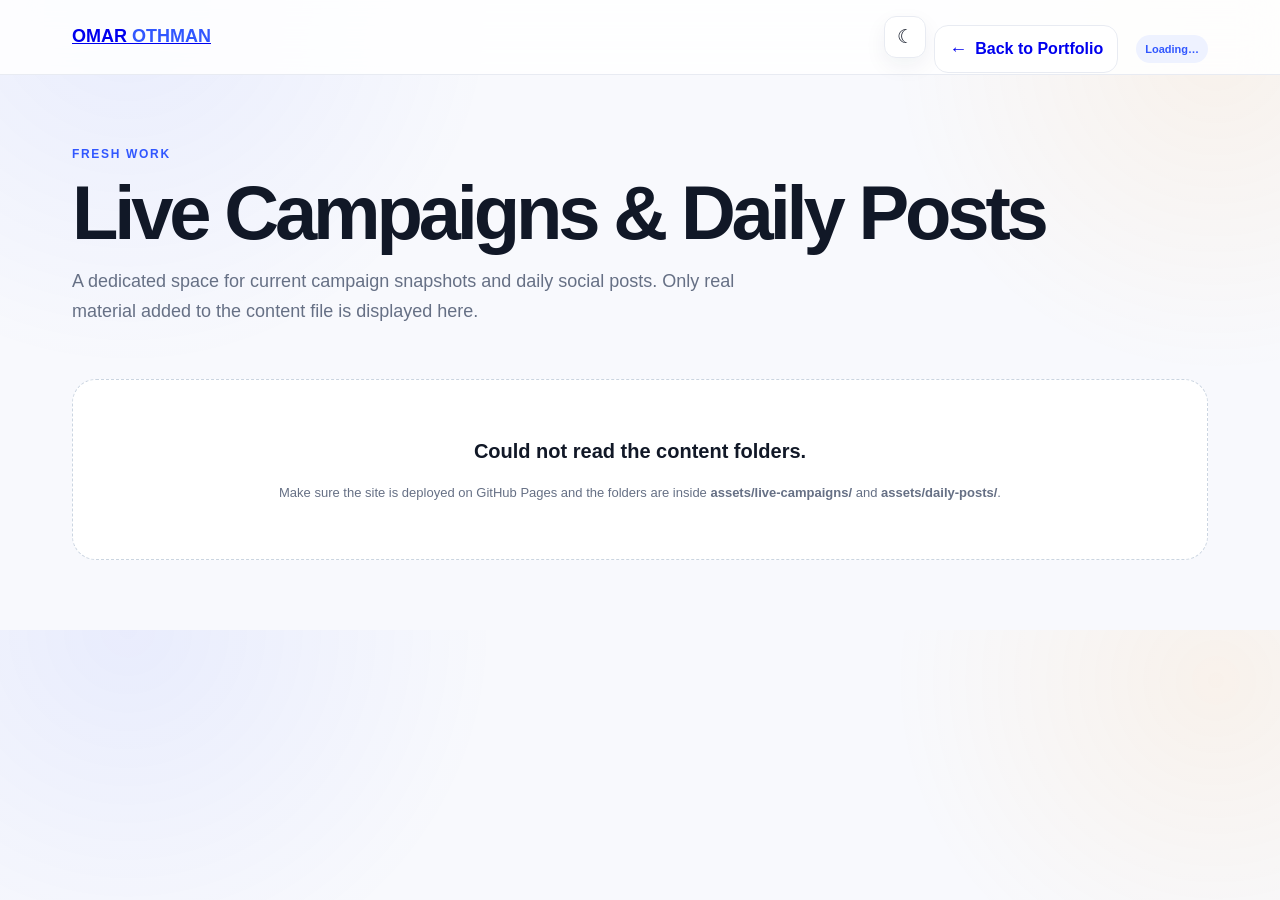
<file: live-campaigns.html>
<!doctype html><html><head><meta charset="utf-8"><meta name="viewport" content="width=device-width,initial-scale=1"><title>OMAR OTHMAN | Live Campaigns & Daily Posts</title><link rel="stylesheet" href="resource.css"><script type="text/javascript">
    (function(c,l,a,r,i,t,y){
        c[a]=c[a]||function(){(c[a].q=c[a].q||[]).push(arguments)};
        t=l.createElement(r);t.async=1;t.src="https://www.clarity.ms/tag/"+i;
        y=l.getElementsByTagName(r)[0];y.parentNode.insertBefore(t,y);
    })(window, document, "clarity", "script", "y4cbi8gt7r");
</script>
<link rel="icon" type="image/svg+xml" href="assets/favicon.svg">
<link rel="icon" href="assets/favicon.svg">
</head><body><header class="top"><div class="wrap nav"><a class="brand" href="index.html">OMAR <b>OTHMAN</b></a><div style="display:flex;align-items:center;gap:8px"><button class="theme-toggle" id="themeToggle" type="button" aria-label="Toggle dark mode" title="Toggle dark mode"><span class="theme-icon">☾</span></button><div class="folder-nav"><a class="back" href="index.html"><span class="back-arrow">←</span> Back to Portfolio</a><span class="folder-count" id="folderCount">Loading…</span></div></div></div></header><main><section class="hero"><div class="wrap"><div class="eyebrow">Fresh work</div><h1>Live Campaigns & Daily Posts</h1><p>A dedicated space for current campaign snapshots and daily social posts. Only real material added to the content file is displayed here.</p></div></section><section><div class="wrap"><div class="grid" id="campaigns"></div></div></section></main><script>
const REPO_FALLBACK={owner:'omar010211-sketch',repo:'Omar-Othman',branch:'main'};
function githubRepo(){
  const host=location.hostname;
  const parts=location.pathname.split('/').filter(Boolean);
  if(host.endsWith('.github.io')) return {owner:host.split('.')[0],repo:parts[0]||REPO_FALLBACK.repo,branch:'main'};
  return REPO_FALLBACK;
}
function titleFromFile(name, fallback){
  return name.replace(/\.[^.]+$/,'').replace(/[-_]+/g,' ').replace(/\b\w/g,m=>m.toUpperCase())||fallback;
}
async function folderImages(folder){
  const {owner,repo,branch}=githubRepo();
  const url=`https://api.github.com/repos/${encodeURIComponent(owner)}/${encodeURIComponent(repo)}/contents/${folder}?ref=${encodeURIComponent(branch)}`;
  const res=await fetch(url,{headers:{Accept:'application/vnd.github+json'}});
  if(!res.ok) throw new Error('GitHub folder unavailable');
  const data=await res.json();
  return data.filter(x=>x.type==='file' && /\.(jpe?g|png|webp|gif)$/i.test(x.name)).map(x=>({name:x.name,url:x.download_url||x.html_url}));
}
function safeText(v){return String(v||'').replace(/[&<>"]/g,c=>({'&':'&amp;','<':'&lt;','>':'&gt;','"':'&quot;'}[c]));}

async function loadLiveFolders(){
 const el=document.querySelector('#campaigns');
 try{
   const [campaigns,daily]=await Promise.all([folderImages('assets/live-campaigns'),folderImages('assets/daily-posts')]);
   const items=[...campaigns.map(x=>({...x,type:'Live Campaign',platform:'Live Campaign'})),...daily.map(x=>({...x,type:'Daily Post',platform:'Daily Post'}))];
   if(!items.length){el.innerHTML='<div class="empty"><b>No live material added yet.</b><div class="folder-note">Just upload JPG, JPEG, PNG, WEBP or GIF files to <strong>assets/live-campaigns/</strong> or <strong>assets/daily-posts/</strong>. They will appear here automatically — no JSON editing required.</div></div>';return;}
   el.innerHTML=items.map(x=>`<article class="card"><img src="${x.url}" alt="${safeText(titleFromFile(x.name,x.type))}" class="zoom" loading="lazy"><div class="body"><span class="tag">${x.platform}</span><h3>${safeText(titleFromFile(x.name,x.type))}</h3><p>Added automatically from the portfolio content folder.</p></div></article>`).join('');
   document.querySelector('#folderCount').textContent=items.length+' files'; bind();
 }catch(e){el.innerHTML='<div class="empty"><b>Could not read the content folders.</b><div class="folder-note">Make sure the site is deployed on GitHub Pages and the folders are inside <strong>assets/live-campaigns/</strong> and <strong>assets/daily-posts/</strong>.</div></div>';}
}
function bind(){document.querySelectorAll('.zoom').forEach(i=>i.onclick=()=>{document.querySelector('#modalImg').src=i.src;document.querySelector('#modal').classList.add('open')})}
loadLiveFolders();</script><div class="modal" id="modal"><div class="panel"><button class="close" onclick="document.querySelector('#modal').classList.remove('open')">×</button><img id="modalImg"></div></div><script>(function(){const root=document.documentElement,btn=document.querySelector('#themeToggle'),icon=document.querySelector('.theme-icon');const saved=localStorage.getItem('omar-theme');const prefers=window.matchMedia&&window.matchMedia('(prefers-color-scheme: dark)').matches;root.setAttribute('data-theme',saved||(prefers?'dark':'light'));function paint(){const d=root.getAttribute('data-theme')==='dark';if(icon)icon.textContent=d?'☀':'☾';if(btn){btn.title=d?'Light mode':'Dark mode';btn.setAttribute('aria-label',btn.title)}}paint();btn&&btn.addEventListener('click',()=>{const n=root.getAttribute('data-theme')==='dark'?'light':'dark';root.setAttribute('data-theme',n);localStorage.setItem('omar-theme',n);paint()})})();</script></body></html>
</file>
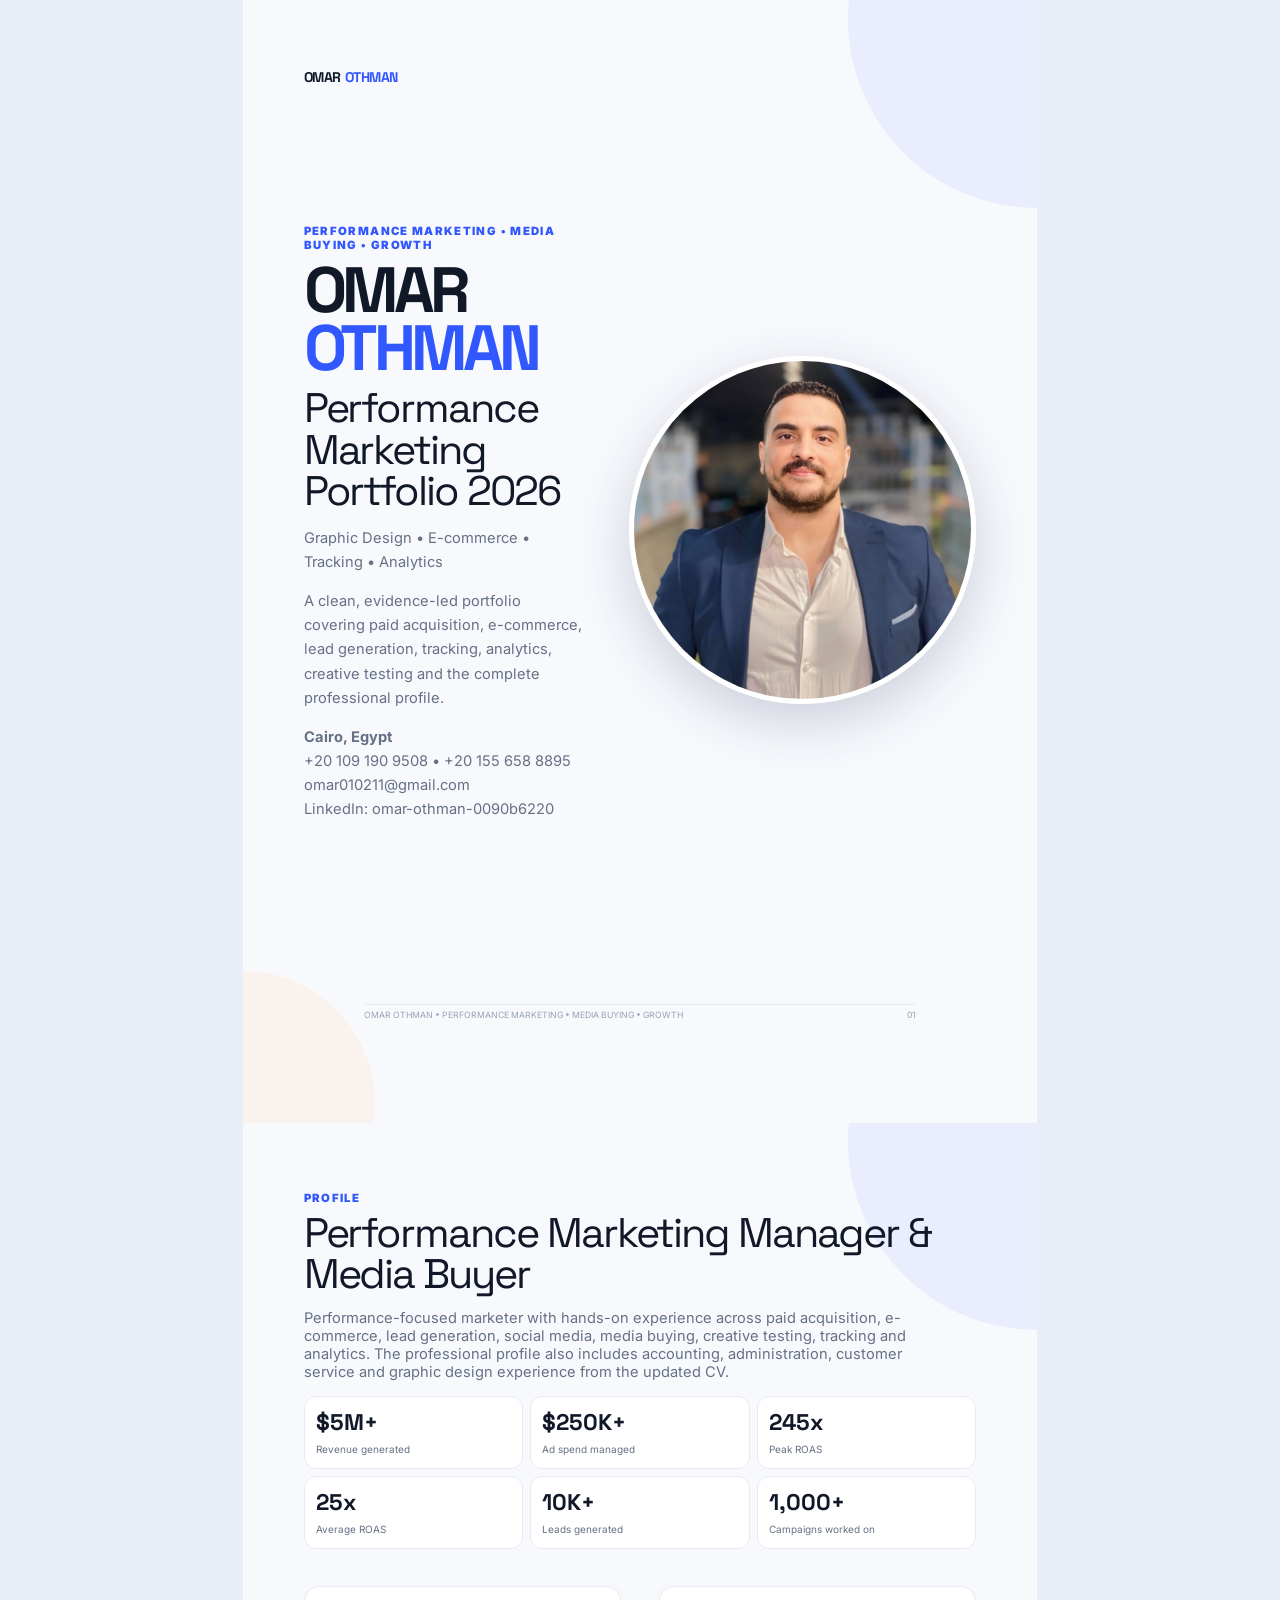
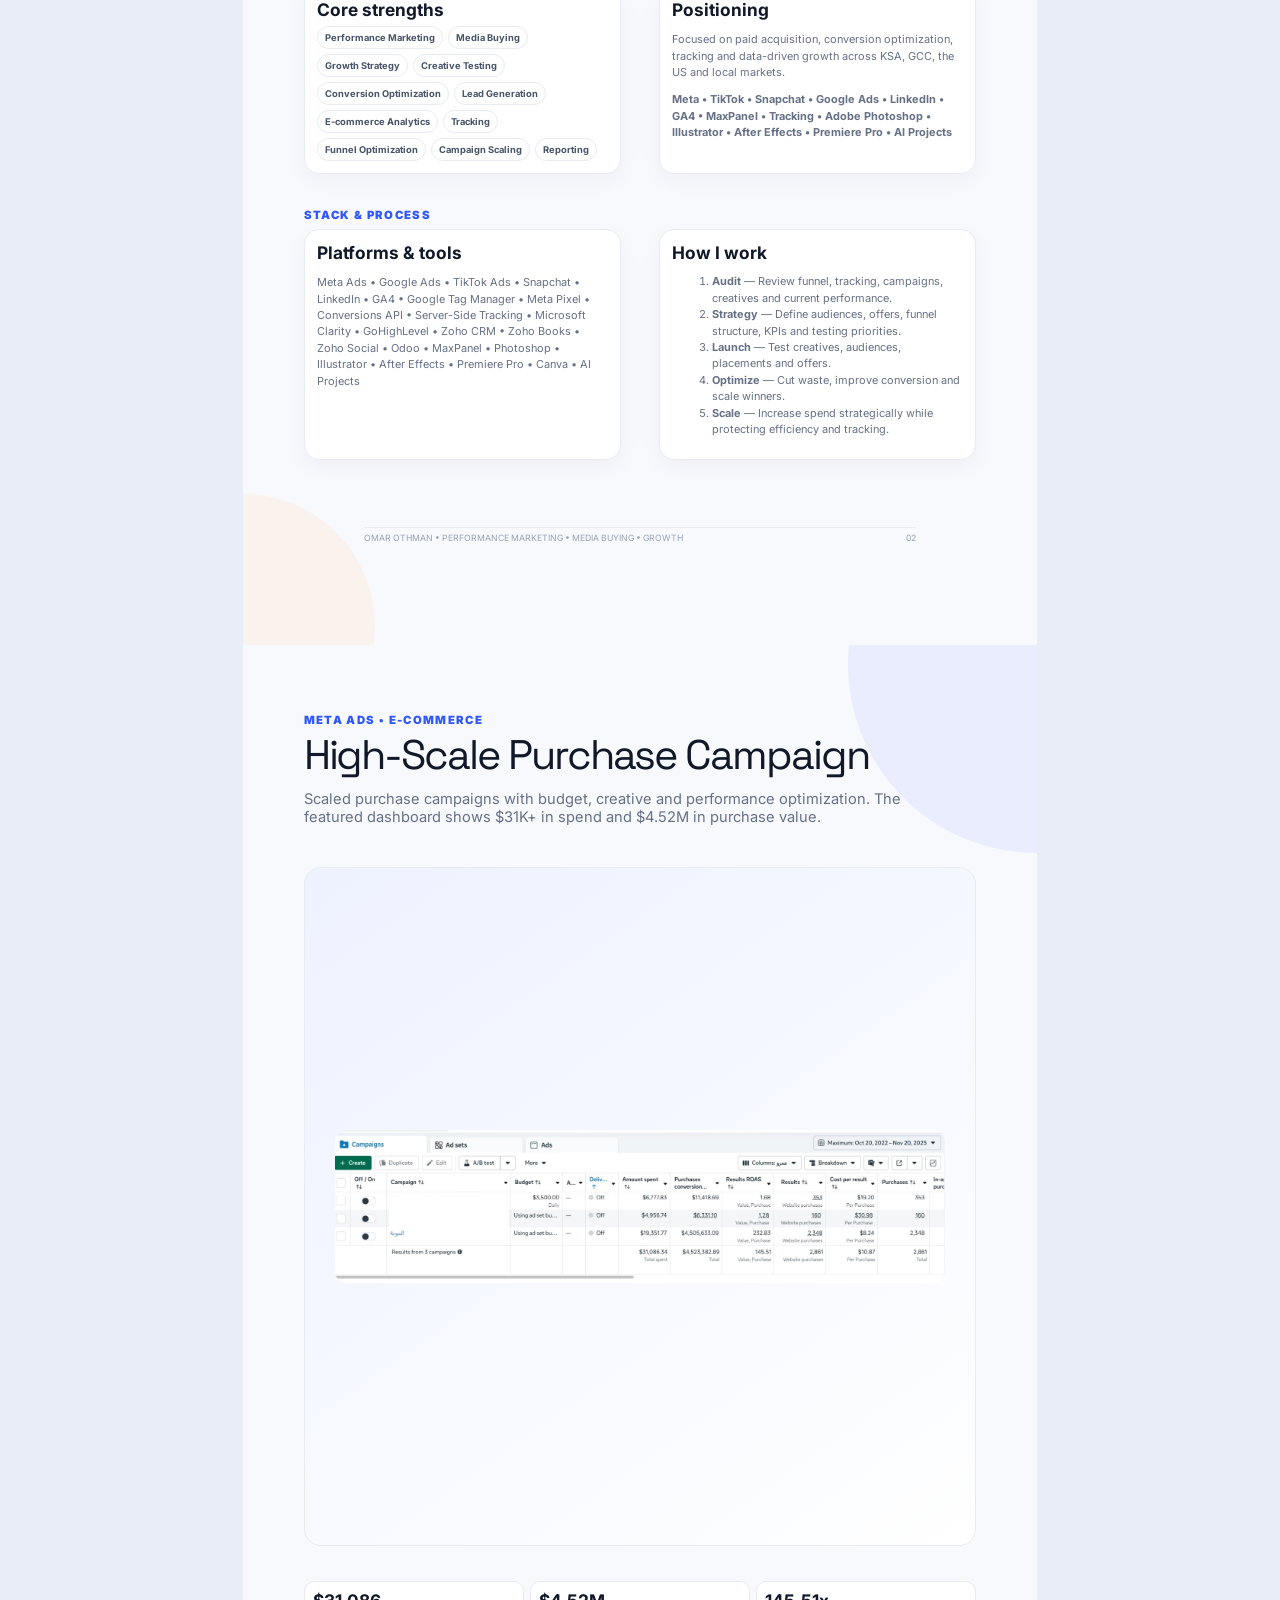
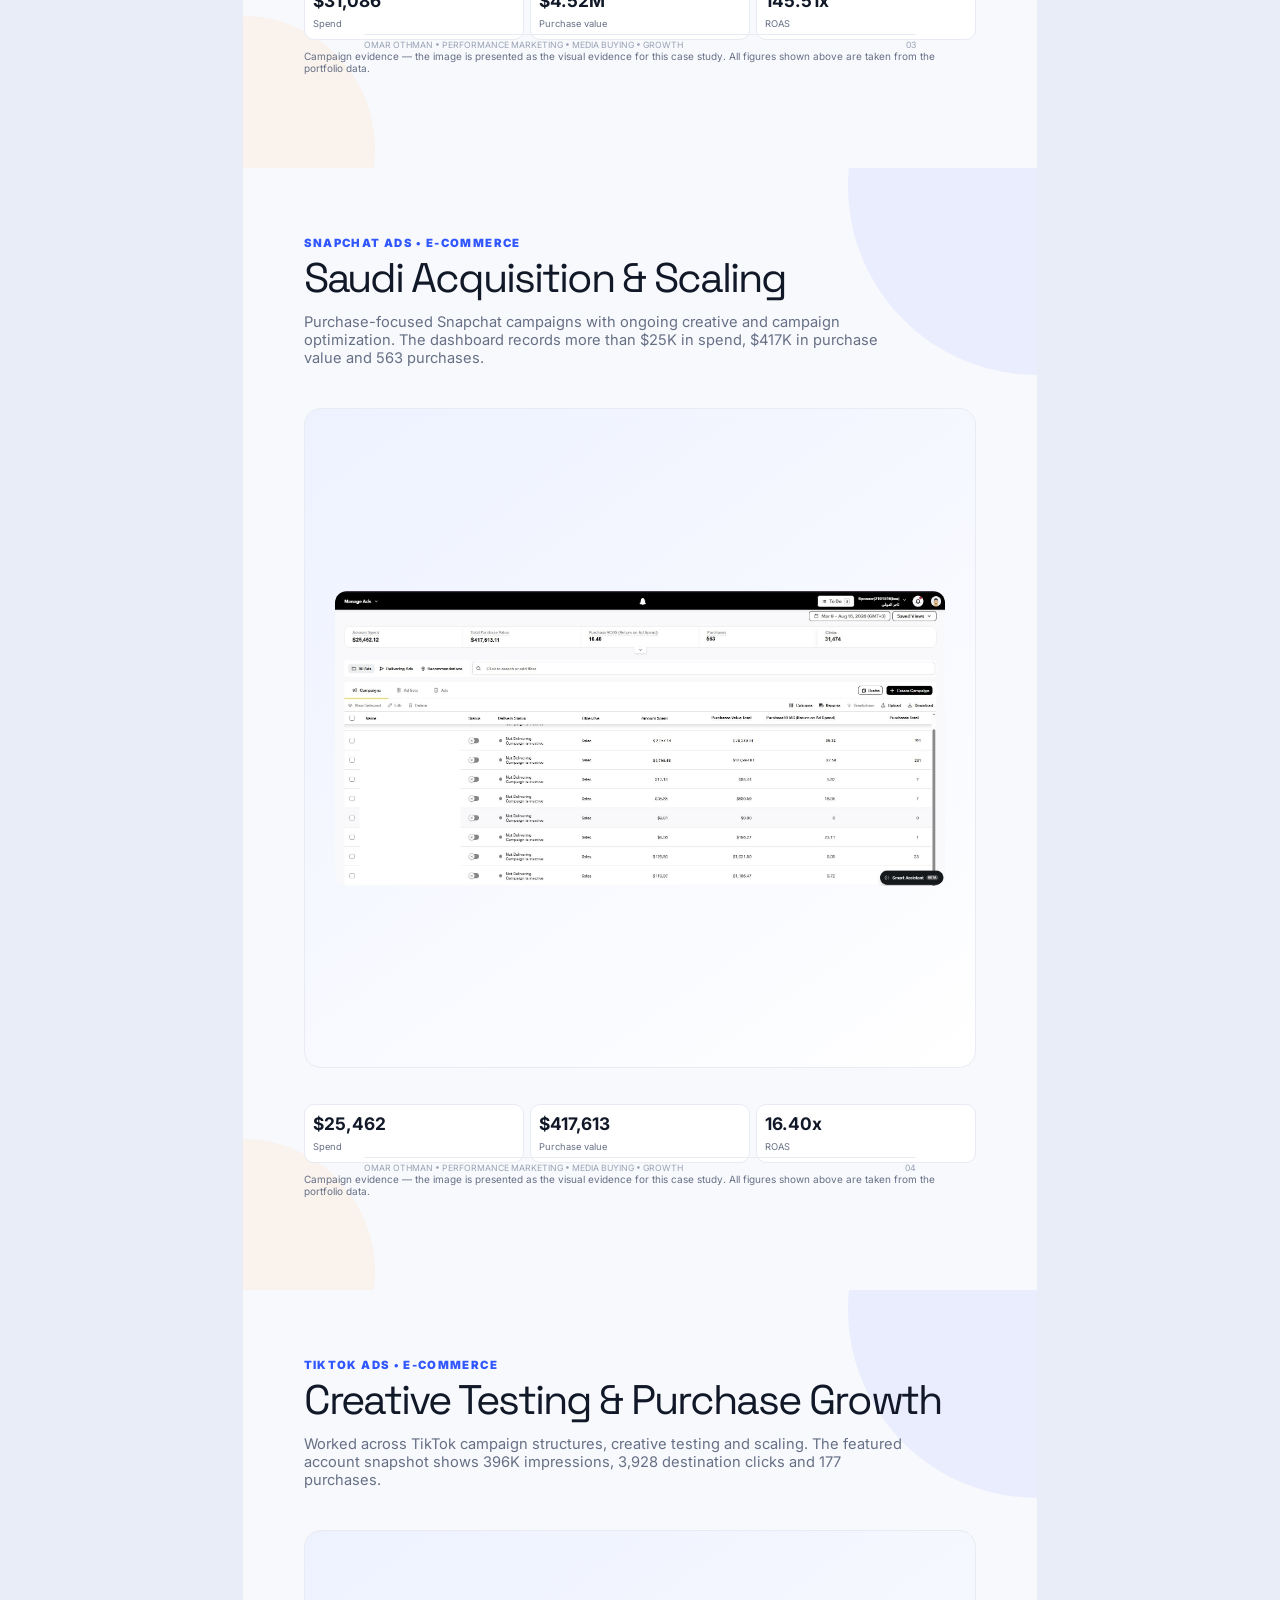
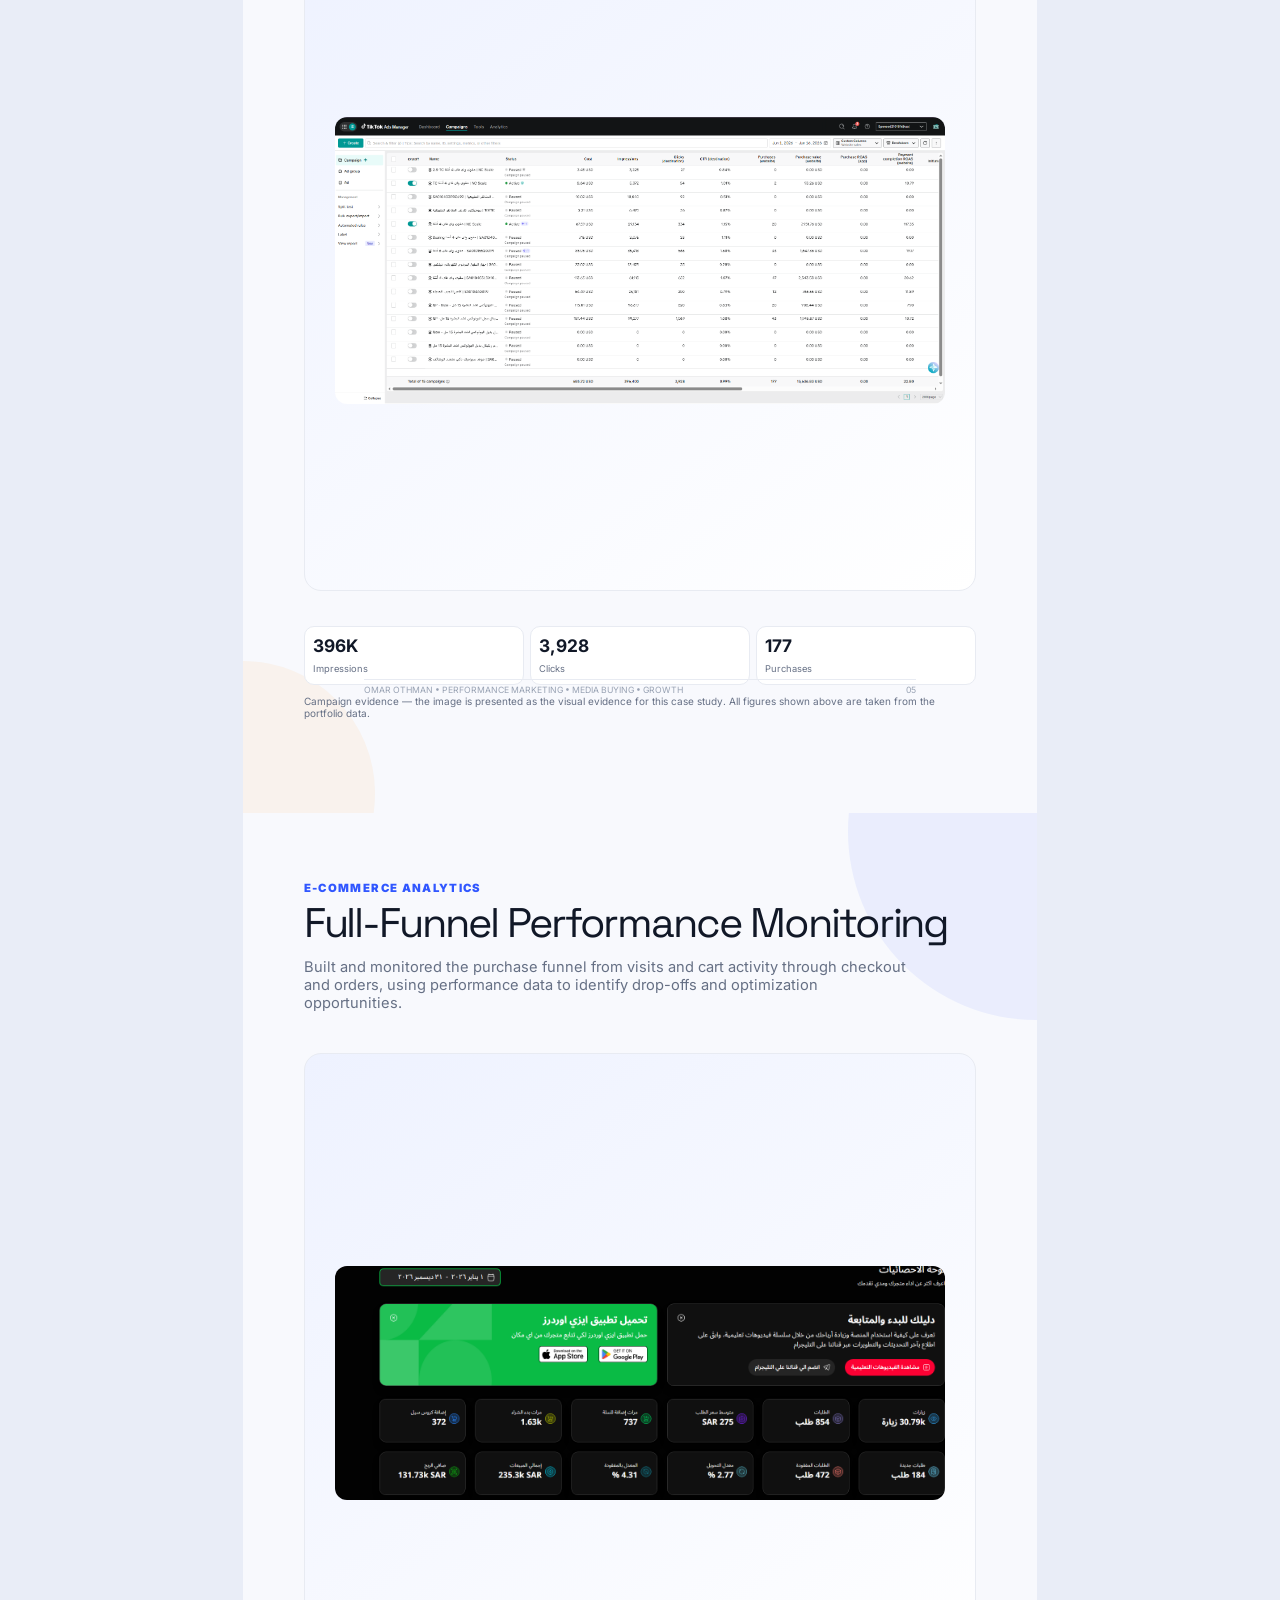
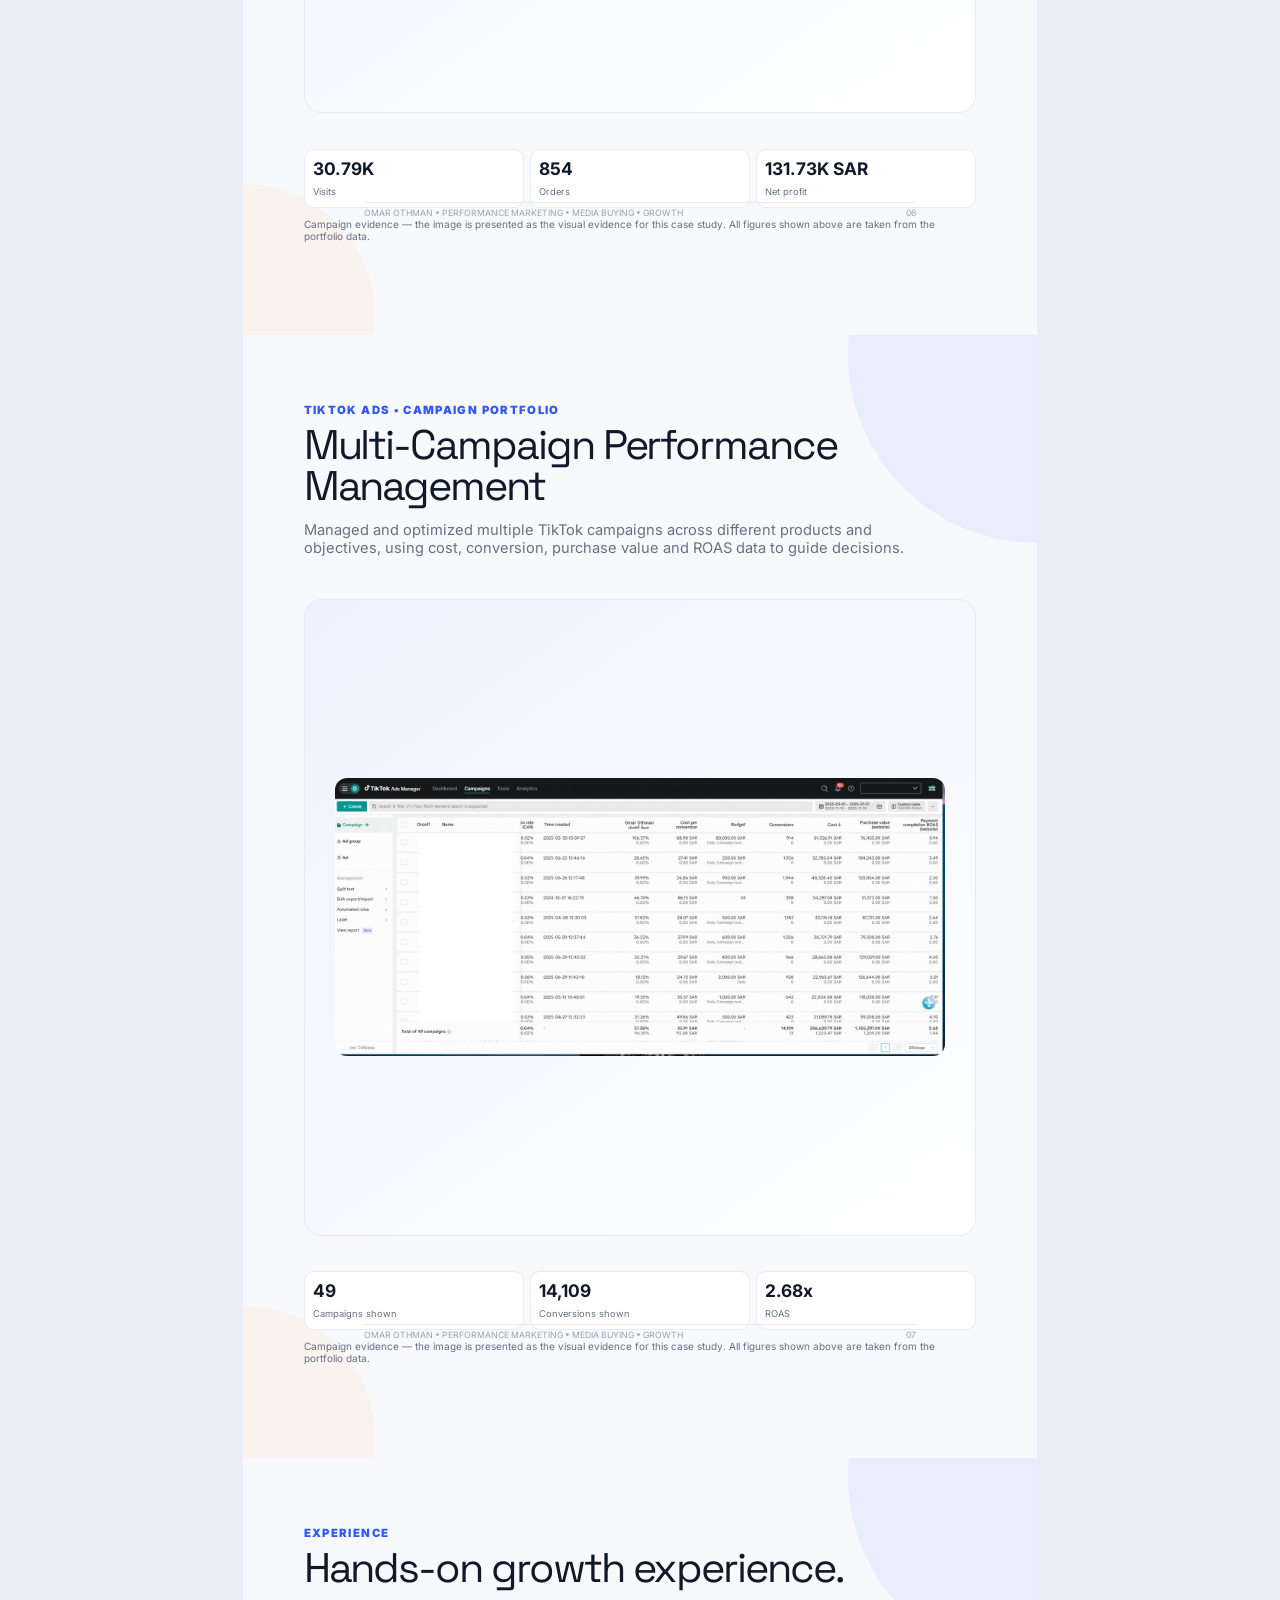
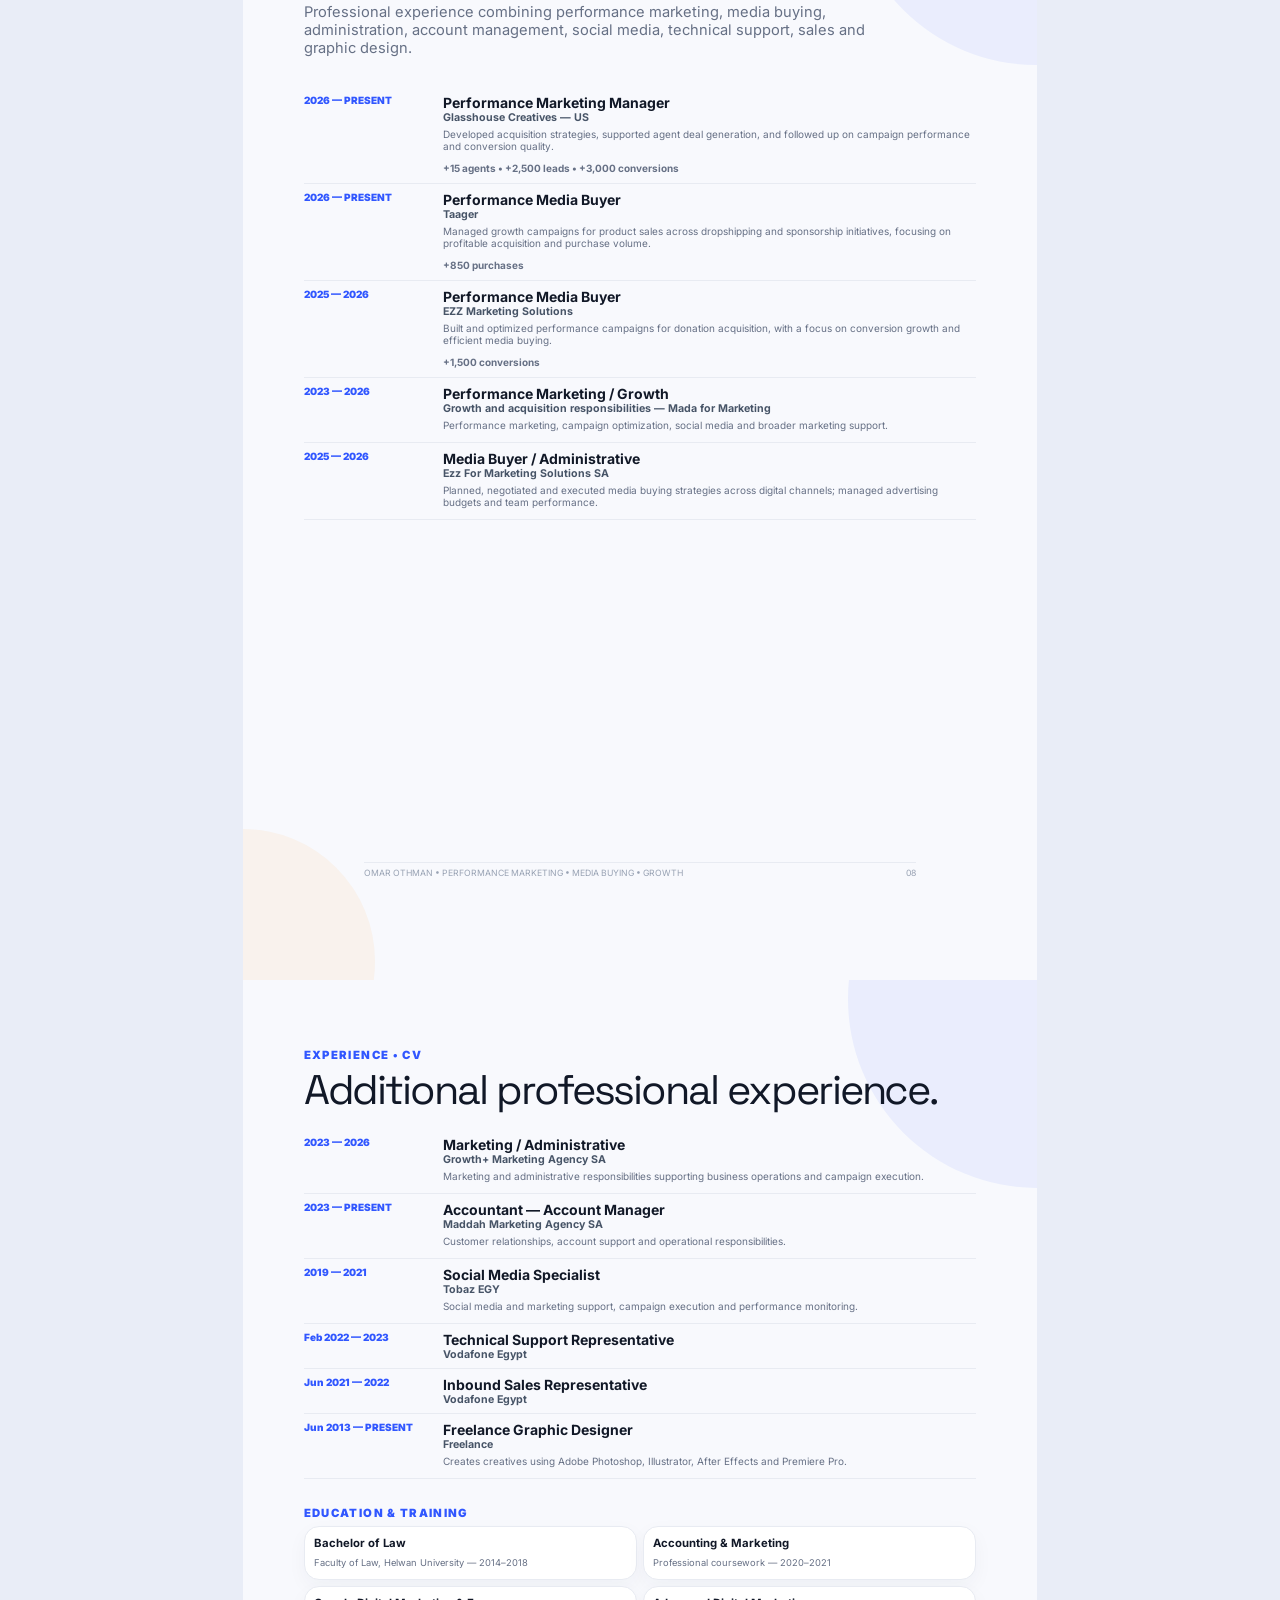
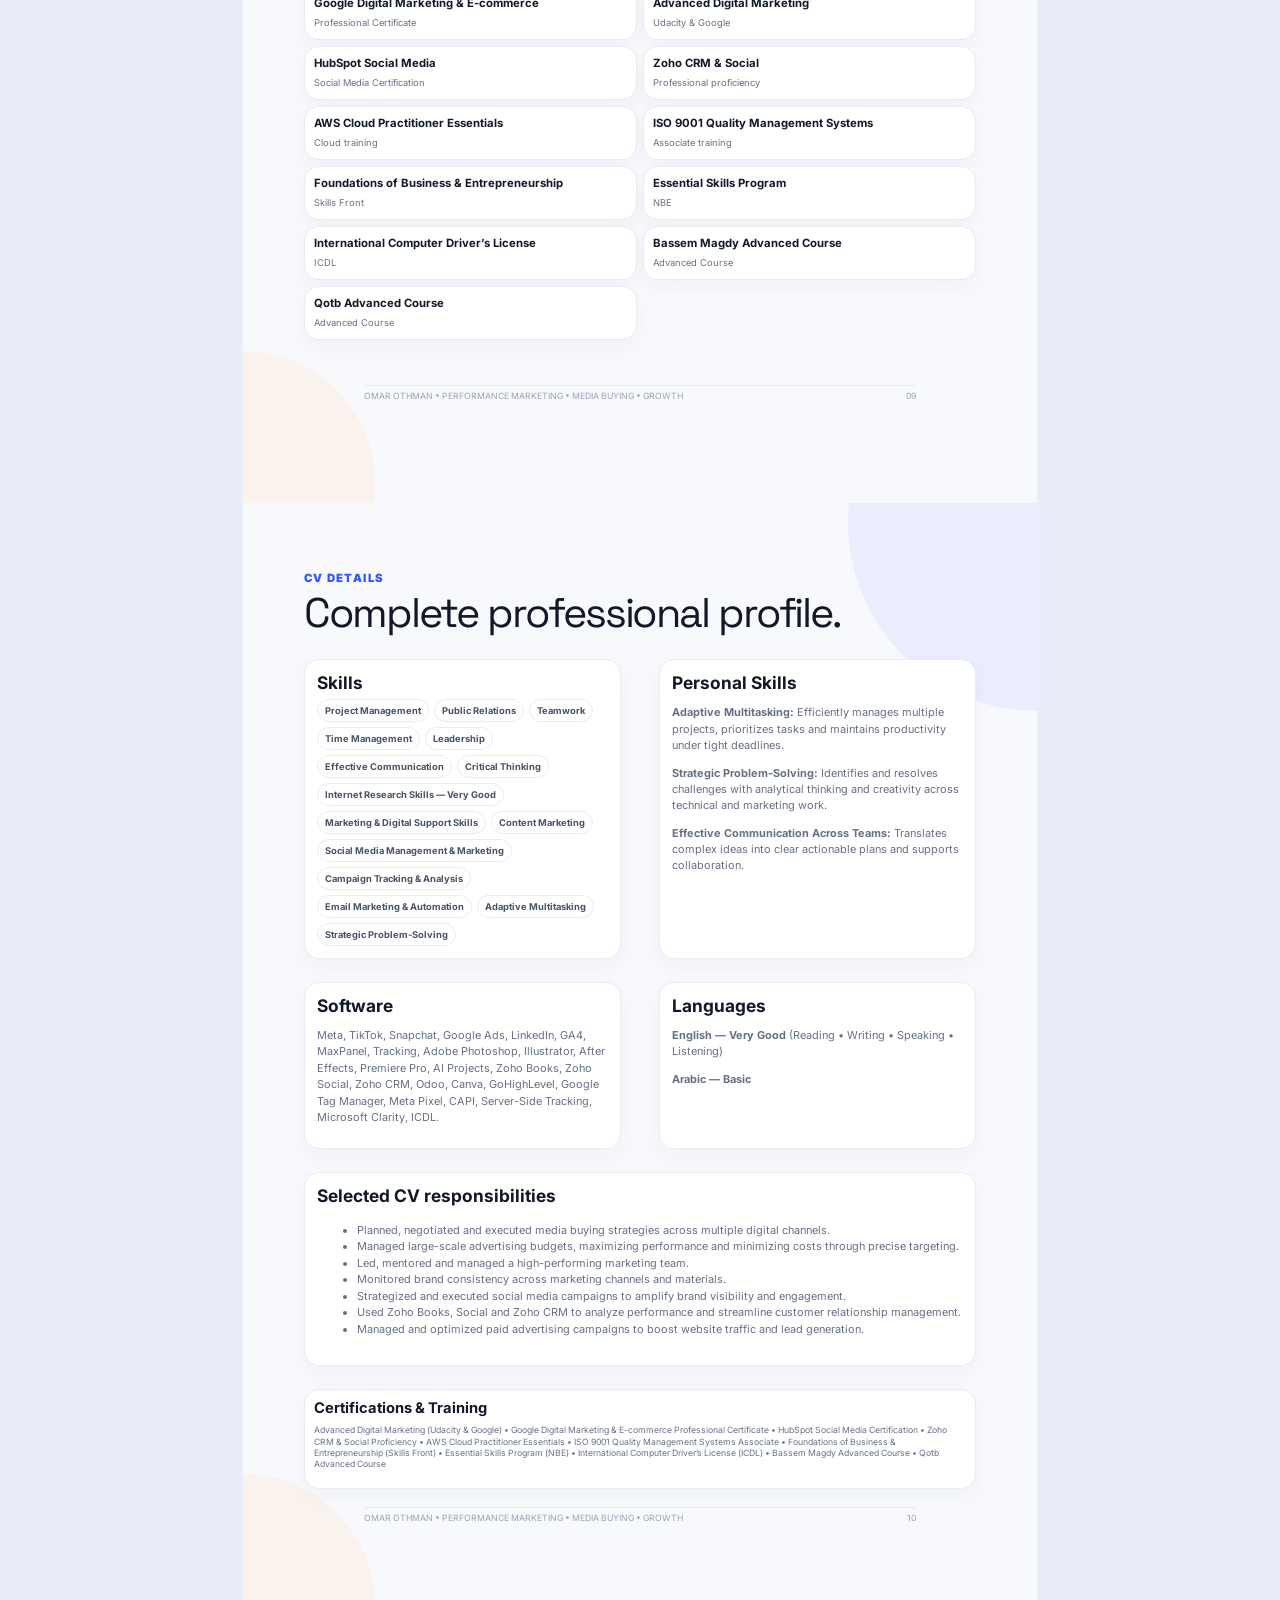
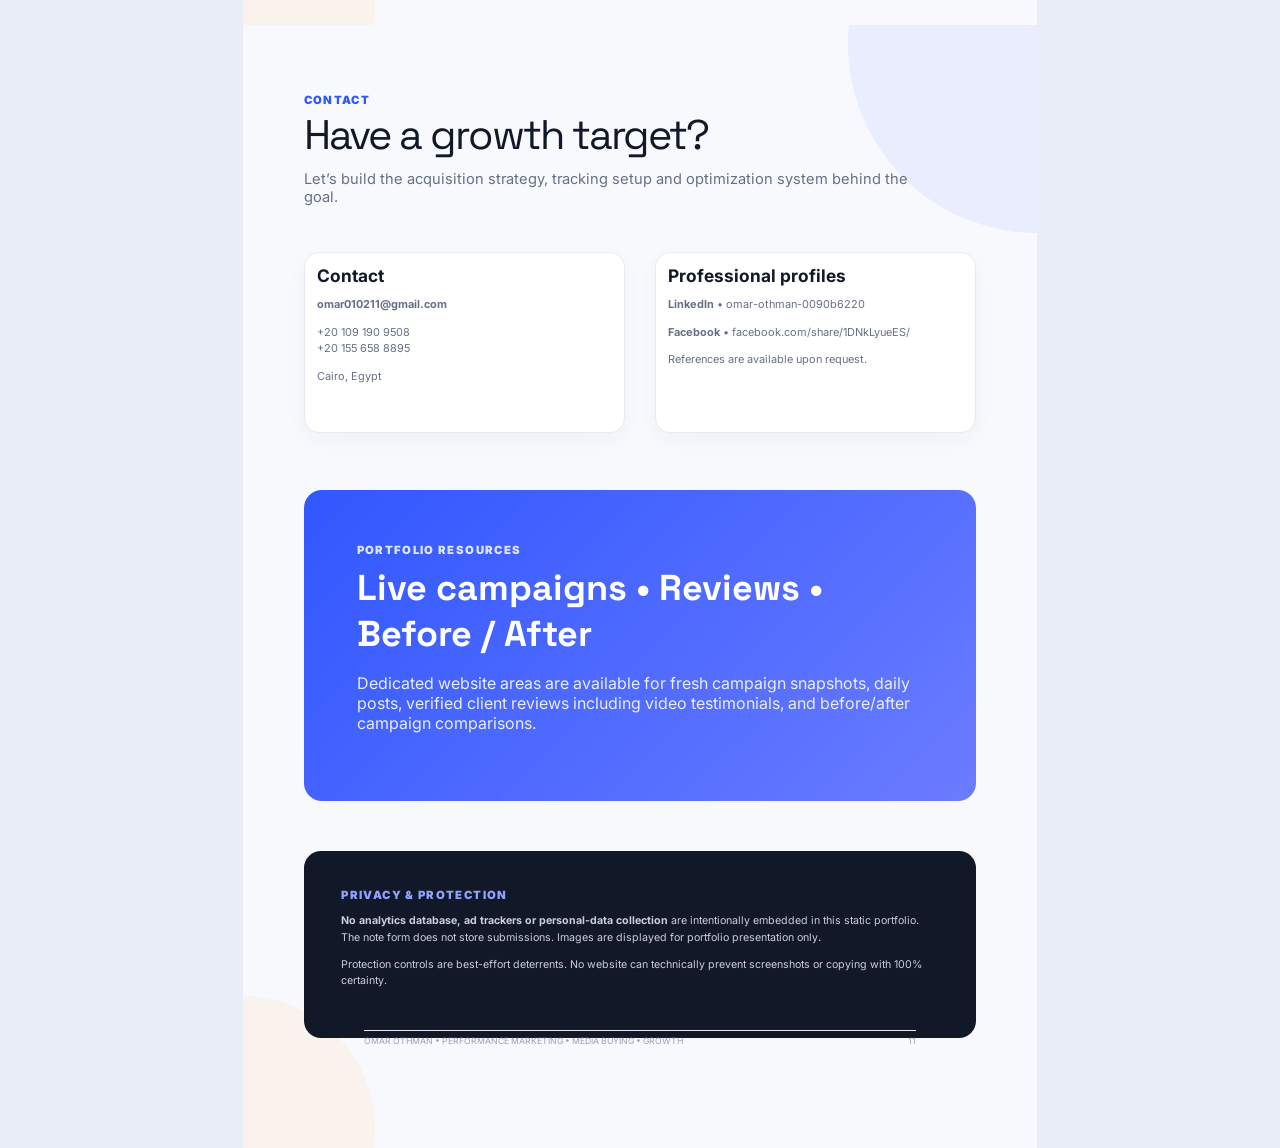
<file: portfolio-print.html>
<!doctype html><html><head><meta charset="utf-8"><title>OMAR OTHMAN — Portfolio</title><link href="https://fonts.googleapis.com/css2?family=Inter:wght@400;500;600;700;800;900&family=Space+Grotesk:wght@600;700&display=swap" rel="stylesheet"><style>
@page{size:A4;margin:0}*{box-sizing:border-box}body{margin:0;background:#e9edf7;color:#111827;font-family:Inter,Arial,sans-serif}.page{width:210mm;height:297mm;background:#f8f9fd;margin:0 auto;position:relative;overflow:hidden;padding:18mm 16mm;page-break-after:always}.page:before{content:"";position:absolute;width:100mm;height:100mm;border-radius:50%;background:rgba(49,87,255,.07);right:-50mm;top:-45mm}.page:after{content:"";position:absolute;width:70mm;height:70mm;border-radius:50%;background:rgba(255,159,28,.07);left:-35mm;bottom:-30mm}.content{position:relative;z-index:1;height:100%}.brand{font-family:'Space Grotesk',Arial;font-weight:900;letter-spacing:-.03em;font-size:14px}.brand b{color:#3157ff}.k{color:#3157ff;font-weight:900;font-size:8.5pt;text-transform:uppercase;letter-spacing:.12em}.title{font-family:'Space Grotesk',Arial;font-size:31pt;line-height:1.0;letter-spacing:-.05em;margin:7px 0 10px}.subtitle{font-size:11pt;color:#667085;max-width:160mm}.hero{display:grid;grid-template-columns:1fr 1fr;gap:12mm;align-items:center;height:235mm}.hero h1{font-family:'Space Grotesk',Arial;font-size:48pt;line-height:.9;letter-spacing:-.07em;margin:10px 0}.hero h1 span{color:#3157ff}.hero p{font-size:11pt;color:#667085;line-height:1.65}.portrait{width:92mm;height:92mm;border-radius:50%;object-fit:cover;border:5px solid #fff;box-shadow:0 18px 55px rgba(29,43,82,.2);display:block;margin:auto}.stats{display:grid;grid-template-columns:repeat(3,1fr);gap:7px;margin-top:14px}.stat{background:#fff;border:1px solid #e8ebf2;border-radius:12px;padding:11px}.stat b{display:block;font-family:'Space Grotesk';font-size:17pt}.stat small{font-size:7.5pt;color:#667085}.grid2{display:grid;grid-template-columns:1fr 1fr;gap:10mm}.grid3{display:grid;grid-template-columns:repeat(3,1fr);gap:5mm}.card{background:#fff;border:1px solid #e8ebf2;border-radius:15px;padding:12px;box-shadow:0 7px 20px rgba(29,43,82,.04)}.card h3{margin:0 0 6px;font-size:13pt}.card p,.card li{font-size:8.2pt;color:#667085;line-height:1.5}.chips{display:flex;flex-wrap:wrap;gap:5px}.chip{padding:5px 7px;border:1px solid #e8ebf2;border-radius:999px;background:#fff;font-size:7pt;font-weight:700;color:#475467}.case{height:257mm;display:flex;flex-direction:column}.case-head{margin-bottom:7mm}.case-image{flex:1;background:linear-gradient(145deg,#eef2ff,#fff);border-radius:17px;border:1px solid #e8ebf2;padding:8mm;display:flex;align-items:center;justify-content:center}.case-image img{max-width:100%;max-height:142mm;object-fit:contain;border-radius:12px}.case-copy{margin-top:7mm}.metrics{display:grid;grid-template-columns:repeat(3,1fr);gap:6px;margin-top:9px}.metric{background:#fff;border:1px solid #e8ebf2;border-radius:10px;padding:8px}.metric b{display:block;font-size:13pt}.metric small{font-size:7pt;color:#667085}.job{display:grid;grid-template-columns:30mm 1fr;gap:7mm;padding:7px 0;border-bottom:1px solid #e8ebf2}.date{color:#3157ff;font-weight:900;font-size:7.5pt}.job h3{font-size:10.5pt;margin:0}.company{font-size:8pt;font-weight:700;color:#475467}.job p{font-size:7.5pt;color:#667085;margin:4px 0}.edu{display:grid;grid-template-columns:1fr 1fr;gap:6px}.edu .card{padding:9px}.edu b{font-size:8.5pt;display:block}.edu span{font-size:7pt;color:#667085}.footer{position:absolute;bottom:9mm;left:16mm;right:16mm;display:flex;justify-content:space-between;font-size:6.5pt;color:#98a2b3;border-top:1px solid #e8ebf2;padding-top:5px}.small{font-size:7.5pt;color:#667085}.contact{display:grid;grid-template-columns:1fr 1fr;gap:8mm;margin-top:12mm}.contact .card{min-height:48mm}.accentbox{background:linear-gradient(135deg,#3157ff,#6b7cff);color:#fff;border-radius:18px;padding:14mm}.accentbox p{color:#e8edff}.privacy{background:#111827;color:#fff;border-radius:17px;padding:10mm}.privacy p{color:#c8d0dc;font-size:8pt;line-height:1.55}
</style><script type="text/javascript">
    (function(c,l,a,r,i,t,y){
        c[a]=c[a]||function(){(c[a].q=c[a].q||[]).push(arguments)};
        t=l.createElement(r);t.async=1;t.src="https://www.clarity.ms/tag/"+i;
        y=l.getElementsByTagName(r)[0];y.parentNode.insertBefore(t,y);
    })(window, document, "clarity", "script", "y4cbi8gt7r");
</script>
<link rel="icon" type="image/svg+xml" href="assets/favicon.svg">
<link rel="icon" href="assets/favicon.svg">
</head><body>
<div class="page"><div class="content"><div class="brand">OMAR <b>OTHMAN</b></div><div class="hero"><div><div class="k">Performance Marketing • Media Buying • Growth</div><h1>OMAR <span>OTHMAN</span></h1><div class="title">Performance Marketing Portfolio 2026</div><p>Graphic Design • E-commerce • Tracking • Analytics</p><p>A clean, evidence-led portfolio covering paid acquisition, e-commerce, lead generation, tracking, analytics, creative testing and the complete professional profile.</p><p><b>Cairo, Egypt</b><br>+20 109 190 9508 • +20 155 658 8895<br>omar010211@gmail.com<br>LinkedIn: omar-othman-0090b6220</p></div><div><img class="portrait" src="assets/profile.jpg" alt="Omar Othman"></div></div><div class="footer"><span>OMAR OTHMAN • PERFORMANCE MARKETING • MEDIA BUYING • GROWTH</span><span>01</span></div></div></div>
<div class="page"><div class="content"><div class="k">Profile</div><div class="title">Performance Marketing Manager & Media Buyer</div><p class="subtitle">Performance-focused marketer with hands-on experience across paid acquisition, e-commerce, lead generation, social media, media buying, creative testing, tracking and analytics. The professional profile also includes accounting, administration, customer service and graphic design experience from the updated CV.</p><div class="stats"><div class="stat"><b>$5M+</b><small>Revenue generated</small></div><div class="stat"><b>$250K+</b><small>Ad spend managed</small></div><div class="stat"><b>245x</b><small>Peak ROAS</small></div><div class="stat"><b>25x</b><small>Average ROAS</small></div><div class="stat"><b>10K+</b><small>Leads generated</small></div><div class="stat"><b>1,000+</b><small>Campaigns worked on</small></div></div><div style="height:10mm"></div><div class="grid2"><div class="card"><h3>Core strengths</h3><div class="chips"><span class="chip">Performance Marketing</span><span class="chip">Media Buying</span><span class="chip">Growth Strategy</span><span class="chip">Creative Testing</span><span class="chip">Conversion Optimization</span><span class="chip">Lead Generation</span><span class="chip">E-commerce Analytics</span><span class="chip">Tracking</span><span class="chip">Funnel Optimization</span><span class="chip">Campaign Scaling</span><span class="chip">Reporting</span></div></div><div class="card"><h3>Positioning</h3><p>Focused on paid acquisition, conversion optimization, tracking and data-driven growth across KSA, GCC, the US and local markets.</p><p><b>Meta • TikTok • Snapchat • Google Ads • LinkedIn • GA4 • MaxPanel • Tracking • Adobe Photoshop • Illustrator • After Effects • Premiere Pro • AI Projects</b></p></div></div><div style="height:9mm"></div><div class="k">Stack & Process</div><div class="grid2" style="margin-top:7px"><div class="card"><h3>Platforms & tools</h3><p>Meta Ads • Google Ads • TikTok Ads • Snapchat • LinkedIn • GA4 • Google Tag Manager • Meta Pixel • Conversions API • Server-Side Tracking • Microsoft Clarity • GoHighLevel • Zoho CRM • Zoho Books • Zoho Social • Odoo • MaxPanel • Photoshop • Illustrator • After Effects • Premiere Pro • Canva • AI Projects</p></div><div class="card"><h3>How I work</h3><ol class="small"><li><b>Audit</b> — Review funnel, tracking, campaigns, creatives and current performance.</li><li><b>Strategy</b> — Define audiences, offers, funnel structure, KPIs and testing priorities.</li><li><b>Launch</b> — Test creatives, audiences, placements and offers.</li><li><b>Optimize</b> — Cut waste, improve conversion and scale winners.</li><li><b>Scale</b> — Increase spend strategically while protecting efficiency and tracking.</li></ol></div></div><div class="footer"><span>OMAR OTHMAN • PERFORMANCE MARKETING • MEDIA BUYING • GROWTH</span><span>02</span></div></div></div>
<div class="page"><div class="content case"><div class="case-head"><div class="k">Meta Ads • E-commerce</div><div class="title">High-Scale Purchase Campaign</div><p class="subtitle">Scaled purchase campaigns with budget, creative and performance optimization. The featured dashboard shows $31K+ in spend and $4.52M in purchase value.</p></div><div class="case-image"><img src="assets/meta-case.jpg"></div><div class="case-copy"><div class="metrics"><div class="metric"><b>$31,086</b><small>Spend</small></div><div class="metric"><b>$4.52M</b><small>Purchase value</small></div><div class="metric"><b>145.51x</b><small>ROAS</small></div></div><p class="small">Campaign evidence — the image is presented as the visual evidence for this case study. All figures shown above are taken from the portfolio data.</p></div><div class="footer"><span>OMAR OTHMAN • PERFORMANCE MARKETING • MEDIA BUYING • GROWTH</span><span>03</span></div></div></div>
<div class="page"><div class="content case"><div class="case-head"><div class="k">Snapchat Ads • E-commerce</div><div class="title">Saudi Acquisition & Scaling</div><p class="subtitle">Purchase-focused Snapchat campaigns with ongoing creative and campaign optimization. The dashboard records more than $25K in spend, $417K in purchase value and 563 purchases.</p></div><div class="case-image"><img src="assets/snapchat-case.jpg"></div><div class="case-copy"><div class="metrics"><div class="metric"><b>$25,462</b><small>Spend</small></div><div class="metric"><b>$417,613</b><small>Purchase value</small></div><div class="metric"><b>16.40x</b><small>ROAS</small></div></div><p class="small">Campaign evidence — the image is presented as the visual evidence for this case study. All figures shown above are taken from the portfolio data.</p></div><div class="footer"><span>OMAR OTHMAN • PERFORMANCE MARKETING • MEDIA BUYING • GROWTH</span><span>04</span></div></div></div>
<div class="page"><div class="content case"><div class="case-head"><div class="k">TikTok Ads • E-commerce</div><div class="title">Creative Testing & Purchase Growth</div><p class="subtitle">Worked across TikTok campaign structures, creative testing and scaling. The featured account snapshot shows 396K impressions, 3,928 destination clicks and 177 purchases.</p></div><div class="case-image"><img src="assets/tiktok-case.jpg"></div><div class="case-copy"><div class="metrics"><div class="metric"><b>396K</b><small>Impressions</small></div><div class="metric"><b>3,928</b><small>Clicks</small></div><div class="metric"><b>177</b><small>Purchases</small></div></div><p class="small">Campaign evidence — the image is presented as the visual evidence for this case study. All figures shown above are taken from the portfolio data.</p></div><div class="footer"><span>OMAR OTHMAN • PERFORMANCE MARKETING • MEDIA BUYING • GROWTH</span><span>05</span></div></div></div>
<div class="page"><div class="content case"><div class="case-head"><div class="k">E-commerce Analytics</div><div class="title">Full-Funnel Performance Monitoring</div><p class="subtitle">Built and monitored the purchase funnel from visits and cart activity through checkout and orders, using performance data to identify drop-offs and optimization opportunities.</p></div><div class="case-image"><img src="assets/store-dashboard.png"></div><div class="case-copy"><div class="metrics"><div class="metric"><b>30.79K</b><small>Visits</small></div><div class="metric"><b>854</b><small>Orders</small></div><div class="metric"><b>131.73K SAR</b><small>Net profit</small></div></div><p class="small">Campaign evidence — the image is presented as the visual evidence for this case study. All figures shown above are taken from the portfolio data.</p></div><div class="footer"><span>OMAR OTHMAN • PERFORMANCE MARKETING • MEDIA BUYING • GROWTH</span><span>06</span></div></div></div>
<div class="page"><div class="content case"><div class="case-head"><div class="k">TikTok Ads • Campaign Portfolio</div><div class="title">Multi-Campaign Performance Management</div><p class="subtitle">Managed and optimized multiple TikTok campaigns across different products and objectives, using cost, conversion, purchase value and ROAS data to guide decisions.</p></div><div class="case-image"><img src="assets/tiktok-campaigns.jpg"></div><div class="case-copy"><div class="metrics"><div class="metric"><b>49</b><small>Campaigns shown</small></div><div class="metric"><b>14,109</b><small>Conversions shown</small></div><div class="metric"><b>2.68x</b><small>ROAS</small></div></div><p class="small">Campaign evidence — the image is presented as the visual evidence for this case study. All figures shown above are taken from the portfolio data.</p></div><div class="footer"><span>OMAR OTHMAN • PERFORMANCE MARKETING • MEDIA BUYING • GROWTH</span><span>07</span></div></div></div>
<div class="page"><div class="content"><div class="k">Experience</div><div class="title">Hands-on growth experience.</div><p class="subtitle">Professional experience combining performance marketing, media buying, administration, account management, social media, technical support, sales and graphic design.</p><div style="margin-top:8mm"><div class="job"><div class="date">2026 — PRESENT</div><div><h3>Performance Marketing Manager</h3><div class="company">Glasshouse Creatives — US</div><p>Developed acquisition strategies, supported agent deal generation, and followed up on campaign performance and conversion quality.</p><b class="small">+15 agents • +2,500 leads • +3,000 conversions</b></div></div><div class="job"><div class="date">2026 — PRESENT</div><div><h3>Performance Media Buyer</h3><div class="company">Taager</div><p>Managed growth campaigns for product sales across dropshipping and sponsorship initiatives, focusing on profitable acquisition and purchase volume.</p><b class="small">+850 purchases</b></div></div><div class="job"><div class="date">2025 — 2026</div><div><h3>Performance Media Buyer</h3><div class="company">EZZ Marketing Solutions</div><p>Built and optimized performance campaigns for donation acquisition, with a focus on conversion growth and efficient media buying.</p><b class="small">+1,500 conversions</b></div></div><div class="job"><div class="date">2023 — 2026</div><div><h3>Performance Marketing / Growth</h3><div class="company">Growth and acquisition responsibilities — Mada for Marketing</div><p>Performance marketing, campaign optimization, social media and broader marketing support.</p></div></div><div class="job"><div class="date">2025 — 2026</div><div><h3>Media Buyer / Administrative</h3><div class="company">Ezz For Marketing Solutions SA</div><p>Planned, negotiated and executed media buying strategies across digital channels; managed advertising budgets and team performance.</p></div></div></div><div class="footer"><span>OMAR OTHMAN • PERFORMANCE MARKETING • MEDIA BUYING • GROWTH</span><span>08</span></div></div></div>
<div class="page"><div class="content"><div class="k">Experience • CV</div><div class="title">Additional professional experience.</div><div style="margin-top:5mm"><div class="job"><div class="date">2023 — 2026</div><div><h3>Marketing / Administrative</h3><div class="company">Growth+ Marketing Agency SA</div><p>Marketing and administrative responsibilities supporting business operations and campaign execution.</p></div></div><div class="job"><div class="date">2023 — PRESENT</div><div><h3>Accountant — Account Manager</h3><div class="company">Maddah Marketing Agency SA</div><p>Customer relationships, account support and operational responsibilities.</p></div></div><div class="job"><div class="date">2019 — 2021</div><div><h3>Social Media Specialist</h3><div class="company">Tobaz EGY</div><p>Social media and marketing support, campaign execution and performance monitoring.</p></div></div><div class="job"><div class="date">Feb 2022 — 2023</div><div><h3>Technical Support Representative</h3><div class="company">Vodafone Egypt</div></div></div><div class="job"><div class="date">Jun 2021 — 2022</div><div><h3>Inbound Sales Representative</h3><div class="company">Vodafone Egypt</div></div></div><div class="job"><div class="date">Jun 2013 — PRESENT</div><div><h3>Freelance Graphic Designer</h3><div class="company">Freelance</div><p>Creates creatives using Adobe Photoshop, Illustrator, After Effects and Premiere Pro.</p></div></div></div><div style="height:7mm"></div><div class="k">Education & Training</div><div class="edu" style="margin-top:6px"><div class="card"><b>Bachelor of Law</b><span>Faculty of Law, Helwan University — 2014–2018</span></div><div class="card"><b>Accounting & Marketing</b><span>Professional coursework — 2020–2021</span></div><div class="card"><b>Google Digital Marketing & E-commerce</b><span>Professional Certificate</span></div><div class="card"><b>Advanced Digital Marketing</b><span>Udacity & Google</span></div><div class="card"><b>HubSpot Social Media</b><span>Social Media Certification</span></div><div class="card"><b>Zoho CRM & Social</b><span>Professional proficiency</span></div><div class="card"><b>AWS Cloud Practitioner Essentials</b><span>Cloud training</span></div><div class="card"><b>ISO 9001 Quality Management Systems</b><span>Associate training</span></div><div class="card"><b>Foundations of Business & Entrepreneurship</b><span>Skills Front</span></div><div class="card"><b>Essential Skills Program</b><span>NBE</span></div><div class="card"><b>International Computer Driver’s License</b><span>ICDL</span></div><div class="card"><b>Bassem Magdy Advanced Course</b><span>Advanced Course</span></div><div class="card"><b>Qotb Advanced Course</b><span>Advanced Course</span></div></div><div class="footer"><span>OMAR OTHMAN • PERFORMANCE MARKETING • MEDIA BUYING • GROWTH</span><span>09</span></div></div></div>
<div class="page"><div class="content"><div class="k">CV Details</div><div class="title">Complete professional profile.</div><div class="grid2" style="margin-top:7mm"><div class="card"><h3>Skills</h3><div class="chips"><span class="chip">Project Management</span><span class="chip">Public Relations</span><span class="chip">Teamwork</span><span class="chip">Time Management</span><span class="chip">Leadership</span><span class="chip">Effective Communication</span><span class="chip">Critical Thinking</span><span class="chip">Internet Research Skills — Very Good</span><span class="chip">Marketing & Digital Support Skills</span><span class="chip">Content Marketing</span><span class="chip">Social Media Management & Marketing</span><span class="chip">Campaign Tracking & Analysis</span><span class="chip">Email Marketing & Automation</span><span class="chip">Adaptive Multitasking</span><span class="chip">Strategic Problem-Solving</span></div></div><div class="card"><h3>Personal Skills</h3><p><b>Adaptive Multitasking:</b> Efficiently manages multiple projects, prioritizes tasks and maintains productivity under tight deadlines.</p><p><b>Strategic Problem-Solving:</b> Identifies and resolves challenges with analytical thinking and creativity across technical and marketing work.</p><p><b>Effective Communication Across Teams:</b> Translates complex ideas into clear actionable plans and supports collaboration.</p></div></div><div class="grid2" style="margin-top:6mm"><div class="card"><h3>Software</h3><p>Meta, TikTok, Snapchat, Google Ads, LinkedIn, GA4, MaxPanel, Tracking, Adobe Photoshop, Illustrator, After Effects, Premiere Pro, AI Projects, Zoho Books, Zoho Social, Zoho CRM, Odoo, Canva, GoHighLevel, Google Tag Manager, Meta Pixel, CAPI, Server-Side Tracking, Microsoft Clarity, ICDL.</p></div><div class="card"><h3>Languages</h3><p><b>English — Very Good</b> (Reading • Writing • Speaking • Listening)</p><p><b>Arabic — Basic</b></p></div></div><div class="card" style="margin-top:6mm"><h3>Selected CV responsibilities</h3><ul><li>Planned, negotiated and executed media buying strategies across multiple digital channels.</li><li>Managed large-scale advertising budgets, maximizing performance and minimizing costs through precise targeting.</li><li>Led, mentored and managed a high-performing marketing team.</li><li>Monitored brand consistency across marketing channels and materials.</li><li>Strategized and executed social media campaigns to amplify brand visibility and engagement.</li><li>Used Zoho Books, Social and Zoho CRM to analyze performance and streamline customer relationship management.</li><li>Managed and optimized paid advertising campaigns to boost website traffic and lead generation.</li></ul></div><div class="card" style="margin-top:6mm;padding:9px"><h3 style="font-size:11pt">Certifications & Training</h3><p style="font-size:6.5pt;line-height:1.3">Advanced Digital Marketing (Udacity & Google) • Google Digital Marketing & E-commerce Professional Certificate • HubSpot Social Media Certification • Zoho CRM & Social Proficiency • AWS Cloud Practitioner Essentials • ISO 9001 Quality Management Systems Associate • Foundations of Business & Entrepreneurship (Skills Front) • Essential Skills Program (NBE) • International Computer Driver’s License (ICDL) • Bassem Magdy Advanced Course • Qotb Advanced Course</p></div><div class="footer"><span>OMAR OTHMAN • PERFORMANCE MARKETING • MEDIA BUYING • GROWTH</span><span>10</span></div></div></div>
<div class="page"><div class="content"><div class="k">Contact</div><div class="title">Have a growth target?</div><p class="subtitle">Let’s build the acquisition strategy, tracking setup and optimization system behind the goal.</p><div class="contact"><div class="card"><h3>Contact</h3><p><b>omar010211@gmail.com</b></p><p>+20 109 190 9508<br>+20 155 658 8895</p><p>Cairo, Egypt</p></div><div class="card"><h3>Professional profiles</h3><p><b>LinkedIn</b> • omar-othman-0090b6220</p><p><b>Facebook</b> • facebook.com/share/1DNkLyueES/</p><p>References are available upon request.</p></div></div><div style="height:15mm"></div><div class="accentbox"><div class="k" style="color:#dbe4ff">Portfolio resources</div><h2 style="font-family:'Space Grotesk';font-size:27pt;margin:8px 0">Live campaigns • Reviews • Before / After</h2><p>Dedicated website areas are available for fresh campaign snapshots, daily posts, verified client reviews including video testimonials, and before/after campaign comparisons.</p></div><div style="height:13mm"></div><div class="privacy"><div class="k" style="color:#8ea2ff">Privacy & Protection</div><p><b>No analytics database, ad trackers or personal-data collection</b> are intentionally embedded in this static portfolio. The note form does not store submissions. Images are displayed for portfolio presentation only.</p><p>Protection controls are best-effort deterrents. No website can technically prevent screenshots or copying with 100% certainty.</p></div><div class="footer"><span>OMAR OTHMAN • PERFORMANCE MARKETING • MEDIA BUYING • GROWTH</span><span>11</span></div></div></div>
</body></html>
</file>
<file: resource.css>
:root{--bg:#f8f9fd;--surface:#fff;--ink:#111827;--muted:#667085;--blue:#3157ff;--orange:#ff9f1c;--line:#e8ebf2;--shadow:0 18px 60px rgba(29,43,82,.10)}*{box-sizing:border-box}html{scroll-behavior:smooth}body{margin:0;background:radial-gradient(circle at 10% 0%,rgba(49,87,255,.08),transparent 28%),radial-gradient(circle at 95% 8%,rgba(255,159,28,.08),transparent 24%),var(--bg);color:var(--ink);font-family:Inter,Arial,sans-serif;line-height:1.65}.wrap{max-width:1180px;margin:auto;padding:0 22px}.top{position:sticky;top:0;z-index:20;background:rgba(255,255,255,.86);backdrop-filter:blur(18px);border-bottom:1px solid var(--line)}.nav{height:74px;display:flex;align-items:center;justify-content:space-between}.brand{font-family:Arial,sans-serif;font-weight:900;font-size:18px}.brand b{color:var(--blue)}.back{display:inline-flex;align-items:center;gap:8px;padding:10px 14px;border:1px solid var(--line);border-radius:12px;background:#fff;font-weight:800}.hero{padding:70px 0 35px}.eyebrow{color:var(--blue);font-weight:900;font-size:12px;text-transform:uppercase;letter-spacing:.14em}.hero h1{font-family:Arial,sans-serif;font-size:clamp(42px,6vw,76px);letter-spacing:-.055em;line-height:.95;margin:12px 0}.hero p{max-width:720px;color:var(--muted);font-size:18px}.grid{display:grid;grid-template-columns:repeat(3,1fr);gap:16px;padding-bottom:70px}.card{background:#fff;border:1px solid var(--line);border-radius:24px;overflow:hidden;box-shadow:0 10px 35px rgba(29,43,82,.06)}.card img,.card video{width:100%;display:block;max-height:420px;object-fit:cover;cursor:zoom-in}.body{padding:20px}.body h3{margin:0 0 6px}.body p{margin:0;color:var(--muted)}.tag{display:inline-block;margin-bottom:8px;padding:6px 9px;border-radius:999px;background:#eef2ff;color:var(--blue);font-size:11px;font-weight:900}.empty{background:#fff;border:1px dashed #cbd5e1;border-radius:24px;padding:55px;text-align:center;color:var(--muted);grid-column:1/-1}.empty b{display:block;color:var(--ink);font-size:20px;margin-bottom:8px}.modal{position:fixed;inset:0;background:rgba(13,18,35,.9);z-index:100;display:none;align-items:center;justify-content:center;padding:24px}.modal.open{display:flex}.panel{background:#fff;border-radius:22px;padding:12px;max-width:94vw;max-height:92vh;position:relative}.panel img,.panel video{max-width:90vw;max-height:85vh;display:block;border-radius:15px}.close{position:absolute;right:8px;top:8px;border:0;border-radius:50%;width:40px;height:40px;background:#111827;color:#fff;font-size:24px;z-index:2}.before-after{display:grid;grid-template-columns:1fr 1fr;gap:0;background:#f1f4ff}.before-after img{width:100%;height:330px;object-fit:cover;cursor:zoom-in}.before-after>div{position:relative}.label{position:absolute;left:12px;top:12px;background:#111827;color:#fff;padding:6px 10px;border-radius:999px;font-size:11px;font-weight:900;z-index:1}@media(max-width:800px){.grid{grid-template-columns:1fr 1fr}}@media(max-width:560px){.grid{grid-template-columns:1fr}.hero{padding-top:45px}.before-after{grid-template-columns:1fr}.before-after img{height:250px}}

html[data-theme="dark"]{color-scheme:dark}html[data-theme="dark"] body{--bg:#070a13;--surface:#0d1220;--ink:#f4f7ff;--muted:#aab4c8;--line:#202a3d;--shadow:0 22px 70px rgba(0,0,0,.45);background:radial-gradient(circle at 12% 0%,rgba(49,87,255,.20),transparent 30%),radial-gradient(circle at 88% 4%,rgba(123,97,255,.16),transparent 28%),#070a13;color:var(--ink)}html[data-theme="dark"] .top{background:rgba(7,10,19,.78);border-bottom-color:#202a3d}html[data-theme="dark"] .back,html[data-theme="dark"] .card,html[data-theme="dark"] .empty,html[data-theme="dark"] .panel{background:linear-gradient(145deg,#101727,#0b1120);border-color:#26324a;color:var(--ink);box-shadow:0 18px 45px rgba(0,0,0,.28)}html[data-theme="dark"] .body p,html[data-theme="dark"] .hero p{color:var(--muted)}html[data-theme="dark"] .tag{background:#172342;color:#8ea2ff}html[data-theme="dark"] .before-after{background:#0d1424}.theme-toggle{width:42px;height:42px;border-radius:12px;border:1px solid var(--line);background:#fff;display:grid;place-items:center;cursor:pointer;color:#111827;box-shadow:0 8px 22px rgba(25,35,65,.06);transition:.25s}.theme-toggle:hover{transform:translateY(-2px) rotate(-8deg)}html[data-theme="dark"] .theme-toggle{color:#ffe9a6;background:linear-gradient(145deg,#171e31,#0d1322);border-color:#27324a}.theme-icon{font-size:19px;line-height:1}

/* Folder navigation */
.folder-nav{display:flex;align-items:center;gap:10px;flex-wrap:wrap;margin-top:24px}.back{transition:transform .2s ease,box-shadow .2s ease,background .2s ease;border-radius:14px!important;text-decoration:none}.back:hover{transform:translateY(-2px);box-shadow:0 10px 24px rgba(49,87,255,.12)}.back .back-arrow{font-size:18px;line-height:1}.folder-note{margin-top:14px;color:var(--muted);font-size:13px}.folder-count{display:inline-flex;align-items:center;gap:6px;margin-left:8px;padding:5px 9px;border-radius:999px;background:#eef2ff;color:var(--blue);font-size:11px;font-weight:900}html[data-theme="dark"] .folder-count{background:#172342;color:#9eb0ff}
@media(max-width:560px){.nav{height:auto;min-height:68px;padding-top:10px;padding-bottom:10px;align-items:flex-start}.nav>div{flex-wrap:wrap;justify-content:flex-end}.folder-nav{gap:8px}.back{padding:9px 12px!important;font-size:12px}.folder-count{margin-left:4px}.hero h1{font-size:clamp(36px,12vw,58px)}}
</file>
